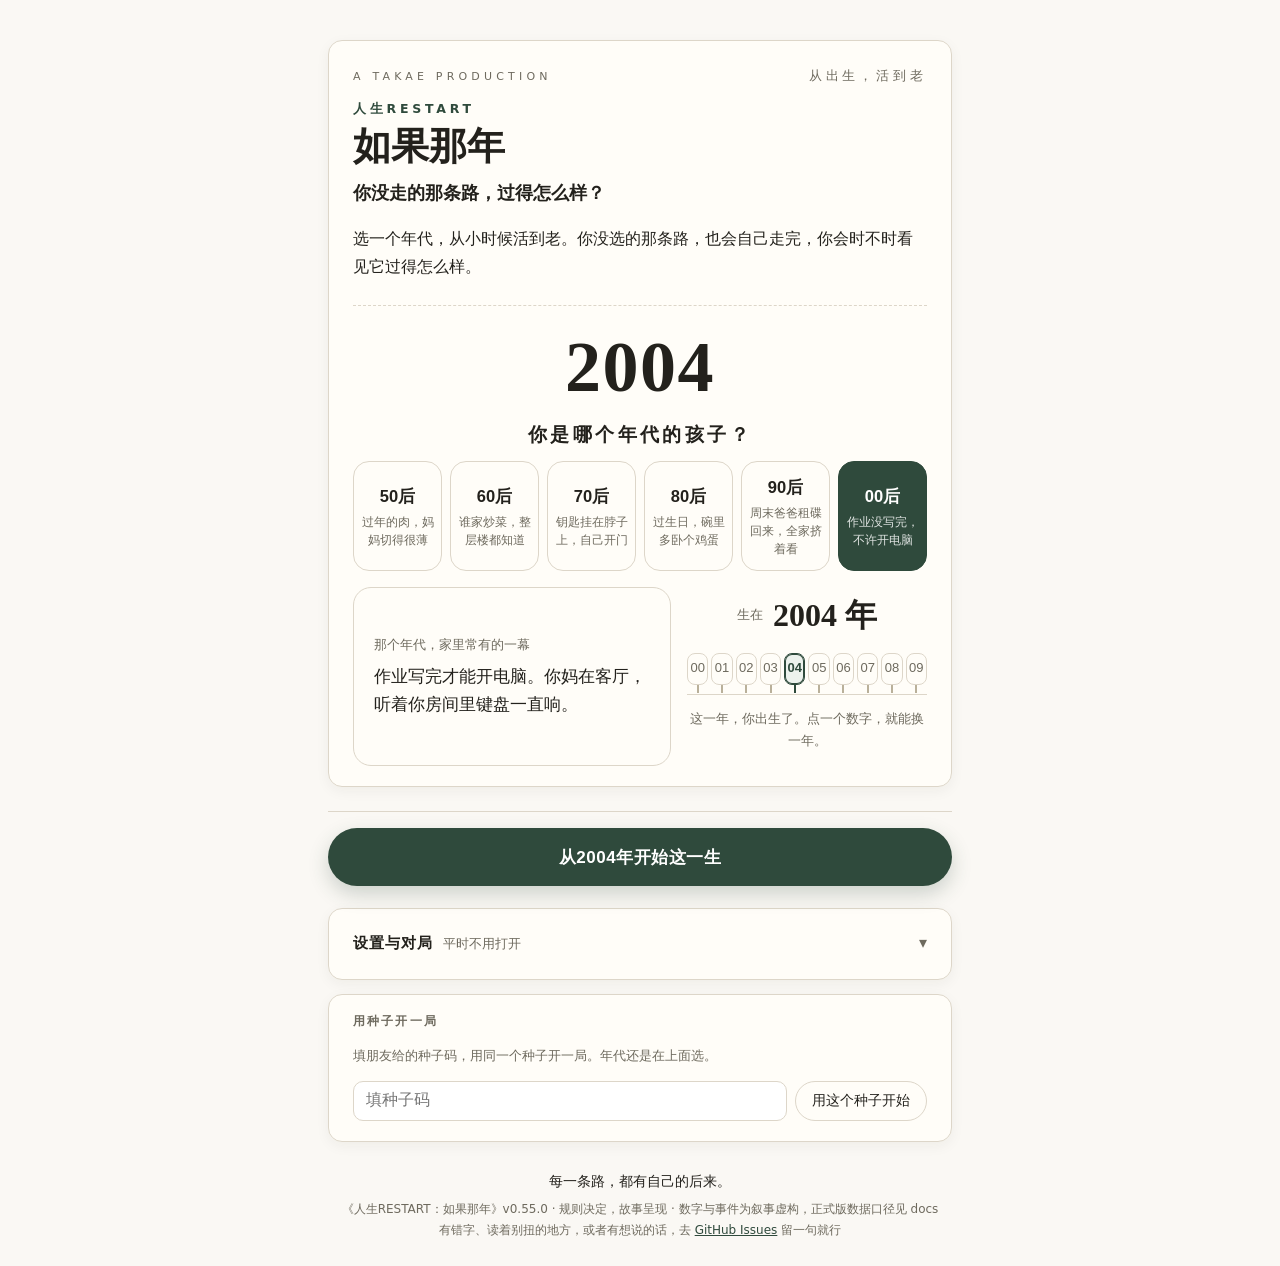
<file: index.html>
<!DOCTYPE html>
<html lang="zh-CN">
<head>
<meta charset="utf-8">
<meta name="viewport" content="width=device-width, initial-scale=1, viewport-fit=cover">
<meta property="og:type" content="website">
<meta property="og:title" content="人生RESTART：如果那年">
<meta property="og:description" content="同样的运气，不同的选择。你敢看你的另一条路吗？">
<meta property="og:url" content="https://if-that-year.pages.dev/">
<meta property="og:image" content="https://if-that-year.pages.dev/og.png">
<meta name="twitter:card" content="summary_large_image">
<meta name="twitter:image" content="https://if-that-year.pages.dev/og.png">
<link rel="icon" href="data:image/svg+xml,%3Csvg xmlns='http://www.w3.org/2000/svg' viewBox='0 0 32 32'%3E%3Cpath d='M6 26 L16 16 M16 16 L26 6 M16 16 L26 20' stroke='%232F4A3C' stroke-width='3' fill='none' stroke-linecap='round'/%3E%3C/svg%3E">
<title>人生RESTART：如果那年</title>
<meta name="description" content="如果那年，你选了另一条路。选一条走到底，也看一眼没选的那条后来去了哪里。">
<link rel="stylesheet" href="src/style.css">
</head>
<body>
<div id="app" class="wrap"><section class="card"><h2>如果那年 · 另一条路</h2><p>正在把这一生铺开……如果这一页停在这里不动，多半是脚本没有加载完——检查一下网络，再刷新一次。</p></section></div>
<footer class="foot"><span class="foottag">每一条路，都有自己的后来。</span><br>《人生RESTART：如果那年》v0.55.0 · 规则决定，故事呈现 · 数字与事件为叙事虚构，正式版数据口径见 docs<br>有错字、读着别扭的地方，或者有想说的话，去 <a href="https://github.com/Toygaolingxiao/if-that-year/issues">GitHub Issues</a> 留一句就行</footer><script src="src/events.js"></script>
<script src="src/content/pool/pack1.js"></script>
<script src="src/content/pool/pack2.js"></script>
<script src="src/content/pool/pack3.js"></script>
<script src="src/content/pool/pack4.js"></script>
<script src="src/content/pool/pack5.js"></script>
<script src="src/content/pool/pack6.js"></script>
<script src="src/content/pool/pack9.js"></script>
<script src="src/content/pool/pack10.js"></script>
<script src="src/content/pool/pack11.js"></script>
<script src="src/content/pool/pack12.js"></script>
<script src="src/content/lines/side-and-steady.js"></script>
<script src="src/content/pool/pack14.js"></script>
<script src="src/content/pool/pack15.js"></script>
<script src="src/content/lines/exam.js"></script>
<script src="src/content/pool/pack17.js"></script>
<script src="src/content/pool/pack18.js"></script>
<script src="src/content/pool/pack19.js"></script>
<script src="src/content/pool/pack20.js"></script>
<script src="src/content/pool/pack21.js"></script>
<script src="src/content/pool/pack22.js"></script>
<script src="src/content/pool/pack23.js"></script>
<script src="src/content/lines/late-life.js"></script>
<script src="src/content/pool/pack25.js"></script>
<script src="src/content/pool/pack26.js"></script>
<script src="src/content/pool/pack27.js"></script>
<script src="src/content/pool/pack28.js"></script>
<script src="src/content/pool/pack29.js"></script>
<script src="src/content/pool/pack30.js"></script>
<script src="src/content/pool/pack33.js"></script>
<script src="src/content/pool/pack31.js"></script>
<script src="src/content/pool/pack32.js"></script>
<script src="src/content/pool/pack34.js"></script>
<script src="src/content/pool/pack35.js"></script>
<script src="src/content/lines/covenant.js"></script>
<script src="src/content/lines/process-beats.js"></script>
<script src="src/content/lines/abroad.js"></script>
<script src="src/content/era/era1955.js"></script>
<script src="src/content/era/era1965.js"></script>
<script src="src/content/era/era1978.js"></script>
<script src="src/content/era/era1985.js"></script>
<script src="src/content/era/era1995.js"></script>
<script src="src/content/prologue/cards.js"></script>
<script src="src/content/rare/synergy.js"></script>
<script src="src/content/registry-v023.js"></script>
<script src="src/content/registry-wp2.js"></script>
<script src="src/content/registry-wp3.js"></script>
<script src="src/content/registry-wp4.js"></script>
<script src="src/content/registry-wp5.js"></script>
<script src="src/content/registry-wp6.js"></script>
<script src="src/content/registry-wp7.js"></script>
<script src="src/content/registry-wp8.js"></script>
<script src="src/content/registry-retire.js"></script>
<script src="src/world/state.js"></script>
<script src="src/registry.js"></script>
<script src="src/anchors.js"></script>
<script src="src/rhythm.js"></script>
<script src="src/content/prologue/prologue.js"></script>
<script src="src/content/prologue/prologue-c1978.js"></script>
<script src="src/content/prologue/prologue-c1955.js"></script>
<script src="src/content/prologue/prologue-c1965.js"></script>
<script src="src/content/prologue/prologue-c1985.js"></script>
<script src="src/content/prologue/prologue-c1995.js"></script>
<script src="src/storylet.js"></script>
<!-- 已开启：同源 Pages Function 收集（v0.17.0），口径见 docs/ANALYTICS.md -->
<script>window.IFY_ANALYTICS = { enabled: true, endpoint: "/api/collect" };</script>
<script src="src/analytics.js"></script>
<script src="src/engine.js"></script>
<script src="src/world/apply.js"></script>
<script src="src/record.js"></script>
<script src="src/world/processes/parents.js"></script>
<script src="src/world/processes/spouse.js"></script>
<script src="src/world/processes/work.js"></script>
<script src="src/world/processes/house.js"></script>
<script src="src/world/processes/wage.js"></script>
<script src="src/world/processes/place.js"></script>
<script src="src/world/processes/health.js"></script>
<script src="src/scheduler.js"></script>
<script src="src/world/shadow-life.js"></script>
<script src="src/world/shadow-policy.js"></script>
<script src="src/views/stream.js"></script>
<script src="src/views/year.js"></script>
<script src="src/views/shadow.js"></script>
<script src="src/views/settlement.js"></script>
<script src="src/views/share.js"></script>
<script src="src/keepsake-config.js"></script>
<script src="src/views/keepsake.js"></script>
<script src="src/engine-boot.js"></script>
</body>
</html>
</file>
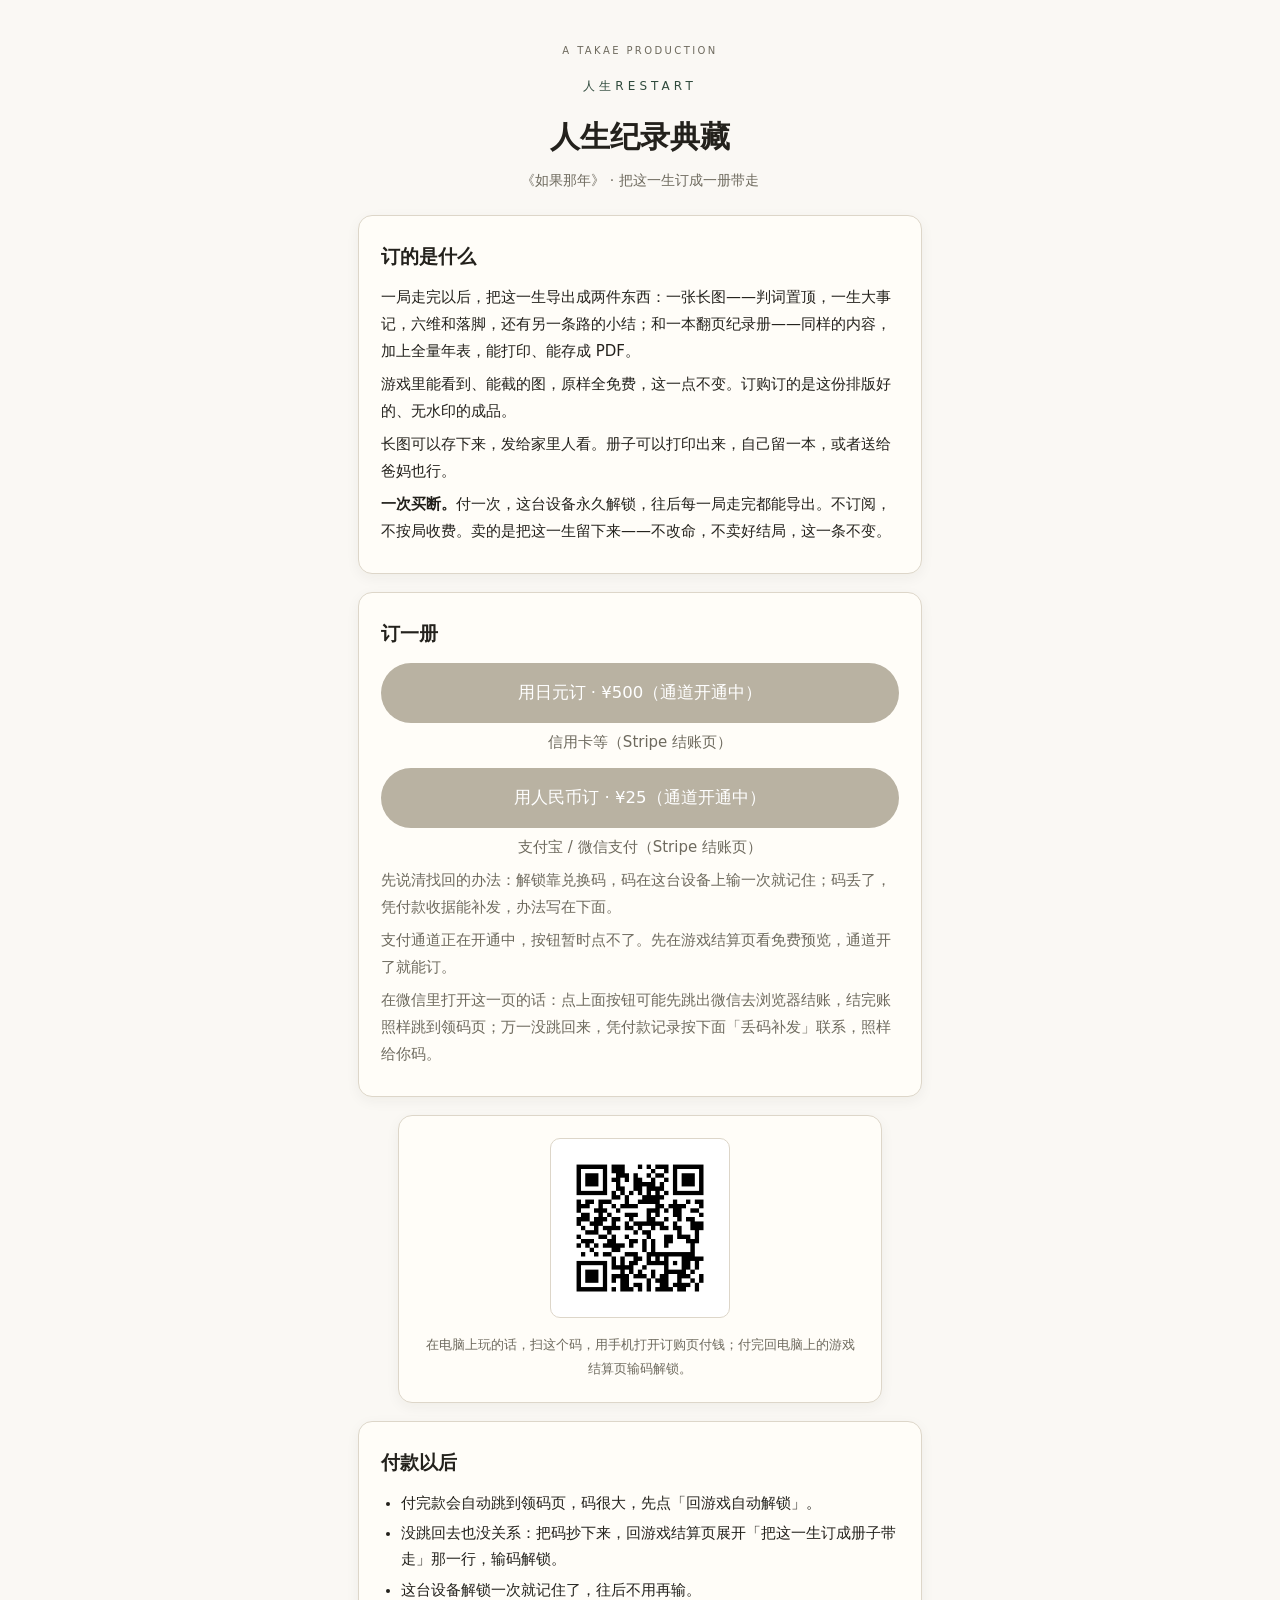
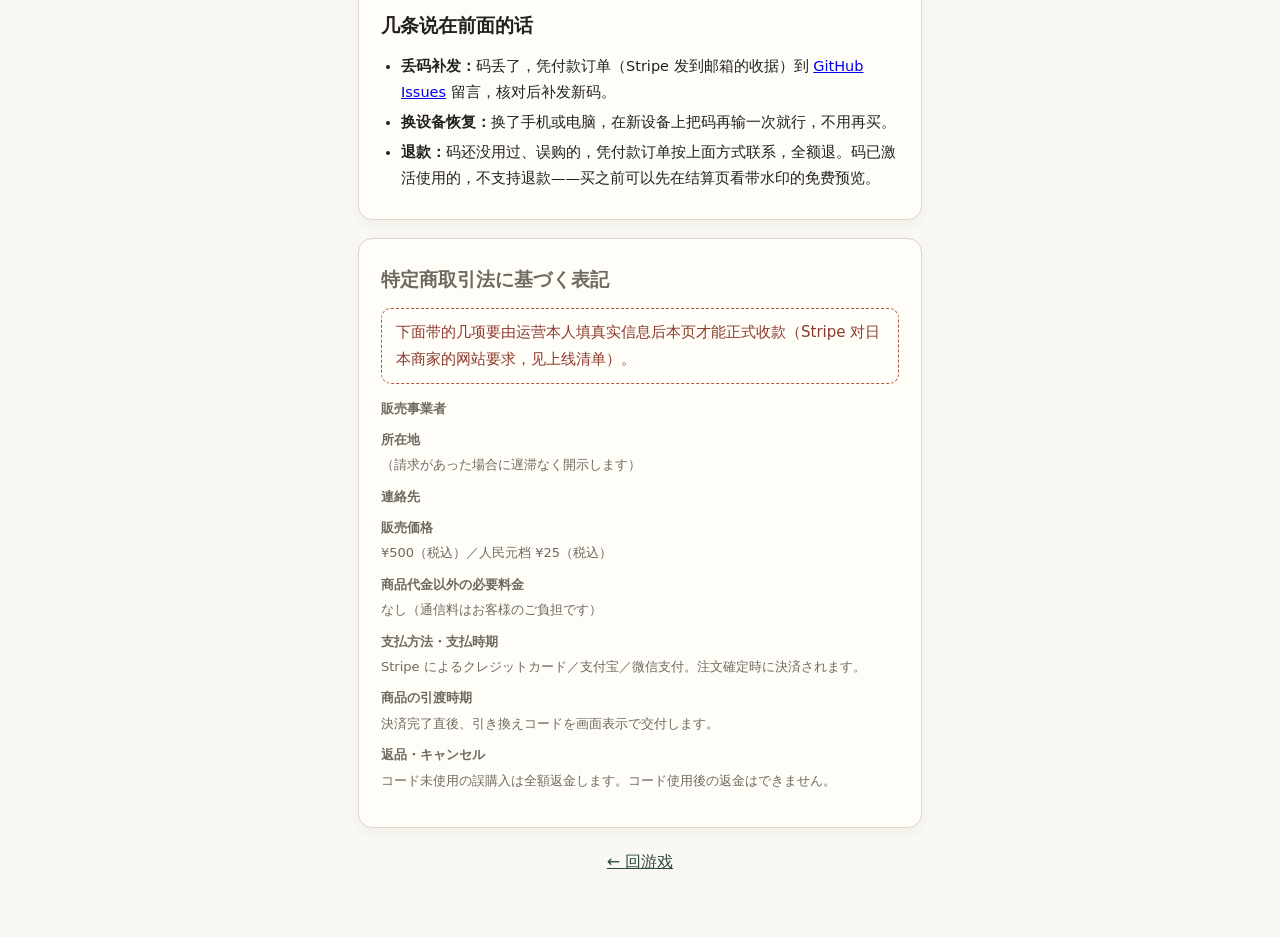
<file: buy.html>
<!DOCTYPE html>
<html lang="zh-CN">
<head>
<meta charset="utf-8">
<meta name="viewport" content="width=device-width, initial-scale=1">
<title>人生纪录典藏 · 订购 · 人生RESTART：如果那年</title>
<meta name="description" content="把这一生订成一册：无水印全尺寸长图 + 可打印的翻页纪录册。一次买断，本机永久，每局可导。">
<style>
:root{--paper:#FAF8F4;--card:#FFFDF8;--ink:#23211C;--pine:#2F4A3C;--line:#DDD6C9;--mut:#6E6A5E}
*{box-sizing:border-box}
body{margin:0;background:var(--paper);color:var(--ink);font-family:"Hiragino Sans","Noto Sans SC",system-ui,sans-serif;line-height:1.8}
.wrap{max-width:600px;margin:0 auto;padding:28px 18px 60px}
.prodcredit{font-size:10px;letter-spacing:.24em;color:var(--mut);text-align:center;margin-top:14px}
.eyebrow{font-size:12px;letter-spacing:.34em;color:var(--pine);text-align:center;margin-top:16px}
h1{font-family:Georgia,"Songti SC","Noto Serif SC",serif;text-align:center;font-size:30px;margin:8px 0 4px}
.sub{text-align:center;color:var(--mut);font-size:14px;margin:0 0 22px}
.card{background:var(--card);border:1px solid var(--line);border-radius:14px;padding:22px 22px;box-shadow:0 4px 14px rgba(35,33,28,.05);margin-bottom:18px}
.card h2{font-family:Georgia,"Songti SC","Noto Serif SC",serif;font-size:19px;margin:2px 0 10px}
.card p{margin:6px 0;font-size:15px}
.buybtn{display:block;text-align:center;background:var(--pine);color:#fff;text-decoration:none;border-radius:999px;padding:15px 20px;font-size:16.5px;margin:12px 0 6px;border:none;width:100%;cursor:pointer;font-family:inherit}
.buybtn.disabled{background:#B9B2A2;cursor:not-allowed}
.pricenote{text-align:center;color:var(--mut);font-size:13px;margin:0 0 4px}
.qr{text-align:center}
.qr img{width:180px;height:180px;border:1px solid var(--line);border-radius:10px;background:#fff;padding:8px}
.qr figcaption{font-size:13px;color:var(--mut);margin-top:6px}
ul{margin:6px 0;padding-left:20px}
li{font-size:14.5px;margin:4px 0}
.hint{font-size:13px;color:var(--mut)}
.backlink{display:block;text-align:center;margin-top:20px;color:var(--pine)}
.legal{font-size:13px;color:var(--mut)}
.legal dt{font-weight:700;margin-top:8px}
.legal dd{margin:2px 0 0}
.todo{border:1.5px dashed #B3573F;color:#8C3A2B;border-radius:10px;padding:10px 14px;font-size:13.5px}
</style>
</head>
<body>
<div class="wrap">
<p class="prodcredit">A TAKAE PRODUCTION</p>
<p class="eyebrow">人生RESTART</p>
<h1>人生纪录典藏</h1>
<p class="sub">《如果那年》 · 把这一生订成一册带走</p>

<section class="card">
<h2>订的是什么</h2>
<p>一局走完以后，把这一生导出成两件东西：一张长图——判词置顶，一生大事记，六维和落脚，还有另一条路的小结；和一本翻页纪录册——同样的内容，加上全量年表，能打印、能存成 PDF。</p>
<p>游戏里能看到、能截的图，原样全免费，这一点不变。订购订的是这份排版好的、无水印的成品。</p>
<p>长图可以存下来，发给家里人看。册子可以打印出来，自己留一本，或者送给爸妈也行。</p>
<p><strong>一次买断。</strong>付一次，这台设备永久解锁，往后每一局走完都能导出。不订阅，不按局收费。卖的是把这一生留下来——不改命，不卖好结局，这一条不变。</p>
</section>

<section class="card">
<h2>订一册</h2>
<a class="buybtn" id="buy-jpy" href="#" rel="noopener">用日元订 · ¥500</a>
<p class="pricenote">信用卡等（Stripe 结账页）</p>
<a class="buybtn" id="buy-cny" href="#" rel="noopener">用人民币订 · ¥25</a>
<p class="pricenote">支付宝 / 微信支付（Stripe 结账页）</p>
<p class="hint">先说清找回的办法：解锁靠兑换码，码在这台设备上输一次就记住；码丢了，凭付款收据能补发，办法写在下面。</p>
<p class="hint" id="pay-note"></p>
<p class="hint">在微信里打开这一页的话：点上面按钮可能先跳出微信去浏览器结账，结完账照样跳到领码页；万一没跳回来，凭付款记录按下面「丢码补发」联系，照样给你码。</p>
</section>

<figure class="card qr">
<img src="buy-qr.png" alt="购买页二维码" width="180" height="180">
<figcaption>在电脑上玩的话，扫这个码，用手机打开订购页付钱；付完回电脑上的游戏结算页输码解锁。</figcaption>
</figure>

<section class="card">
<h2>付款以后</h2>
<ul>
<li>付完款会自动跳到领码页，码很大，先点「回游戏自动解锁」。</li>
<li>没跳回去也没关系：把码抄下来，回游戏结算页展开「把这一生订成册子带走」那一行，输码解锁。</li>
<li>这台设备解锁一次就记住了，往后不用再输。</li>
</ul>
<h2>几条说在前面的话</h2>
<ul>
<li><strong>丢码补发：</strong>码丢了，凭付款订单（Stripe 发到邮箱的收据）到 <a href="https://github.com/Toygaolingxiao/if-that-year/issues">GitHub Issues</a> 留言，核对后补发新码。</li>
<li><strong>换设备恢复：</strong>换了手机或电脑，在新设备上把码再输一次就行，不用再买。</li>
<li><strong>退款：</strong>码还没用过、误购的，凭付款订单按上面方式联系，全额退。码已激活使用的，不支持退款——买之前可以先在结算页看带水印的免费预览。</li>
</ul>
</section>

<section class="card legal">
<h2>特定商取引法に基づく表記</h2>
<p class="todo">下面带的几项要由运营本人填真实信息后本页才能正式收款（Stripe 对日本商家的网站要求，见上线清单）。</p>
<dl>
<dt>販売事業者</dt><dd></dd>
<dt>所在地</dt><dd>（請求があった場合に遅滞なく開示します）</dd>
<dt>連絡先</dt><dd></dd>
<dt>販売価格</dt><dd>¥500（税込）／人民元档 ¥25（税込）</dd>
<dt>商品代金以外の必要料金</dt><dd>なし（通信料はお客様のご負担です）</dd>
<dt>支払方法・支払時期</dt><dd>Stripe によるクレジットカード／支付宝／微信支付。注文確定時に決済されます。</dd>
<dt>商品の引渡時期</dt><dd>決済完了直後、引き換えコードを画面表示で交付します。</dd>
<dt>返品・キャンセル</dt><dd>コード未使用の誤購入は全額返金します。コード使用後の返金はできません。</dd>
</dl>
</section>

<a class="backlink" href="./">← 回游戏</a>
</div>
<script src="src/keepsake-config.js"></script>
<script>
(function () {
var cfg = window.IFY_KEEPSAKE || {};
var jpy = document.getElementById("buy-jpy");
var cny = document.getElementById("buy-cny");
var note = document.getElementById("pay-note");
function arm(el, link) {
if (link) {
el.href = link;
} else {
el.removeAttribute("href");
el.classList.add("disabled");
el.setAttribute("aria-disabled", "true");
el.textContent += "（通道开通中）";
el.addEventListener("click", function (e) { e.preventDefault();});
}
}
arm(jpy, cfg.payLinkJPY);
arm(cny, cfg.payLinkCNY);
if (!cfg.payLinkJPY &&!cfg.payLinkCNY) {
note.textContent = "支付通道正在开通中，按钮暂时点不了。先在游戏结算页看免费预览，通道开了就能订。";
}
})();
</script>
</body>
</html>
</file>
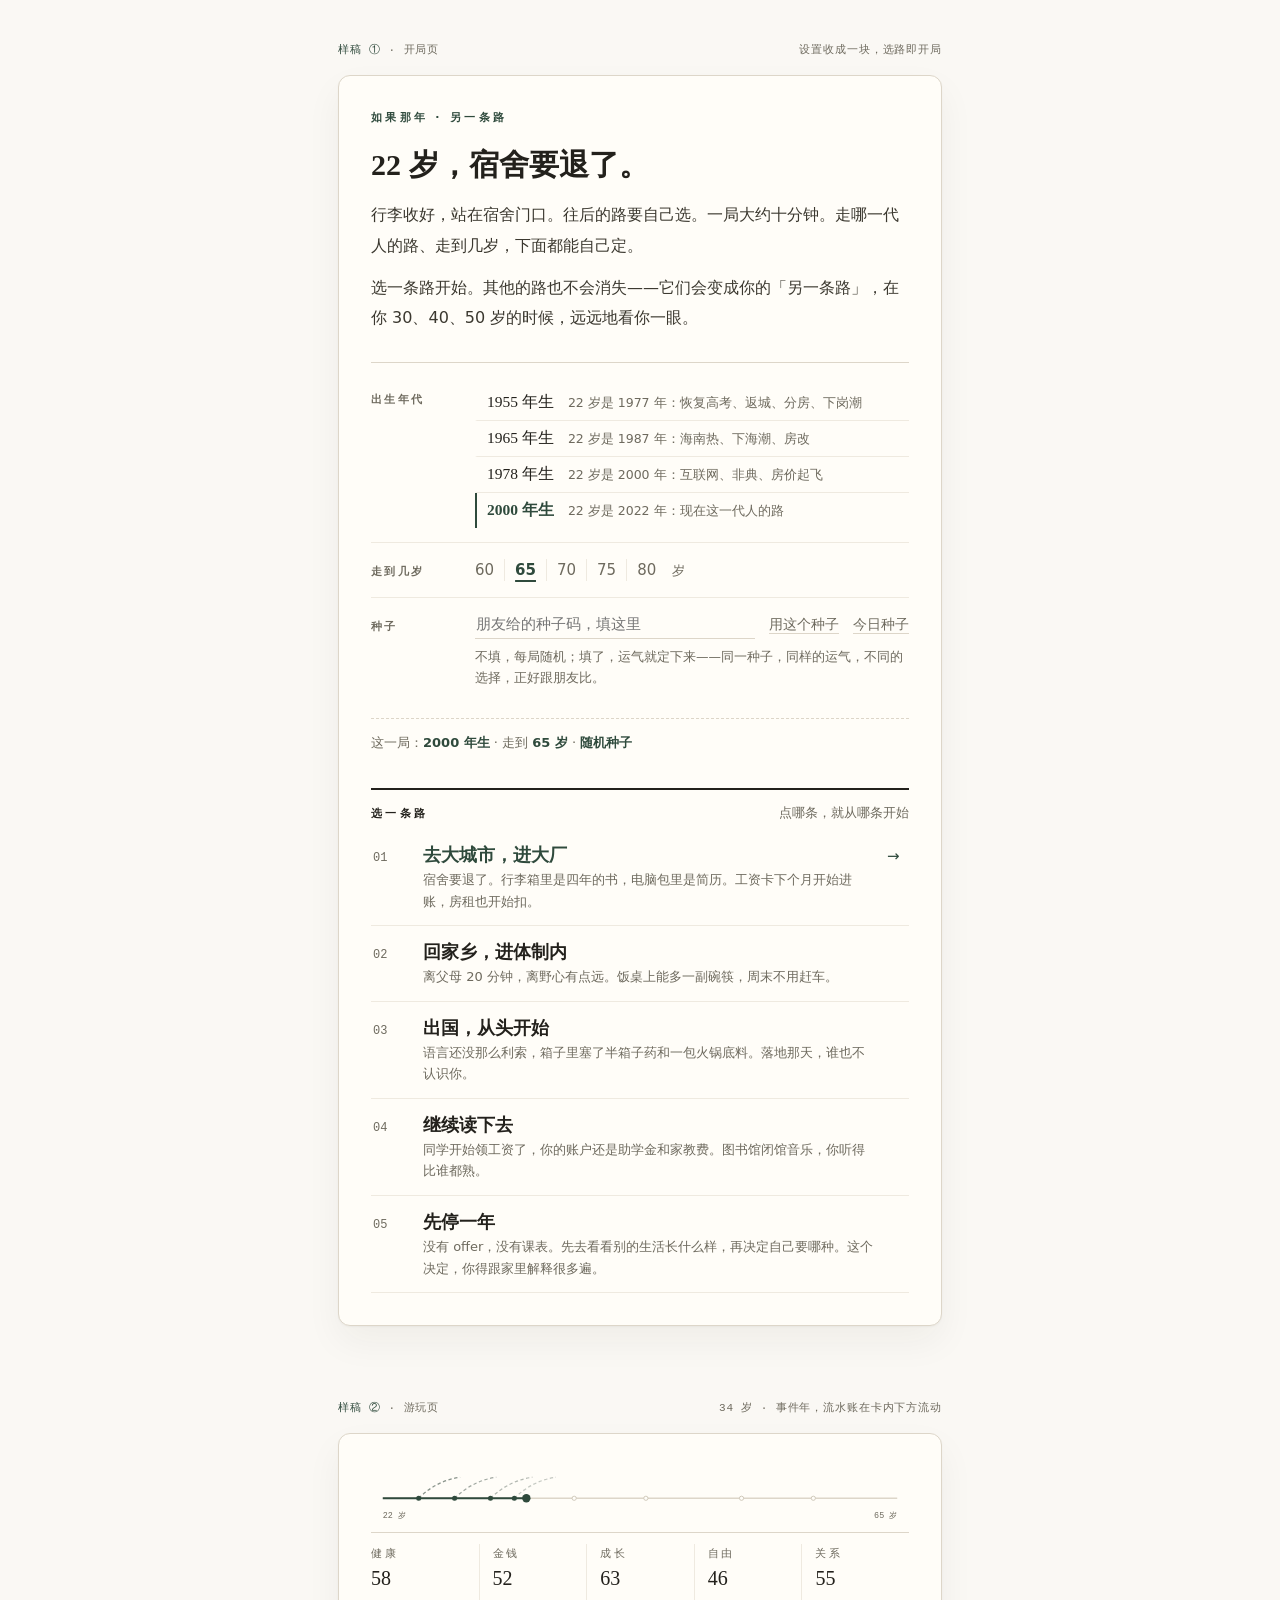
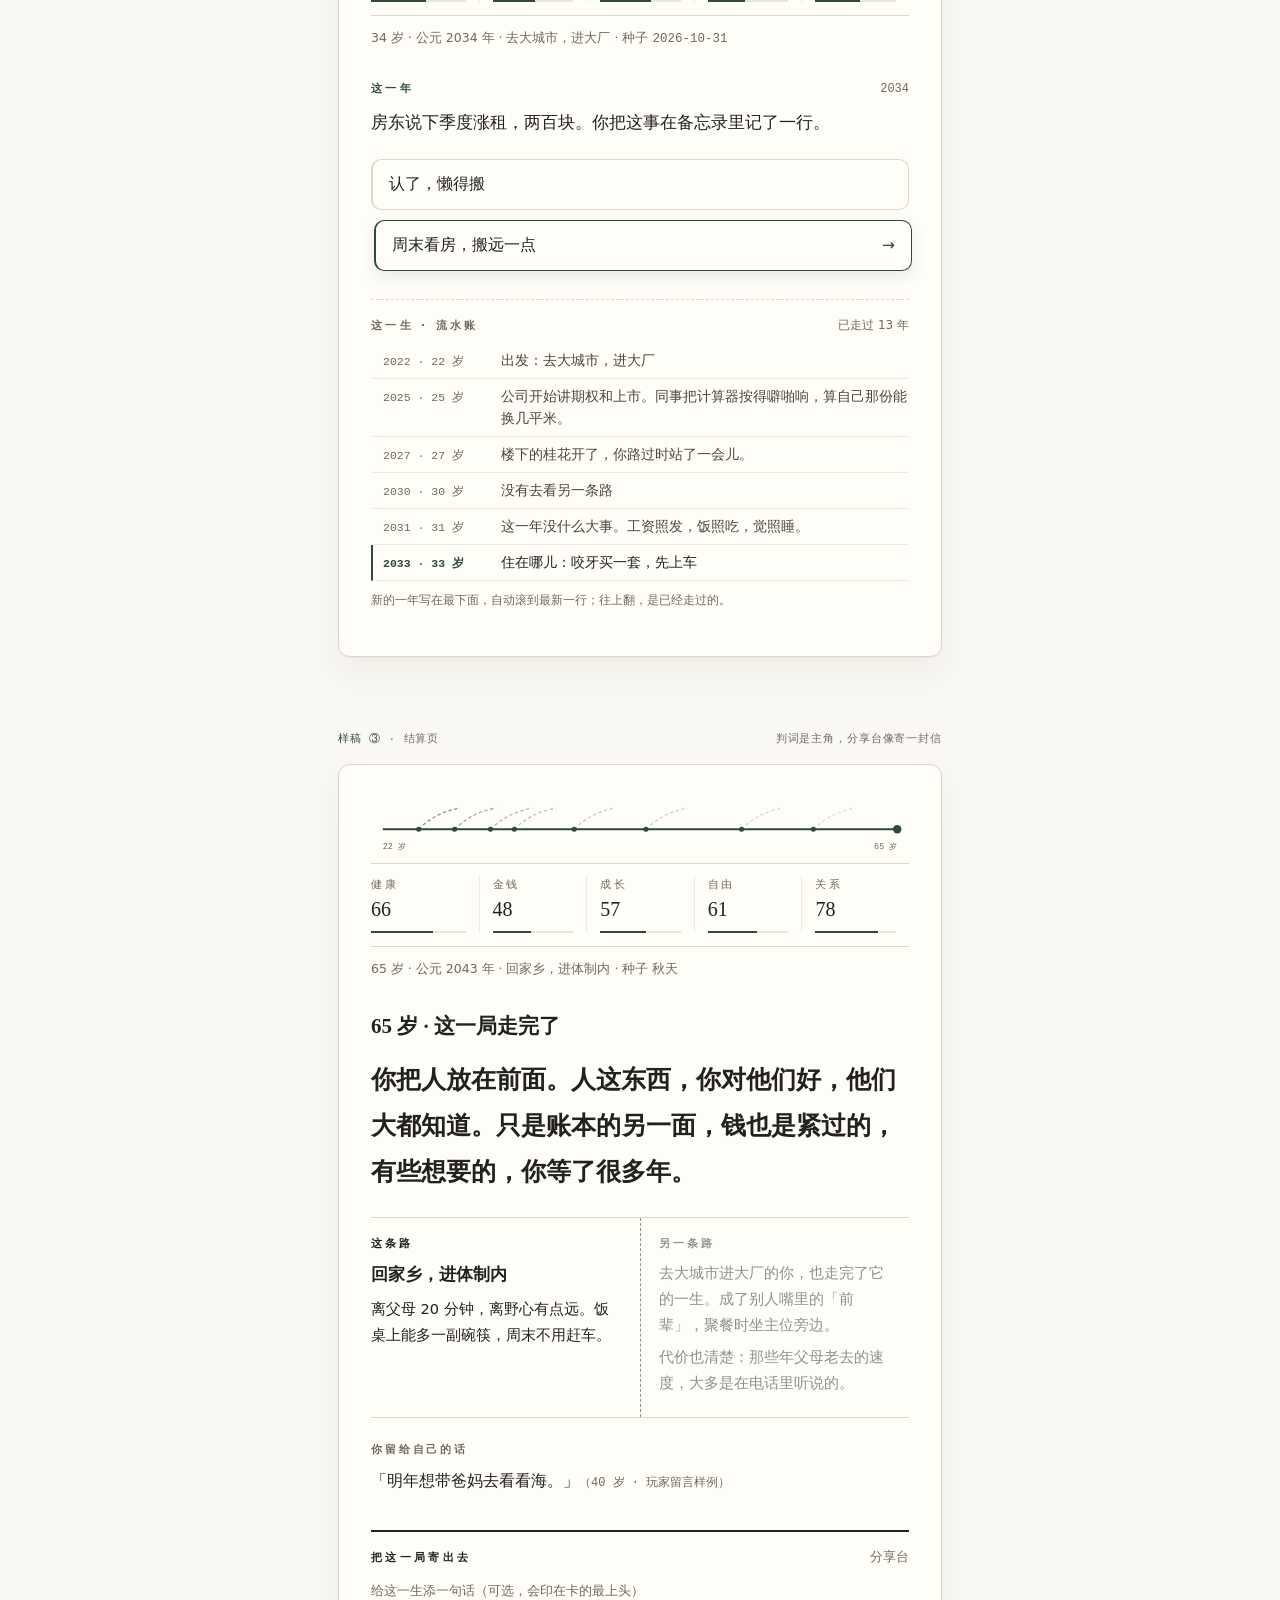
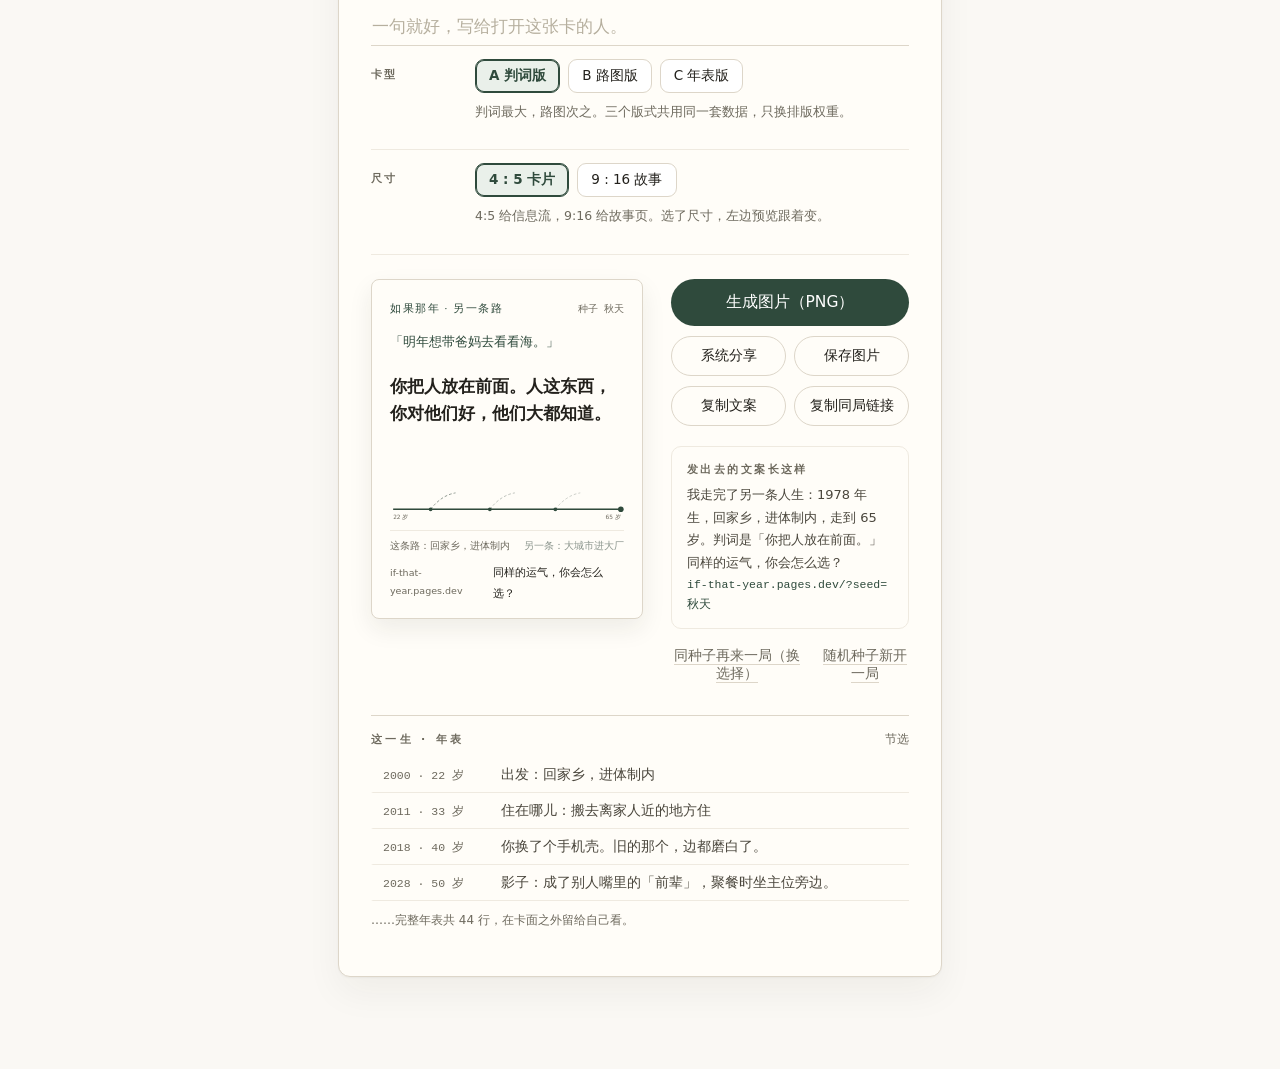
<file: docs/ui-proposals/ui1-refined.html>
<!DOCTYPE html>
<html lang="zh-CN">
<head>
<meta charset="utf-8">
<meta name="viewport" content="width=device-width, initial-scale=1">
<title>《如果那年》UI 样稿 · 方向一：克制精致化</title>
<style>
/* ===== 方向一：克制精致化 —— 在既定纸感体系内，靠排版、间距、细线取胜 ===== */
:root{
  --paper:#FAF8F4; --ink:#23211C; --accent:#2F4A3C; --line:#DDD6C9;
  --card:#FFFDF8; --mut:#6E6A5E; --shadow:#8A948C;
  --hair:#EFEAE0;        /* 比线色再浅一级的内部分隔线 */
  --accent-soft:#EAF0EA; /* 现版选中底色，沿用 */
  --serif:Georgia,"Songti SC","Noto Serif SC",serif;
  --sans:"Hiragino Sans","Noto Sans SC",system-ui,sans-serif;
  --mono:Menlo,Consolas,"SF Mono",monospace;
}
*{box-sizing:border-box}
body{margin:0;background:var(--paper);color:var(--ink);font-family:var(--sans);
  font-size:16px;line-height:1.9;-webkit-font-smoothing:antialiased}
.page{max-width:640px;margin:0 auto;padding:40px 18px 96px}

/* 样稿标注（不属于设计本身） */
.spec{display:flex;justify-content:space-between;align-items:baseline;gap:16px;
  margin:72px 0 14px;font-family:var(--mono);font-size:11px;color:var(--mut);letter-spacing:.08em}
.spec:first-child{margin-top:0}
.spec b{color:var(--accent);font-weight:400}

/* ===== 通用件 ===== */
.card{background:var(--card);border:1px solid var(--line);border-radius:12px;
  padding:32px;box-shadow:0 1px 2px rgba(35,33,28,.04),0 16px 36px rgba(35,33,28,.05)}
.eyebrow{font-size:11px;letter-spacing:.3em;color:var(--accent);font-weight:700;margin:0 0 14px}
.display{font-family:var(--serif);font-weight:600;font-size:30px;line-height:1.45;margin:0 0 14px}
.lead{margin:0 0 12px;color:#3B382F}
.lead:last-of-type{margin-bottom:0}
.caption{font-size:12.5px;color:var(--mut);line-height:1.7}
.mono{font-family:var(--mono)}

/* 设置区：一块、三行组、发丝线分隔 */
.setblock{border-top:1px solid var(--line);margin-top:28px;padding-top:8px}
.setrow{display:grid;grid-template-columns:88px 1fr;gap:16px;padding:14px 0;border-bottom:1px solid var(--hair)}
.setrow:last-of-type{border-bottom:none}
.setlab{font-size:11px;letter-spacing:.22em;color:var(--mut);font-weight:700;padding-top:5px}
.erarow{display:flex;align-items:baseline;gap:14px;width:100%;text-align:left;background:none;
  border:none;border-bottom:1px solid var(--hair);padding:7px 2px 7px 10px;cursor:pointer;
  font-family:var(--sans);color:var(--ink);border-left:2px solid transparent}
.erarow:last-child{border-bottom:none}
.erarow .nm{font-family:var(--serif);font-size:15.5px;white-space:nowrap}
.erarow .ds{font-size:12.5px;color:var(--mut);line-height:1.55}
.erarow.sel{border-left-color:var(--accent)}
.erarow.sel .nm{color:var(--accent);font-weight:700}
.segline{display:flex;align-items:baseline;flex-wrap:wrap;gap:0;padding-top:2px}
.segline button{background:none;border:none;padding:2px 10px;font-family:var(--sans);
  font-size:15px;color:var(--mut);cursor:pointer;border-left:1px solid var(--hair)}
.segline button:first-child{border-left:none;padding-left:0}
.segline button.sel{color:var(--accent);font-weight:700;text-decoration:underline;
  text-underline-offset:5px;text-decoration-thickness:1.5px}
.seedline{display:flex;align-items:center;gap:14px;flex-wrap:wrap}
.seedline input{flex:1;min-width:150px;border:none;border-bottom:1px solid var(--line);
  background:transparent;font-family:var(--mono);font-size:14.5px;padding:5px 1px;color:var(--ink);outline:none}
.seedline input:focus{border-bottom-color:var(--accent)}
.txtbtn{background:none;border:none;padding:2px 0;font-family:var(--sans);font-size:13.5px;
  color:var(--mut);cursor:pointer;text-decoration:underline;text-underline-offset:4px;text-decoration-color:var(--line)}
.txtbtn:hover{color:var(--accent);text-decoration-color:var(--accent)}
.recap{margin-top:16px;padding-top:12px;border-top:1px dashed var(--line);
  font-size:13px;color:var(--mut)}
.recap b{color:var(--accent);font-weight:600}

/* 路线表：目录页式，编号 + 发丝线，是全页唯一的「重」动作区 */
.routes{margin-top:32px}
.routes-head{display:flex;justify-content:space-between;align-items:baseline;
  border-top:2px solid var(--ink);padding-top:12px;margin-bottom:4px}
.routes-head .t{font-size:11px;letter-spacing:.3em;font-weight:700;color:var(--ink)}
.route{display:grid;grid-template-columns:38px 1fr 20px;gap:12px;align-items:baseline;
  width:100%;text-align:left;background:none;border:none;border-bottom:1px solid var(--hair);
  padding:13px 2px;cursor:pointer;font-family:var(--sans);color:var(--ink)}
.route .no{font-family:var(--mono);font-size:12px;color:var(--mut)}
.route .nm{font-family:var(--serif);font-size:17.5px;font-weight:600;display:block;line-height:1.5}
.route .ds{font-size:13px;color:var(--mut);line-height:1.65;display:block;margin-top:1px}
.route .arr{color:var(--accent);opacity:0;font-size:15px}
.route.hover .arr{opacity:1}
.route.hover .nm{color:var(--accent)}

/* 游玩页头部：路图 + 五维数据条 + 元信息 */
.road{display:block;width:100%;margin:2px 0 4px}
.stats5{display:grid;grid-template-columns:repeat(5,1fr);border-top:1px solid var(--line);
  border-bottom:1px solid var(--line);padding:11px 0 13px;margin-top:10px}
.s5{padding:0 13px;border-left:1px solid var(--hair)}
.s5:first-child{padding-left:0;border-left:none}
.s5-lab{display:block;font-size:11px;letter-spacing:.24em;color:var(--mut)}
.s5-val{font-family:var(--serif);font-size:20px;line-height:1.35}
.s5-bar{display:block;height:2px;background:#EAE5D8;margin-top:5px}
.s5-bar i{display:block;height:100%;background:var(--accent)}
.meta{font-size:12.5px;color:var(--mut);margin:10px 0 0}
.event-kicker{display:flex;justify-content:space-between;align-items:baseline;margin:26px 0 6px}
.event-kicker .k{font-size:11px;letter-spacing:.3em;color:var(--accent);font-weight:700}
.event-kicker .yr{font-family:var(--mono);font-size:12px;color:var(--mut)}
.body{font-size:16.5px;line-height:1.95;margin:0}
.choices{margin-top:20px;display:grid;gap:10px}
.choice{display:flex;justify-content:space-between;align-items:center;gap:12px;width:100%;
  text-align:left;background:var(--card);border:1px solid var(--line);border-left:2px solid var(--line);
  border-radius:10px;padding:14px 16px;font-family:var(--sans);font-size:15.5px;color:var(--ink);cursor:pointer}
.choice .arr{color:var(--accent);opacity:0}
.choice.hover{border-color:var(--accent);border-left-color:var(--accent);transform:translateX(3px);
  box-shadow:0 6px 16px rgba(47,74,60,.10)}
.choice.hover .arr{opacity:1}

/* 流水账：账本式两列，年份等宽，最新一行用松绿标出 */
.streamwrap{border-top:1px dashed var(--line);margin-top:28px;padding-top:14px}
.stream-head{display:flex;justify-content:space-between;align-items:baseline;margin-bottom:6px}
.stream-head .t{font-size:11px;letter-spacing:.3em;color:var(--mut);font-weight:700}
.stream-head .n{font-size:12px;color:var(--mut)}
.srow{display:grid;grid-template-columns:104px 1fr;gap:14px;padding:6px 2px 6px 10px;
  border-bottom:1px solid var(--hair);border-left:2px solid transparent;
  font-size:13.5px;line-height:1.7;color:#4A463C}
.srow:last-child{border-bottom:none}
.srow .yr{font-family:var(--mono);font-size:11.5px;color:var(--mut);padding-top:3px;white-space:nowrap}
.srow.last{border-left-color:var(--accent);color:var(--ink)}
.srow.last .yr{color:var(--accent);font-weight:700}
.stream-note{font-size:12px;color:var(--mut);margin-top:8px}

/* 结算页 */
.end-title{font-family:var(--serif);font-size:21px;font-weight:600;margin:24px 0 4px}
.verdict{font-family:var(--serif);font-size:25px;line-height:1.85;font-weight:600;margin:10px 0 6px}
.contrast{display:grid;grid-template-columns:1fr 1fr;gap:0;margin-top:22px;
  border-top:1px solid var(--line);border-bottom:1px solid var(--line)}
.contrast .col{padding:16px 18px 14px 0}
.contrast .col.shadow-col{padding-left:18px;border-left:1px dashed var(--shadow);color:var(--shadow)}
.contrast .lab{font-size:11px;letter-spacing:.26em;font-weight:700;margin:0 0 6px}
.contrast .col.shadow-col .lab{color:var(--shadow)}
.contrast p{margin:0 0 6px;font-size:14.5px;line-height:1.8}
.contrast .rt{font-family:var(--serif);font-size:16.5px;font-weight:600;color:var(--ink)}
.refl-block{margin-top:22px}
.refl-block .lab{font-size:11px;letter-spacing:.26em;color:var(--mut);font-weight:700;margin:0 0 6px}
.refl{font-family:var(--serif);font-size:15.5px;margin:0}
.refl .age{font-family:var(--mono);font-size:12px;color:var(--mut)}

/* 分享台：寄出一封信的台面，一主多静 */
.share{margin-top:34px;border-top:2px solid var(--ink);padding-top:14px}
.share-head{display:flex;justify-content:space-between;align-items:baseline;margin-bottom:6px}
.share-head .t{font-size:11px;letter-spacing:.3em;font-weight:700}
.letter-input{width:100%;border:none;border-bottom:1px solid var(--line);background:transparent;
  font-family:var(--serif);font-size:16.5px;padding:8px 1px;color:var(--ink);outline:none;margin-top:4px}
.letter-input:focus{border-bottom-color:var(--accent)}
.letter-input::placeholder{color:#B6AF9E}
.optrow{display:grid;grid-template-columns:88px 1fr;gap:16px;padding:13px 0;border-bottom:1px solid var(--hair);align-items:start}
.optlab{font-size:11px;letter-spacing:.22em;color:var(--mut);font-weight:700;padding-top:6px}
.seg{display:flex;gap:8px;flex-wrap:wrap}
.seg button{background:#fff;border:1px solid var(--line);border-radius:9px;padding:7px 13px;
  font-family:var(--sans);font-size:13.5px;color:var(--ink);cursor:pointer}
.seg button.sel{border-color:var(--accent);background:var(--accent-soft);
  box-shadow:inset 0 0 0 1px var(--accent);color:var(--accent);font-weight:600}
.opt-note{font-size:12.5px;color:var(--mut);margin-top:7px}
.share-grid{display:grid;grid-template-columns:272px 1fr;gap:28px;margin-top:24px;align-items:start}
/* 卡预览：按出图五区原样缩小，与真实卡同构 */
.pcard{background:#FFFDF8;border:1px solid var(--line);border-radius:8px;aspect-ratio:4/5;
  padding:18px 18px 14px;box-shadow:0 10px 24px rgba(35,33,28,.08);display:flex;flex-direction:column}
.pcard .top{display:flex;justify-content:space-between;align-items:baseline;
  font-family:var(--serif);font-size:11px;color:var(--accent);letter-spacing:.14em}
.pcard .top .sd{font-family:var(--mono);font-size:9.5px;color:var(--mut);letter-spacing:0}
.pcard .msg{font-family:var(--serif);font-size:12.5px;color:var(--accent);margin-top:12px}
.pcard .vd{font-family:var(--serif);font-size:16.5px;font-weight:600;line-height:1.65;margin-top:6px}
.pcard .proad{margin-top:auto}
.pcard .vs{display:flex;justify-content:space-between;gap:10px;font-size:9.5px;color:var(--mut);
  border-top:1px solid var(--hair);padding-top:8px;margin-top:10px;line-height:1.55}
.pcard .vs .sh{color:var(--shadow)}
.pcard .foot2{display:flex;justify-content:space-between;align-items:baseline;margin-top:8px;
  font-size:9.5px;color:var(--mut)}
.pcard .foot2 .hook{font-family:var(--serif);font-size:11px;color:var(--ink)}
.actions .primary{display:block;width:100%;background:var(--accent);color:#fff;border:none;
  border-radius:999px;padding:13px 24px;font-family:var(--sans);font-size:15.5px;cursor:pointer}
.actions .quiet{display:flex;gap:8px;margin-top:10px}
.actions .ghost{flex:1;background:none;border:1px solid var(--line);border-radius:999px;
  padding:10px 12px;font-family:var(--sans);font-size:13.5px;color:var(--ink);cursor:pointer}
.actions .again{display:flex;gap:18px;margin-top:16px}
.post-preview{margin-top:20px;border:1px solid var(--hair);border-radius:10px;padding:13px 15px}
.post-preview .lab{font-size:11px;letter-spacing:.22em;color:var(--mut);font-weight:700;margin:0 0 5px}
.post-preview p{margin:0;font-size:13px;color:#4A463C;line-height:1.75}
.post-preview .lk{font-family:var(--mono);font-size:11.5px;color:var(--accent)}

/* 结算年表（节选） */
.timeline{margin-top:30px;border-top:1px solid var(--line);padding-top:12px}
.timeline .srow{grid-template-columns:104px 1fr}
.more-line{font-size:12px;color:var(--mut);margin-top:8px}

@media (max-width:560px){
  .card{padding:24px 19px}
  .display{font-size:26px}
  .setrow,.optrow{grid-template-columns:1fr;gap:6px}
  .setlab,.optlab{padding-top:0}
  .contrast{grid-template-columns:1fr}
  .contrast .col.shadow-col{padding-left:0;border-left:none;border-top:1px dashed var(--shadow);padding-top:14px}
  .share-grid{grid-template-columns:1fr}
  .pcard{max-width:300px}
  .s5{padding:0 8px}
  .verdict{font-size:22px}
}
</style>
</head>
<body>
<div class="page">

<!-- ================= 样稿 ① 开局页 ================= -->
<p class="spec"><span><b>样稿 ①</b> · 开局页</span><span>设置收成一块，选路即开局</span></p>
<section class="card">
  <p class="eyebrow">如果那年 · 另一条路</p>
  <h1 class="display">22 岁，宿舍要退了。</h1>
  <p class="lead">行李收好，站在宿舍门口。往后的路要自己选。一局大约十分钟。走哪一代人的路、走到几岁，下面都能自己定。</p>
  <p class="lead">选一条路开始。其他的路也不会消失——它们会变成你的「另一条路」，在你 30、40、50 岁的时候，远远地看你一眼。</p>

  <div class="setblock">
    <div class="setrow">
      <span class="setlab">出生年代</span>
      <div>
        <button class="erarow" type="button"><span class="nm">1955 年生</span><span class="ds">22 岁是 1977 年：恢复高考、返城、分房、下岗潮</span></button>
        <button class="erarow" type="button"><span class="nm">1965 年生</span><span class="ds">22 岁是 1987 年：海南热、下海潮、房改</span></button>
        <button class="erarow" type="button"><span class="nm">1978 年生</span><span class="ds">22 岁是 2000 年：互联网、非典、房价起飞</span></button>
        <button class="erarow sel" type="button"><span class="nm">2000 年生</span><span class="ds">22 岁是 2022 年：现在这一代人的路</span></button>
      </div>
    </div>
    <div class="setrow">
      <span class="setlab">走到几岁</span>
      <div class="segline">
        <button type="button">60</button><button type="button" class="sel">65</button><button type="button">70</button><button type="button">75</button><button type="button">80</button><span class="caption" style="margin-left:6px">岁</span>
      </div>
    </div>
    <div class="setrow">
      <span class="setlab">种子</span>
      <div>
        <div class="seedline">
          <input type="text" placeholder="朋友给的种子码，填这里">
          <button class="txtbtn" type="button">用这个种子</button>
          <button class="txtbtn" type="button">今日种子</button>
        </div>
        <p class="caption" style="margin:7px 0 0">不填，每局随机；填了，运气就定下来——同一种子，同样的运气，不同的选择，正好跟朋友比。</p>
      </div>
    </div>
    <p class="recap">这一局：<b>2000 年生</b> · 走到 <b>65 岁</b> · <b>随机种子</b></p>
  </div>

  <div class="routes">
    <div class="routes-head"><span class="t">选一条路</span><span class="caption">点哪条，就从哪条开始</span></div>
    <button class="route hover" type="button"><span class="no">01</span><span><span class="nm">去大城市，进大厂</span><span class="ds">宿舍要退了。行李箱里是四年的书，电脑包里是简历。工资卡下个月开始进账，房租也开始扣。</span></span><span class="arr">→</span></button>
    <button class="route" type="button"><span class="no">02</span><span><span class="nm">回家乡，进体制内</span><span class="ds">离父母 20 分钟，离野心有点远。饭桌上能多一副碗筷，周末不用赶车。</span></span><span class="arr">→</span></button>
    <button class="route" type="button"><span class="no">03</span><span><span class="nm">出国，从头开始</span><span class="ds">语言还没那么利索，箱子里塞了半箱子药和一包火锅底料。落地那天，谁也不认识你。</span></span><span class="arr">→</span></button>
    <button class="route" type="button"><span class="no">04</span><span><span class="nm">继续读下去</span><span class="ds">同学开始领工资了，你的账户还是助学金和家教费。图书馆闭馆音乐，你听得比谁都熟。</span></span><span class="arr">→</span></button>
    <button class="route" type="button"><span class="no">05</span><span><span class="nm">先停一年</span><span class="ds">没有 offer，没有课表。先去看看别的生活长什么样，再决定自己要哪种。这个决定，你得跟家里解释很多遍。</span></span><span class="arr">→</span></button>
  </div>
</section>

<!-- ================= 样稿 ② 游玩页 ================= -->
<p class="spec"><span><b>样稿 ②</b> · 游玩页</span><span>34 岁 · 事件年，流水账在卡内下方流动</span></p>
<section class="card">
  <svg class="road" viewBox="0 0 640 64" aria-hidden="true">
    <line x1="14" y1="36" x2="626" y2="36" stroke="#DDD6C9" stroke-width="2"/>
    <!-- 已走过的分岔：虚线支路是没走的那条，影子灰绿 -->
    <path d="M56.7,36 Q78,15 106,11" fill="none" stroke="#8A948C" stroke-width="1.5" stroke-dasharray="4 3"/>
    <path d="M99.4,36 Q121,15 149,11" fill="none" stroke="#8A948C" stroke-width="1.5" stroke-dasharray="4 3" opacity=".8"/>
    <path d="M142.1,36 Q164,15 192,11" fill="none" stroke="#8A948C" stroke-width="1.5" stroke-dasharray="4 3" opacity=".65"/>
    <path d="M170.5,36 Q192,15 220,11" fill="none" stroke="#8A948C" stroke-width="1.5" stroke-dasharray="4 3" opacity=".5"/>
    <!-- 还没到的分岔 -->
    <circle cx="241.7" cy="36" r="2.5" fill="#FFFDF8" stroke="#C9C2B2"/>
    <circle cx="327" cy="36" r="2.5" fill="#FFFDF8" stroke="#C9C2B2"/>
    <circle cx="440.8" cy="36" r="2.5" fill="#FFFDF8" stroke="#C9C2B2"/>
    <circle cx="526.2" cy="36" r="2.5" fill="#FFFDF8" stroke="#C9C2B2"/>
    <line x1="14" y1="36" x2="184.8" y2="36" stroke="#2F4A3C" stroke-width="2.5"/>
    <circle cx="56.7" cy="36" r="3" fill="#2F4A3C"/><circle cx="99.4" cy="36" r="3" fill="#2F4A3C"/>
    <circle cx="142.1" cy="36" r="3" fill="#2F4A3C"/><circle cx="170.5" cy="36" r="3" fill="#2F4A3C"/>
    <circle cx="184.8" cy="36" r="5" fill="#2F4A3C"/>
    <text x="14" y="59" font-size="10" fill="#6E6A5E" font-family="Menlo,Consolas,monospace">22 岁</text>
    <text x="626" y="59" font-size="10" fill="#6E6A5E" text-anchor="end" font-family="Menlo,Consolas,monospace">65 岁</text>
  </svg>

  <div class="stats5">
    <div class="s5"><span class="s5-lab">健康</span><span class="s5-val">58</span><span class="s5-bar"><i style="width:58%"></i></span></div>
    <div class="s5"><span class="s5-lab">金钱</span><span class="s5-val">52</span><span class="s5-bar"><i style="width:52%"></i></span></div>
    <div class="s5"><span class="s5-lab">成长</span><span class="s5-val">63</span><span class="s5-bar"><i style="width:63%"></i></span></div>
    <div class="s5"><span class="s5-lab">自由</span><span class="s5-val">46</span><span class="s5-bar"><i style="width:46%"></i></span></div>
    <div class="s5"><span class="s5-lab">关系</span><span class="s5-val">55</span><span class="s5-bar"><i style="width:55%"></i></span></div>
  </div>
  <p class="meta">34 岁 · 公元 2034 年 · 去大城市，进大厂 · 种子 <span class="mono">2026-10-31</span></p>

  <div class="event-kicker"><span class="k">这一年</span><span class="yr">2034</span></div>
  <p class="body">房东说下季度涨租，两百块。你把这事在备忘录里记了一行。</p>
  <div class="choices">
    <button class="choice" type="button"><span>认了，懒得搬</span><span class="arr">→</span></button>
    <button class="choice hover" type="button"><span>周末看房，搬远一点</span><span class="arr">→</span></button>
  </div>

  <div class="streamwrap">
    <div class="stream-head"><span class="t">这一生 · 流水账</span><span class="n">已走过 13 年</span></div>
    <div class="srow"><span class="yr">2022 · 22 岁</span><span>出发：去大城市，进大厂</span></div>
    <div class="srow"><span class="yr">2025 · 25 岁</span><span>公司开始讲期权和上市。同事把计算器按得噼啪响，算自己那份能换几平米。</span></div>
    <div class="srow"><span class="yr">2027 · 27 岁</span><span>楼下的桂花开了，你路过时站了一会儿。</span></div>
    <div class="srow"><span class="yr">2030 · 30 岁</span><span>没有去看另一条路</span></div>
    <div class="srow"><span class="yr">2031 · 31 岁</span><span>这一年没什么大事。工资照发，饭照吃，觉照睡。</span></div>
    <div class="srow last"><span class="yr">2033 · 33 岁</span><span>住在哪儿：咬牙买一套，先上车</span></div>
    <p class="stream-note">新的一年写在最下面，自动滚到最新一行；往上翻，是已经走过的。</p>
  </div>
</section>

<!-- ================= 样稿 ③ 结算页 ================= -->
<p class="spec"><span><b>样稿 ③</b> · 结算页</span><span>判词是主角，分享台像寄一封信</span></p>
<section class="card">
  <svg class="road" viewBox="0 0 640 64" aria-hidden="true">
    <line x1="14" y1="36" x2="626" y2="36" stroke="#DDD6C9" stroke-width="2"/>
    <path d="M56.7,36 Q78,15 106,11" fill="none" stroke="#8A948C" stroke-width="1.5" stroke-dasharray="4 3"/>
    <path d="M99.4,36 Q121,15 149,11" fill="none" stroke="#8A948C" stroke-width="1.5" stroke-dasharray="4 3" opacity=".85"/>
    <path d="M142.1,36 Q164,15 192,11" fill="none" stroke="#8A948C" stroke-width="1.5" stroke-dasharray="4 3" opacity=".7"/>
    <path d="M170.5,36 Q192,15 220,11" fill="none" stroke="#8A948C" stroke-width="1.5" stroke-dasharray="4 3" opacity=".6"/>
    <path d="M241.7,36 Q263,15 291,11" fill="none" stroke="#8A948C" stroke-width="1.5" stroke-dasharray="4 3" opacity=".5"/>
    <path d="M327,36 Q349,15 377,11" fill="none" stroke="#8A948C" stroke-width="1.5" stroke-dasharray="4 3" opacity=".42"/>
    <path d="M440.8,36 Q462,15 490,11" fill="none" stroke="#8A948C" stroke-width="1.5" stroke-dasharray="4 3" opacity=".35"/>
    <path d="M526.2,36 Q548,15 576,11" fill="none" stroke="#8A948C" stroke-width="1.5" stroke-dasharray="4 3" opacity=".3"/>
    <line x1="14" y1="36" x2="626" y2="36" stroke="#2F4A3C" stroke-width="2.5"/>
    <circle cx="56.7" cy="36" r="3" fill="#2F4A3C"/><circle cx="99.4" cy="36" r="3" fill="#2F4A3C"/>
    <circle cx="142.1" cy="36" r="3" fill="#2F4A3C"/><circle cx="170.5" cy="36" r="3" fill="#2F4A3C"/>
    <circle cx="241.7" cy="36" r="3" fill="#2F4A3C"/><circle cx="327" cy="36" r="3" fill="#2F4A3C"/>
    <circle cx="440.8" cy="36" r="3" fill="#2F4A3C"/><circle cx="526.2" cy="36" r="3" fill="#2F4A3C"/>
    <circle cx="626" cy="36" r="5" fill="#2F4A3C"/>
    <text x="14" y="59" font-size="10" fill="#6E6A5E" font-family="Menlo,Consolas,monospace">22 岁</text>
    <text x="626" y="59" font-size="10" fill="#6E6A5E" text-anchor="end" font-family="Menlo,Consolas,monospace">65 岁</text>
  </svg>

  <div class="stats5">
    <div class="s5"><span class="s5-lab">健康</span><span class="s5-val">66</span><span class="s5-bar"><i style="width:66%"></i></span></div>
    <div class="s5"><span class="s5-lab">金钱</span><span class="s5-val">48</span><span class="s5-bar"><i style="width:48%"></i></span></div>
    <div class="s5"><span class="s5-lab">成长</span><span class="s5-val">57</span><span class="s5-bar"><i style="width:57%"></i></span></div>
    <div class="s5"><span class="s5-lab">自由</span><span class="s5-val">61</span><span class="s5-bar"><i style="width:61%"></i></span></div>
    <div class="s5"><span class="s5-lab">关系</span><span class="s5-val">78</span><span class="s5-bar"><i style="width:78%"></i></span></div>
  </div>
  <p class="meta">65 岁 · 公元 2043 年 · 回家乡，进体制内 · 种子 <span class="mono">秋天</span></p>

  <h2 class="end-title">65 岁 · 这一局走完了</h2>
  <p class="verdict">你把人放在前面。人这东西，你对他们好，他们大都知道。只是账本的另一面，钱也是紧过的，有些想要的，你等了很多年。</p>

  <div class="contrast">
    <div class="col">
      <p class="lab">这条路</p>
      <p class="rt">回家乡，进体制内</p>
      <p>离父母 20 分钟，离野心有点远。饭桌上能多一副碗筷，周末不用赶车。</p>
    </div>
    <div class="col shadow-col">
      <p class="lab">另一条路</p>
      <p>去大城市进大厂的你，也走完了它的一生。成了别人嘴里的「前辈」，聚餐时坐主位旁边。</p>
      <p>代价也清楚：那些年父母老去的速度，大多是在电话里听说的。</p>
    </div>
  </div>

  <div class="refl-block">
    <p class="lab">你留给自己的话</p>
    <p class="refl">「明年想带爸妈去看看海。」<span class="age">（40 岁 · 玩家留言样例）</span></p>
  </div>

  <div class="share">
    <div class="share-head"><span class="t">把这一局寄出去</span><span class="caption">分享台</span></div>
    <label class="caption" for="msg1">给这一生添一句话（可选，会印在卡的最上头）</label>
    <input class="letter-input" id="msg1" type="text" placeholder="一句就好，写给打开这张卡的人。">
    <div class="optrow">
      <span class="optlab">卡型</span>
      <div>
        <div class="seg">
          <button type="button" class="sel">A 判词版</button><button type="button">B 路图版</button><button type="button">C 年表版</button>
        </div>
        <p class="opt-note">判词最大，路图次之。三个版式共用同一套数据，只换排版权重。</p>
      </div>
    </div>
    <div class="optrow">
      <span class="optlab">尺寸</span>
      <div>
        <div class="seg">
          <button type="button" class="sel">4 : 5 卡片</button><button type="button">9 : 16 故事</button>
        </div>
        <p class="opt-note">4:5 给信息流，9:16 给故事页。选了尺寸，左边预览跟着变。</p>
      </div>
    </div>

    <div class="share-grid">
      <div class="pcard" aria-label="分享卡预览（占位）">
        <div class="top"><span>如果那年 · 另一条路</span><span class="sd">种子 秋天</span></div>
        <p class="msg">「明年想带爸妈去看看海。」</p>
        <p class="vd">你把人放在前面。人这东西，你对他们好，他们大都知道。</p>
        <svg class="proad" viewBox="0 0 300 40" width="100%" aria-hidden="true">
          <line x1="4" y1="26" x2="296" y2="26" stroke="#DDD6C9" stroke-width="1.6"/>
          <path d="M52,26 Q66,8 84,5" fill="none" stroke="#8A948C" stroke-width="1.2" stroke-dasharray="3.5 2.6"/>
          <path d="M128,26 Q142,8 160,5" fill="none" stroke="#8A948C" stroke-width="1.2" stroke-dasharray="3.5 2.6" opacity=".6"/>
          <path d="M212,26 Q226,8 244,5" fill="none" stroke="#8A948C" stroke-width="1.2" stroke-dasharray="3.5 2.6" opacity=".45"/>
          <line x1="4" y1="26" x2="296" y2="26" stroke="#2F4A3C" stroke-width="2"/>
          <circle cx="52" cy="26" r="2.4" fill="#2F4A3C"/><circle cx="128" cy="26" r="2.4" fill="#2F4A3C"/>
          <circle cx="212" cy="26" r="2.4" fill="#2F4A3C"/><circle cx="296" cy="26" r="3.6" fill="#2F4A3C"/>
          <text x="4" y="39" font-size="7.5" fill="#6E6A5E">22 岁</text>
          <text x="296" y="39" font-size="7.5" fill="#6E6A5E" text-anchor="end">65 岁</text>
        </svg>
        <div class="vs"><span>这条路：回家乡，进体制内</span><span class="sh">另一条：大城市进大厂</span></div>
        <div class="foot2"><span>if-that-year.pages.dev</span><span class="hook">同样的运气，你会怎么选？</span></div>
      </div>

      <div class="actions">
        <button class="primary" type="button">生成图片（PNG）</button>
        <div class="quiet">
          <button class="ghost" type="button">系统分享</button>
          <button class="ghost" type="button">保存图片</button>
        </div>
        <div class="quiet">
          <button class="ghost" type="button">复制文案</button>
          <button class="ghost" type="button">复制同局链接</button>
        </div>
        <div class="post-preview">
          <p class="lab">发出去的文案长这样</p>
          <p>我走完了另一条人生：1978 年生，回家乡，进体制内，走到 65 岁。判词是「你把人放在前面。」同样的运气，你会怎么选？</p>
          <p class="lk">if-that-year.pages.dev/?seed=秋天</p>
        </div>
        <div class="again">
          <button class="txtbtn" type="button">同种子再来一局（换选择）</button>
          <button class="txtbtn" type="button">随机种子新开一局</button>
        </div>
      </div>
    </div>
  </div>

  <div class="timeline">
    <div class="stream-head"><span class="t">这一生 · 年表</span><span class="n">节选</span></div>
    <div class="srow"><span class="yr">2000 · 22 岁</span><span>出发：回家乡，进体制内</span></div>
    <div class="srow"><span class="yr">2011 · 33 岁</span><span>住在哪儿：搬去离家人近的地方住</span></div>
    <div class="srow"><span class="yr">2018 · 40 岁</span><span>你换了个手机壳。旧的那个，边都磨白了。</span></div>
    <div class="srow"><span class="yr">2028 · 50 岁</span><span>影子：成了别人嘴里的「前辈」，聚餐时坐主位旁边。</span></div>
    <p class="more-line">……完整年表共 44 行，在卡面之外留给自己看。</p>
  </div>
</section>

</div>
</body>
</html>
</file>
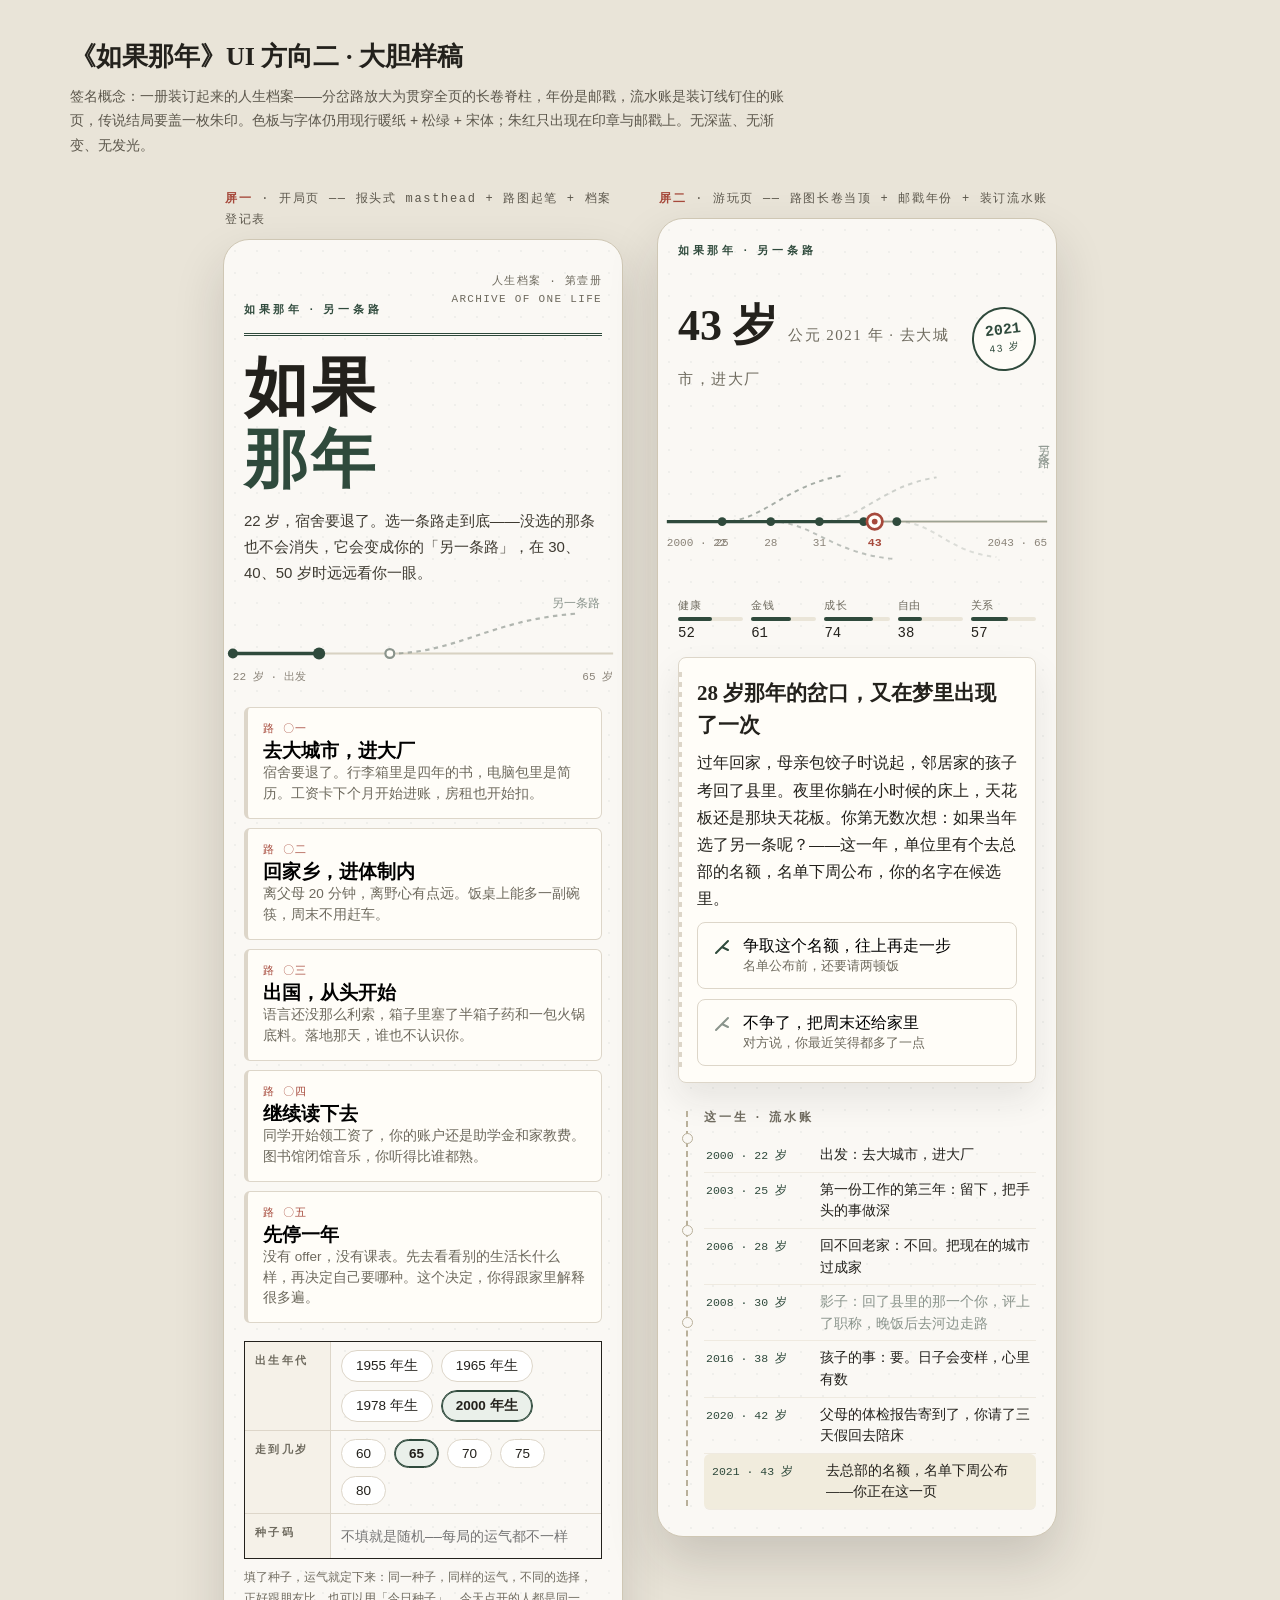
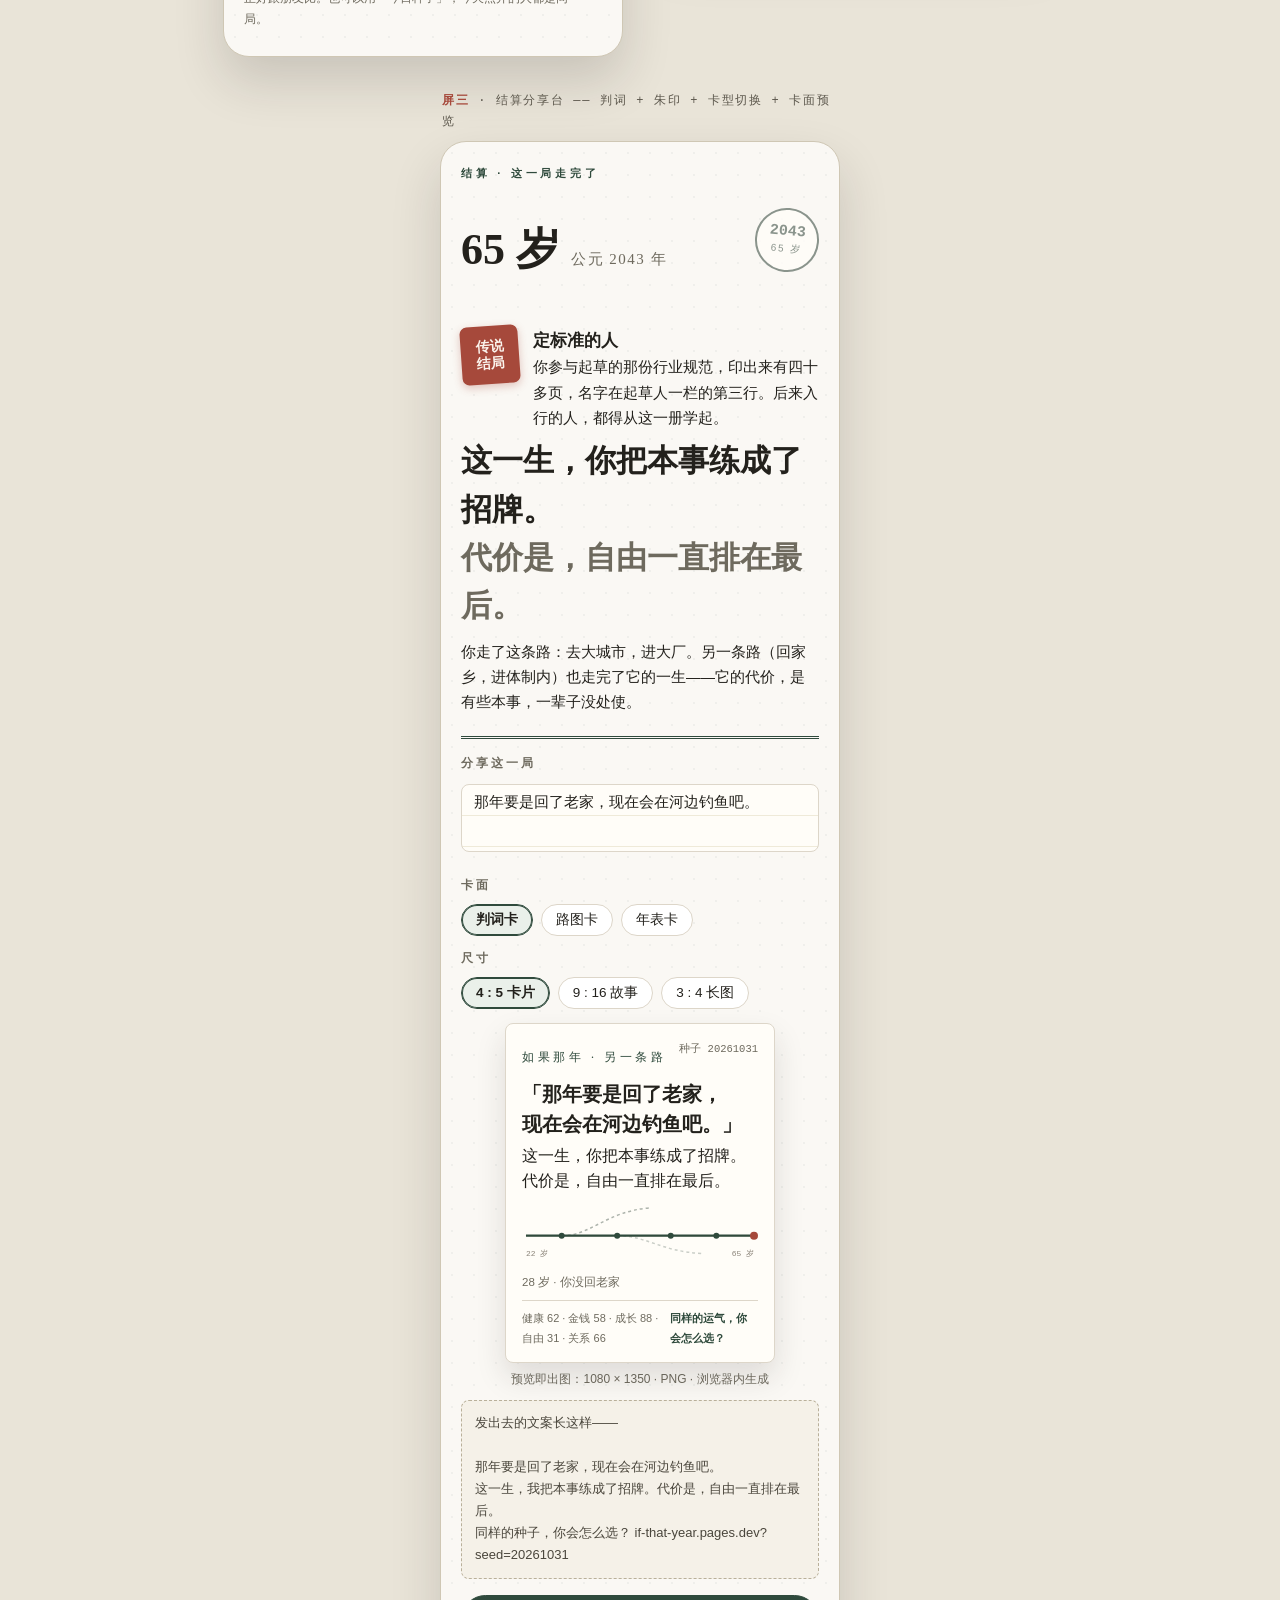
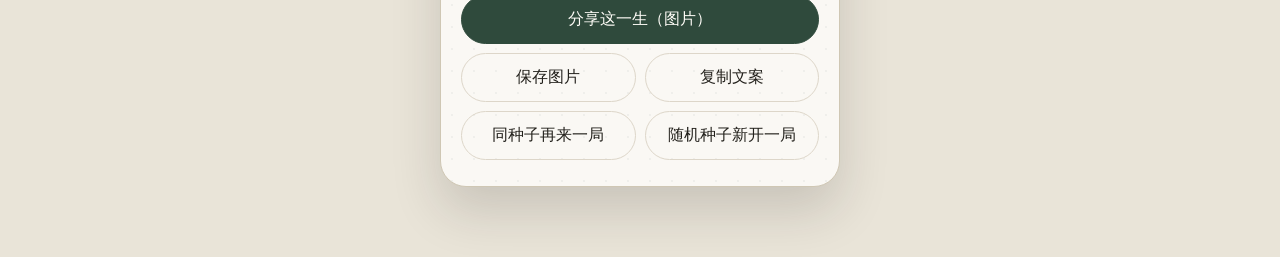
<file: docs/ui-proposals/ui2-bold.html>
<!DOCTYPE html>
<html lang="zh-CN">
<head>
<meta charset="utf-8">
<meta name="viewport" content="width=device-width, initial-scale=1">
<title>UI 方向二（大胆）样稿 · 如果那年</title>
<style>
:root{
  --paper:#FAF8F4; --card:#FFFDF8; --ink:#23211C; --mut:#6E6A5E;
  --line:#DDD6C9; --accent:#2F4A3C; --accent-soft:#EAF0EA;
  --shadow:#8A948C; --gold:#B08D3E; --seal:#A6493B;
  --serif:"Songti SC","STSong","Noto Serif SC",Georgia,serif;
  --sans:-apple-system,"PingFang SC","Hiragino Sans GB","Microsoft YaHei",sans-serif;
  --mono:"SF Mono",Menlo,Consolas,monospace;
}
*{box-sizing:border-box}
body{margin:0;background:#E9E4D8;color:var(--ink);font-family:var(--sans);line-height:1.75}
.pagehead{max-width:1180px;margin:0 auto;padding:34px 20px 6px}
.pagehead h1{font-family:var(--serif);font-size:26px;margin:0 0 4px}
.pagehead p{color:#5C574C;margin:0;font-size:14px;max-width:720px}
.deck{display:flex;flex-wrap:wrap;gap:34px;justify-content:center;max-width:1180px;margin:0 auto;padding:26px 20px 70px}
.screen{width:400px;flex:none}
.screencap{font-family:var(--mono);font-size:12px;letter-spacing:.14em;color:#5C574C;margin:0 2px 8px}
.screencap b{color:var(--seal)}
.frame{background:var(--paper);border:1px solid #CFC7B4;border-radius:26px;overflow:hidden;box-shadow:0 24px 50px rgba(35,33,28,.16);
  background-image:radial-gradient(rgba(47,74,60,.05) 1px,transparent 1.1px);background-size:22px 22px}
.in{padding:22px 20px 26px}
/* ---------- 通用原子 ---------- */
.kicker{font-size:11px;letter-spacing:.34em;color:var(--accent);font-weight:700;margin:0}
.stamp{display:inline-flex;flex-direction:column;align-items:center;justify-content:center;width:64px;height:64px;border:2px solid var(--accent);border-radius:50%;color:var(--accent);transform:rotate(-7deg);background:rgba(255,253,248,.85);flex:none}
.stamp b{font-family:var(--mono);font-size:15px;line-height:1.15}
.stamp span{font-size:10px;letter-spacing:.18em}
.stamp.shadow{border-color:var(--shadow);color:var(--shadow);transform:rotate(5deg)}
.seal{display:inline-flex;align-items:center;justify-content:center;width:58px;height:58px;background:var(--seal);color:#FBF3EC;border-radius:7px;font-family:var(--serif);font-weight:700;font-size:14px;line-height:1.25;text-align:center;transform:rotate(-4deg);box-shadow:0 3px 8px rgba(166,73,59,.3);flex:none;padding:4px}
.btn{display:block;width:100%;text-align:center;border-radius:999px;padding:13px 20px;font-size:15.5px;cursor:pointer;border:1px solid var(--accent);background:var(--accent);color:#FFFDF8;font-family:var(--sans)}
.btn.ghost{background:none;color:var(--ink);border-color:var(--line)}
.btn.ghost:hover{border-color:var(--accent);color:var(--accent)}
.chips{display:flex;gap:8px;flex-wrap:wrap}
.chip{border:1px solid var(--line);background:#fff;border-radius:999px;padding:6px 14px;font-size:13.5px;cursor:pointer;color:var(--ink)}
.chip.sel{border-color:var(--accent);background:var(--accent-soft);box-shadow:inset 0 0 0 1px var(--accent);font-weight:600}
/* ---------- 路图（签名） ---------- */
.roadwrap{position:relative;margin:0 -20px;padding:6px 0 0}
.roadlab{position:absolute;font-family:var(--serif);color:var(--shadow);font-size:12px;letter-spacing:.3em;writing-mode:vertical-rl}
/* ---------- 屏一 开局 ---------- */
.masthead{border-bottom:3px double var(--accent);padding-bottom:14px;margin-bottom:16px;display:flex;justify-content:space-between;align-items:flex-end}
.masthead .vol{font-family:var(--mono);font-size:11px;color:var(--mut);letter-spacing:.12em;text-align:right;line-height:1.6}
.bigname{font-family:var(--serif);font-weight:700;font-size:64px;line-height:1.12;letter-spacing:.04em;margin:2px 0 0}
.bigname em{font-style:normal;color:var(--accent)}
.lede{font-size:15px;color:#3E3A31;margin:12px 0 4px}
.route{display:block;width:100%;text-align:left;background:var(--card);border:1px solid var(--line);border-left:4px solid var(--line);border-radius:6px;padding:13px 15px;margin:0 0 9px;cursor:pointer;font-family:var(--sans)}
.route:hover{border-left-color:var(--accent);border-color:var(--accent)}
.route b{font-family:var(--serif);font-size:18.5px;display:block}
.route span{font-size:13.5px;color:var(--mut);line-height:1.55;display:block}
.route .no{font-family:var(--mono);font-size:11px;color:var(--seal);letter-spacing:.1em}
.formgrid{border:1.5px solid var(--ink);margin-top:18px}
.formgrid .frow{display:flex;border-bottom:1px solid var(--line)}
.formgrid .frow:last-child{border-bottom:none}
.formgrid .flab{flex:none;width:86px;border-right:1px solid var(--line);padding:9px 10px;font-size:11px;letter-spacing:.22em;color:var(--mut);font-weight:700;background:#F5F1E8}
.formgrid .fbody{padding:8px 10px;flex:1}
.formgrid input{width:100%;border:none;background:transparent;font-family:var(--mono);font-size:14px;color:var(--ink);outline:none;padding:3px 0}
.fhint{font-size:12px;color:var(--mut);margin:8px 0 0}
/* ---------- 屏二 游玩 ---------- */
.playtop{display:flex;justify-content:space-between;align-items:center}
.agebig{font-family:var(--serif);font-size:44px;font-weight:700;line-height:1}
.agebig small{font-size:15px;color:var(--mut);font-weight:400;letter-spacing:.1em}
.stats{display:grid;grid-template-columns:repeat(5,1fr);gap:8px;margin:14px 0 4px}
.stat .lab{font-size:11px;color:var(--mut);letter-spacing:.06em}
.stat .val{font-family:var(--mono);font-size:14px}
.stat .bar{height:4px;background:#EAE5D8;border-radius:2px;margin-top:2px}
.stat .fill{height:100%;background:var(--accent);border-radius:2px}
.evtcard{background:var(--card);border:1px solid var(--line);border-radius:8px;padding:20px 18px 16px;box-shadow:0 16px 34px rgba(35,33,28,.09);position:relative;margin-top:12px}
.evtcard:before{content:"";position:absolute;left:0;top:14px;bottom:14px;width:3px;background:repeating-linear-gradient(var(--line) 0 5px,transparent 5px 10px)}
.evtcard h2{font-family:var(--serif);font-size:21px;margin:0 0 8px;line-height:1.5}
.evtcard p{margin:0;font-size:15.5px}
.choice{display:flex;gap:12px;align-items:flex-start;width:100%;text-align:left;background:var(--card);border:1px solid var(--line);border-radius:8px;padding:13px 15px;margin:10px 0 0;cursor:pointer;font-family:var(--sans);font-size:15.5px}
.choice:hover{border-color:var(--accent)}
.choice .fork-ic{flex:none;margin-top:2px}
.choice small{display:block;color:var(--mut);font-size:13px}
.passyear{margin-top:14px}
/* 流水账：装订册 */
.ledger{margin-top:24px;position:relative;padding-left:26px}
.ledger:before{content:"";position:absolute;left:8px;top:4px;bottom:4px;border-left:2px dashed #B9B09A}
.ledger .hole{position:absolute;left:3.5px;width:11px;height:11px;border-radius:50%;background:var(--paper);border:1.5px solid #B9B09A}
.ledger h3{font-size:12px;letter-spacing:.26em;color:var(--mut);margin:0 0 10px;font-weight:700}
.lrow{display:grid;grid-template-columns:104px 1fr;gap:10px;padding:6px 2px;border-bottom:1px solid #EFEAE0;font-size:13.5px;line-height:1.6}
.lrow .yr{font-family:var(--mono);font-size:11.5px;color:var(--accent);padding-top:3px;white-space:nowrap}
.lrow.shadowy{color:var(--shadow)}
.lrow.last{background:#F1ECDD;border-radius:6px;padding-left:8px}
/* ---------- 屏三 结算分享台 ---------- */
.verdict{font-family:var(--serif);font-size:31px;line-height:1.55;font-weight:700;margin:6px 0 10px}
.verdict .price{color:var(--mut)}
.endrow{display:flex;gap:14px;align-items:flex-start;margin:10px 0 4px}
.endrow p{margin:0;font-size:14.5px}
.panel{border-top:3px double var(--accent);margin-top:20px;padding-top:14px}
.panel h3{font-size:12px;letter-spacing:.26em;color:var(--mut);margin:0 0 10px;font-weight:700}
textarea.note{width:100%;border:1px solid var(--line);border-radius:8px;background:
  repeating-linear-gradient(#FFFDF8 0 30px,#EFEAD9 30px 31px);font-family:var(--serif);font-size:15px;line-height:31px;padding:2px 12px;min-height:64px;resize:none;color:var(--ink)}
.postprev{background:#F5F1E8;border:1px dashed #B9B09A;border-radius:8px;padding:11px 13px;font-size:13px;line-height:1.7;color:#4A463C;margin-top:10px;white-space:pre-line}
.cardprev{margin:14px auto 4px;width:270px;background:#FFFDF8;border:1px solid var(--line);border-radius:8px;box-shadow:0 14px 30px rgba(35,33,28,.13);padding:18px 16px 14px;position:relative}
.cardprev .brand{font-family:var(--serif);font-size:12px;letter-spacing:.3em;color:var(--accent)}
.cardprev .seed{position:absolute;top:16px;right:16px;font-family:var(--mono);font-size:10.5px;color:var(--mut)}
.cardprev .v{font-family:var(--serif);font-size:19.5px;font-weight:700;line-height:1.55;margin:10px 0 4px}
.cardprev .foot{display:flex;justify-content:space-between;font-size:11px;color:var(--mut);border-top:1px solid var(--line);padding-top:8px;margin-top:8px}
.cardprev .foot b{color:var(--accent);font-weight:600}
.acts{display:grid;gap:9px;margin-top:16px}
.acts .row2{display:grid;grid-template-columns:1fr 1fr;gap:9px}
.acts .btn{margin:0}
.sizehint{font-size:12px;color:var(--mut);text-align:center;margin:6px 0 0}
@media (max-width:460px){.screen{width:100%}}
</style>
</head>
<body>

<div class="pagehead">
  <h1>《如果那年》UI 方向二 · 大胆样稿</h1>
  <p>签名概念：一册装订起来的人生档案——分岔路放大为贯穿全页的长卷脊柱，年份是邮戳，流水账是装订线钉住的账页，传说结局要盖一枚朱印。色板与字体仍用现行暖纸 + 松绿 + 宋体；朱红只出现在印章与邮戳上。无深蓝、无渐变、无发光。</p>
</div>

<div class="deck">

<!-- ================= 屏一 · 开局 ================= -->
<div class="screen">
  <p class="screencap"><b>屏一</b> · 开局页 —— 报头式 masthead + 路图起笔 + 档案登记表</p>
  <div class="frame"><div class="in">
    <div class="masthead">
      <p class="kicker">如果那年 · 另一条路</p>
      <p class="vol">人生档案 · 第壹册<br>ARCHIVE OF ONE LIFE</p>
    </div>
    <h1 class="bigname">如果<br><em>那年</em></h1>
    <p class="lede">22 岁，宿舍要退了。选一条路走到底——没选的那条也不会消失，它会变成你的「另一条路」，在 30、40、50 岁时远远看你一眼。</p>

    <!-- 路图：只起了个头，第一道岔口若隐若现 -->
    <div class="roadwrap">
      <svg viewBox="0 0 360 92" width="100%" aria-hidden="true">
        <line x1="8" y1="52" x2="352" y2="52" stroke="#D8D2C2" stroke-width="2"/>
        <line x1="8" y1="52" x2="86" y2="52" stroke="#2F4A3C" stroke-width="3"/>
        <path d="M150 52 C 210 52, 240 22, 318 16" stroke="#8A948C" stroke-width="2" stroke-dasharray="4 4" fill="none" opacity=".65"/>
        <circle cx="8" cy="52" r="4.5" fill="#2F4A3C"/>
        <circle cx="86" cy="52" r="5.5" fill="#2F4A3C"/>
        <circle cx="150" cy="52" r="4" fill="#FFFDF8" stroke="#8A948C" stroke-width="2"/>
        <text x="8" y="76" font-size="10" fill="#8A8378" font-family="monospace">22 岁 · 出发</text>
        <text x="318" y="10" font-size="10.5" fill="#8A948C" font-family="Songti SC, serif" text-anchor="middle">另一条路</text>
        <text x="352" y="76" font-size="10" fill="#8A8378" font-family="monospace" text-anchor="end">65 岁</text>
      </svg>
    </div>

    <div>
      <button class="route"><span class="no">路 〇一</span><b>去大城市，进大厂</b><span>宿舍要退了。行李箱里是四年的书，电脑包里是简历。工资卡下个月开始进账，房租也开始扣。</span></button>
      <button class="route"><span class="no">路 〇二</span><b>回家乡，进体制内</b><span>离父母 20 分钟，离野心有点远。饭桌上能多一副碗筷，周末不用赶车。</span></button>
      <button class="route"><span class="no">路 〇三</span><b>出国，从头开始</b><span>语言还没那么利索，箱子里塞了半箱子药和一包火锅底料。落地那天，谁也不认识你。</span></button>
      <button class="route"><span class="no">路 〇四</span><b>继续读下去</b><span>同学开始领工资了，你的账户还是助学金和家教费。图书馆闭馆音乐，你听得比谁都熟。</span></button>
      <button class="route"><span class="no">路 〇五</span><b>先停一年</b><span>没有 offer，没有课表。先去看看别的生活长什么样，再决定自己要哪种。这个决定，你得跟家里解释很多遍。</span></button>
    </div>

    <!-- 出生年代 / 跨度 / 种子，做成档案登记表 -->
    <div class="formgrid">
      <div class="frow"><div class="flab">出生年代</div><div class="fbody"><div class="chips">
        <button class="chip">1955 年生</button><button class="chip">1965 年生</button><button class="chip">1978 年生</button><button class="chip sel">2000 年生</button>
      </div></div></div>
      <div class="frow"><div class="flab">走到几岁</div><div class="fbody"><div class="chips">
        <button class="chip">60</button><button class="chip sel">65</button><button class="chip">70</button><button class="chip">75</button><button class="chip">80</button>
      </div></div></div>
      <div class="frow"><div class="flab">种子码</div><div class="fbody">
        <input type="text" placeholder="不填就是随机——每局的运气都不一样">
      </div></div>
    </div>
    <p class="fhint">填了种子，运气就定下来：同一种子，同样的运气，不同的选择，正好跟朋友比。也可以用「今日种子」，今天点开的人都是同一局。</p>
  </div></div>
</div>

<!-- ================= 屏二 · 游玩 ================= -->
<div class="screen">
  <p class="screencap"><b>屏二</b> · 游玩页 —— 路图长卷当顶 + 邮戳年份 + 装订流水账</p>
  <div class="frame"><div class="in">
    <div class="playtop">
      <div>
        <p class="kicker">如果那年 · 另一条路</p>
        <p class="agebig">43 岁 <small>公元 2021 年 · 去大城市，进大厂</small></p>
      </div>
      <div class="stamp"><b>2021</b><span>43 岁</span></div>
    </div>

    <!-- 路图长卷：已走过的路点亮，每道岔口挂一枚小邮戳；影子虚线淡出 -->
    <div class="roadwrap">
      <span class="roadlab" style="right:2px;top:0">另一条路</span>
      <svg viewBox="0 0 360 118" width="100%" aria-hidden="true">
        <line x1="8" y1="72" x2="352" y2="72" stroke="#D8D2C2" stroke-width="2"/>
        <!-- 影子支路（自各岔口分出，渐淡断开） -->
        <path d="M58 72 C 96 72, 112 40, 168 30" stroke="#8A948C" stroke-width="1.8" stroke-dasharray="4 4" fill="none" opacity=".75"/>
        <path d="M102 72 C 140 72, 158 102, 216 106" stroke="#8A948C" stroke-width="1.8" stroke-dasharray="4 4" fill="none" opacity=".55"/>
        <path d="M146 72 C 184 72, 200 40, 252 32" stroke="#8A948C" stroke-width="1.8" stroke-dasharray="4 4" fill="none" opacity=".4"/>
        <path d="M216 72 C 250 72, 262 100, 306 104" stroke="#8A948C" stroke-width="1.8" stroke-dasharray="4 4" fill="none" opacity=".28"/>
        <!-- 已走过的主路 -->
        <line x1="8" y1="72" x2="196" y2="72" stroke="#2F4A3C" stroke-width="3"/>
        <!-- 未走完 -->
        <line x1="196" y1="72" x2="352" y2="72" stroke="#2F4A3C" stroke-width="1.4" opacity=".35"/>
        <!-- 岔口点 -->
        <g fill="#2F4A3C"><circle cx="58" cy="72" r="4"/><circle cx="102" cy="72" r="4"/><circle cx="146" cy="72" r="4"/><circle cx="186" cy="72" r="4"/><circle cx="216" cy="72" r="4"/></g>
        <!-- 当前点 -->
        <circle cx="196" cy="72" r="7" fill="#FFFDF8" stroke="#A6493B" stroke-width="2.5"/>
        <circle cx="196" cy="72" r="2.6" fill="#A6493B"/>
        <text x="8" y="94" font-size="10" fill="#8A8378" font-family="monospace">2000 · 22</text>
        <text x="58" y="94" font-size="10" fill="#8A8378" font-family="monospace" text-anchor="middle">25</text>
        <text x="102" y="94" font-size="10" fill="#8A8378" font-family="monospace" text-anchor="middle">28</text>
        <text x="146" y="94" font-size="10" fill="#8A8378" font-family="monospace" text-anchor="middle">31</text>
        <text x="196" y="94" font-size="10.5" fill="#A6493B" font-family="monospace" text-anchor="middle" font-weight="bold">43</text>
        <text x="352" y="94" font-size="10" fill="#8A8378" font-family="monospace" text-anchor="end">2043 · 65</text>
      </svg>
    </div>

    <div class="stats">
      <div class="stat"><div class="lab">健康</div><div class="bar"><div class="fill" style="width:52%"></div></div><div class="val">52</div></div>
      <div class="stat"><div class="lab">金钱</div><div class="bar"><div class="fill" style="width:61%"></div></div><div class="val">61</div></div>
      <div class="stat"><div class="lab">成长</div><div class="bar"><div class="fill" style="width:74%"></div></div><div class="val">74</div></div>
      <div class="stat"><div class="lab">自由</div><div class="bar"><div class="fill" style="width:38%"></div></div><div class="val">38</div></div>
      <div class="stat"><div class="lab">关系</div><div class="bar"><div class="fill" style="width:57%"></div></div><div class="val">57</div></div>
    </div>

    <div class="evtcard">
      <h2>28 岁那年的岔口，又在梦里出现了一次</h2>
      <p>过年回家，母亲包饺子时说起，邻居家的孩子考回了县里。夜里你躺在小时候的床上，天花板还是那块天花板。你第无数次想：如果当年选了另一条呢？——这一年，单位里有个去总部的名额，名单下周公布，你的名字在候选里。</p>
      <button class="choice"><svg class="fork-ic" width="18" height="18" viewBox="0 0 18 18"><path d="M3 15 L9 9 M9 9 L15 3 M9 9 L15 12" stroke="#2F4A3C" stroke-width="2" fill="none" stroke-linecap="round"/></svg><span>争取这个名额，往上再走一步<small>名单公布前，还要请两顿饭</small></span></button>
      <button class="choice"><svg class="fork-ic" width="18" height="18" viewBox="0 0 18 18"><path d="M3 15 L9 9 M9 9 L15 3 M9 9 L15 12" stroke="#8A948C" stroke-width="2" fill="none" stroke-linecap="round"/></svg><span>不争了，把周末还给家里<small>对方说，你最近笑得都多了一点</small></span></button>
    </div>

    <!-- 流水账：装订线 + 打孔 -->
    <div class="ledger">
      <span class="hole" style="top:26px"></span><span class="hole" style="top:118px"></span><span class="hole" style="top:210px"></span>
      <h3>这一生 · 流水账</h3>
      <div class="lrow"><span class="yr">2000 · 22 岁</span><span>出发：去大城市，进大厂</span></div>
      <div class="lrow"><span class="yr">2003 · 25 岁</span><span>第一份工作的第三年：留下，把手头的事做深</span></div>
      <div class="lrow"><span class="yr">2006 · 28 岁</span><span>回不回老家：不回。把现在的城市过成家</span></div>
      <div class="lrow shadowy"><span class="yr">2008 · 30 岁</span><span>影子：回了县里的那一个你，评上了职称，晚饭后去河边走路</span></div>
      <div class="lrow"><span class="yr">2016 · 38 岁</span><span>孩子的事：要。日子会变样，心里有数</span></div>
      <div class="lrow"><span class="yr">2020 · 42 岁</span><span>父母的体检报告寄到了，你请了三天假回去陪床</span></div>
      <div class="lrow last"><span class="yr">2021 · 43 岁</span><span>去总部的名额，名单下周公布——你正在这一页</span></div>
    </div>
  </div></div>
</div>

<!-- ================= 屏三 · 结算分享台 ================= -->
<div class="screen">
  <p class="screencap"><b>屏三</b> · 结算分享台 —— 判词 + 朱印 + 卡型切换 + 卡面预览</p>
  <div class="frame"><div class="in">
    <div class="playtop">
      <div>
        <p class="kicker">结算 · 这一局走完了</p>
        <p class="agebig">65 岁 <small>公元 2043 年</small></p>
      </div>
      <div class="stamp shadow"><b>2043</b><span>65 岁</span></div>
    </div>

    <div class="endrow">
      <div class="seal">传说<br>结局</div>
      <p><b style="font-family:var(--serif);font-size:17px">定标准的人</b><br>你参与起草的那份行业规范，印出来有四十多页，名字在起草人一栏的第三行。后来入行的人，都得从这一册学起。</p>
    </div>

    <p class="verdict">这一生，你把本事练成了招牌。<br><span class="price">代价是，自由一直排在最后。</span></p>
    <p style="font-size:14.5px;margin:0">你走了这条路：去大城市，进大厂。另一条路（回家乡，进体制内）也走完了它的一生——它的代价，是有些本事，一辈子没处使。</p>

    <div class="panel">
      <h3>分享这一局</h3>
      <textarea class="note" placeholder="给这一生留一句话（任意）——会印在卡的最上面">那年要是回了老家，现在会在河边钓鱼吧。</textarea>

      <p class="setlab" style="font-size:12px;letter-spacing:.22em;color:var(--mut);margin:14px 0 8px;font-weight:700">卡面</p>
      <div class="chips">
        <button class="chip sel">判词卡</button><button class="chip">路图卡</button><button class="chip">年表卡</button>
      </div>
      <p class="setlab" style="font-size:12px;letter-spacing:.22em;color:var(--mut);margin:12px 0 8px;font-weight:700">尺寸</p>
      <div class="chips">
        <button class="chip sel">4 : 5 卡片</button><button class="chip">9 : 16 故事</button><button class="chip">3 : 4 长图</button>
      </div>

      <!-- 卡面预览 -->
      <div class="cardprev">
        <span class="brand">如果那年 · 另一条路</span><span class="seed">种子 20261031</span>
        <p class="v">「那年要是回了老家，<br>现在会在河边钓鱼吧。」</p>
        <p style="font-family:var(--serif);font-size:15.5px;line-height:1.6;margin:0 0 4px">这一生，你把本事练成了招牌。代价是，自由一直排在最后。</p>
        <svg viewBox="0 0 238 64" width="100%" aria-hidden="true">
          <line x1="4" y1="38" x2="234" y2="38" stroke="#D8D2C2" stroke-width="1.6"/>
          <path d="M40 38 C 70 38, 84 14, 128 10" stroke="#8A948C" stroke-width="1.5" stroke-dasharray="3 3" fill="none" opacity=".7"/>
          <path d="M96 38 C 126 38, 140 54, 182 56" stroke="#8A948C" stroke-width="1.5" stroke-dasharray="3 3" fill="none" opacity=".45"/>
          <line x1="4" y1="38" x2="234" y2="38" stroke="#2F4A3C" stroke-width="2.2"/>
          <g fill="#2F4A3C"><circle cx="40" cy="38" r="3"/><circle cx="96" cy="38" r="3"/><circle cx="150" cy="38" r="3"/><circle cx="196" cy="38" r="3"/></g>
          <circle cx="234" cy="38" r="4" fill="#A6493B"/>
          <text x="4" y="58" font-size="8" fill="#8A8378" font-family="monospace">22 岁</text>
          <text x="234" y="58" font-size="8" fill="#8A8378" font-family="monospace" text-anchor="end">65 岁</text>
        </svg>
        <p style="font-size:11.5px;color:var(--mut);margin:2px 0 0">28 岁 · 你没回老家</p>
        <div class="foot"><span>健康 62 · 金钱 58 · 成长 88 · 自由 31 · 关系 66</span><b>同样的运气，你会怎么选？</b></div>
      </div>
      <p class="sizehint">预览即出图：1080 × 1350 · PNG · 浏览器内生成</p>

      <div class="postprev">发出去的文案长这样——

那年要是回了老家，现在会在河边钓鱼吧。
这一生，我把本事练成了招牌。代价是，自由一直排在最后。
同样的种子，你会怎么选？ if-that-year.pages.dev?seed=20261031</div>

      <div class="acts">
        <button class="btn">分享这一生（图片）</button>
        <div class="row2">
          <button class="btn ghost">保存图片</button>
          <button class="btn ghost">复制文案</button>
        </div>
        <div class="row2">
          <button class="btn ghost">同种子再来一局</button>
          <button class="btn ghost">随机种子新开一局</button>
        </div>
      </div>
    </div>
  </div></div>
</div>

</div>
</body>
</html>
</file>
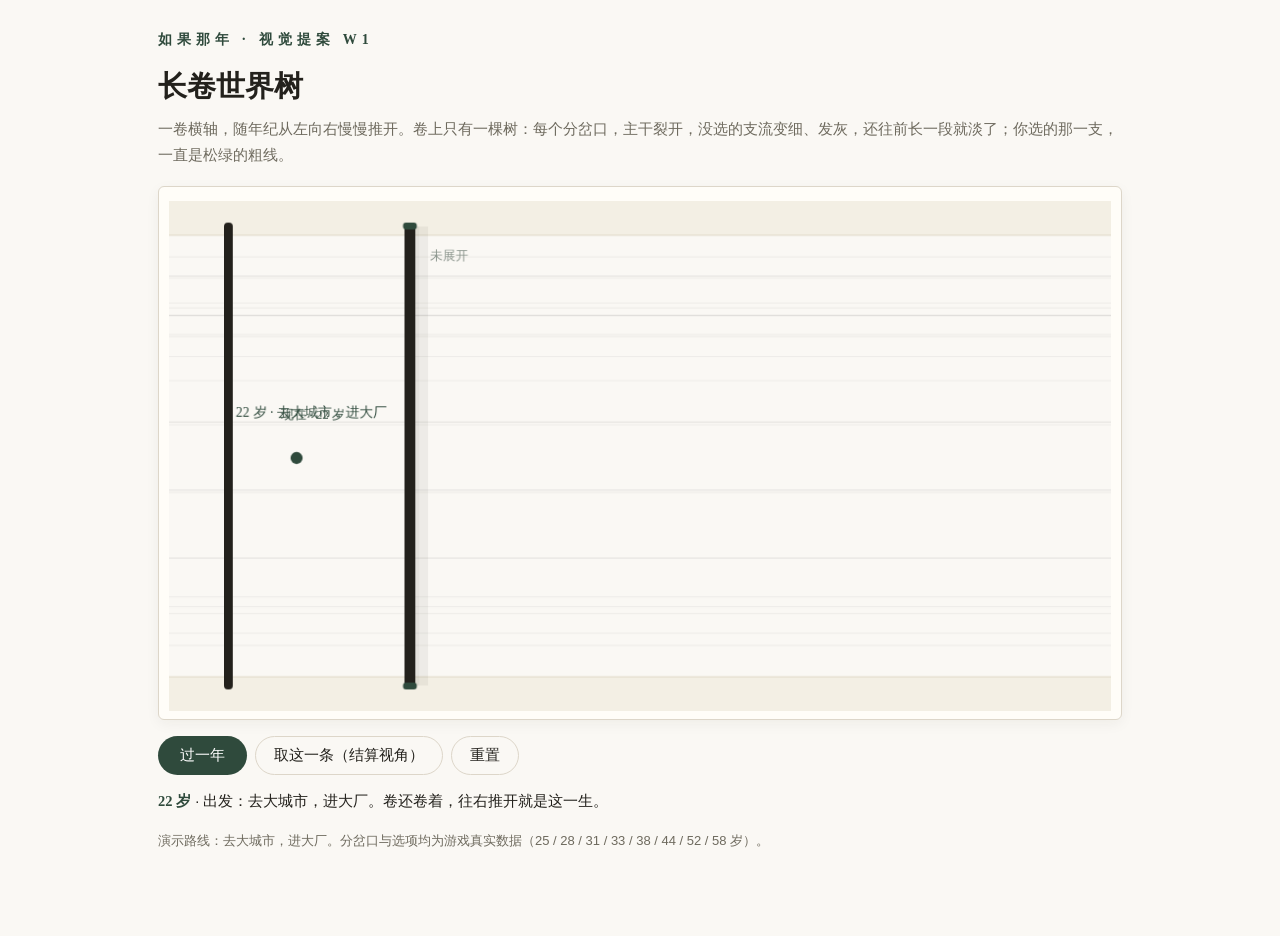
<file: docs/ui-proposals/w1-scroll-tree.html>
<!DOCTYPE html>
<html lang="zh-CN">
<head>
<meta charset="utf-8">
<meta name="viewport" content="width=device-width, initial-scale=1">
<title>W1 · 长卷世界树 —— 《如果那年》视觉提案</title>
<style>
  :root{--paper:#FAF8F4;--card:#FFFDF8;--ink:#23211C;--mut:#6E6A5E;--line:#DDD6C9;--accent:#2F4A3C;--shadow:#8A948C;
    --serif:"Songti SC","STSong","Noto Serif SC","Hiragino Mincho ProN",Georgia,serif;
    --sans:-apple-system,"PingFang SC","Hiragino Sans GB","Microsoft YaHei",sans-serif}
  *{box-sizing:border-box}
  body{margin:0;background:var(--paper);color:var(--ink);font-family:var(--sans);line-height:1.75}
  .wrap{max-width:1000px;margin:0 auto;padding:28px 18px 70px}
  .brand{font-family:var(--serif);letter-spacing:.35em;color:var(--accent);font-size:14px;font-weight:700;margin:0 0 8px}
  h1{font-family:var(--serif);font-size:29px;margin:0 0 6px;font-weight:700}
  .sub{color:var(--mut);font-size:14.5px;margin:0 0 18px}
  .scrollframe{background:var(--card);border:1px solid var(--line);border-radius:6px;padding:14px 10px 8px;box-shadow:0 4px 14px rgba(35,33,28,.05)}
  canvas{display:block;width:100%;height:auto}
  .controls{display:flex;gap:8px;flex-wrap:wrap;align-items:center;margin-top:16px}
  button{font-family:var(--sans);cursor:pointer;font-size:14.5px}
  .primary{background:var(--accent);color:#fff;border:none;border-radius:999px;padding:10px 22px}
  .primary:disabled{opacity:.35;cursor:default}
  .ghost{background:none;border:1px solid var(--line);color:var(--ink);border-radius:999px;padding:9px 18px}
  .ghost:disabled{opacity:.35;cursor:default}
  .ghost:hover:not(:disabled){border-color:var(--accent);color:var(--accent)}
  .forkbox{margin-top:14px;border:1.5px dashed var(--shadow);border-radius:10px;padding:14px 16px;background:#FBFAF6;display:none}
  .forkbox.on{display:block}
  .forkbox .ft{font-family:var(--serif);font-size:17px;font-weight:700;margin:0 0 8px}
  .forkbox .row{display:flex;gap:8px;flex-wrap:wrap}
  .choice{background:#fff;border:1px solid var(--line);border-left:3px solid var(--line);border-radius:9px;padding:9px 14px;font-size:14.5px;text-align:left}
  .choice:hover{border-color:var(--accent);border-left-color:var(--accent)}
  .status{font-size:14.5px;color:var(--ink);margin-top:14px;min-height:26px}
  .status .yr{font-family:var(--serif);color:var(--accent);font-weight:700}
  .note{color:var(--mut);font-size:13px;margin-top:6px}
</style>
</head>
<body>
<div class="wrap">
  <p class="brand">如果那年 · 视觉提案 W1</p>
  <h1>长卷世界树</h1>
  <p class="sub">一卷横轴，随年纪从左向右慢慢推开。卷上只有一棵树：每个分岔口，主干裂开，没选的支流变细、发灰，还往前长一段就淡了；你选的那一支，一直是松绿的粗线。</p>

  <div class="scrollframe"><canvas id="cv" width="960" height="520"></canvas></div>

  <div class="controls">
    <button class="primary" id="btnYear">过一年</button>
    <button class="ghost" id="btnSettle">取这一条（结算视角）</button>
    <button class="ghost" id="btnReset">重置</button>
  </div>

  <div class="forkbox" id="forkbox">
    <p class="ft" id="forktitle"></p>
    <div class="row" id="forkchoices"></div>
  </div>

  <p class="status" id="status"></p>
  <p class="note">演示路线：去大城市，进大厂。分岔口与选项均为游戏真实数据（25 / 28 / 31 / 33 / 38 / 44 / 52 / 58 岁）。</p>
</div>

<script>
"use strict";
/* ---------- 真实数据（摘自 src/events.js） ---------- */
const ROUTE_NAME = "去大城市，进大厂";
const FORKS = [
  { age: 25, title: "25 岁 · 第一份工作的第三年", choices: ["跳槽，换个活法", "留下，把手头的事做深", "工作照旧，下班折腾点自己的事"] },
  { age: 28, title: "28 岁 · 回不回老家",       choices: ["认真考虑回去，先打听好岗位", "不回。把现在的城市过成家", "不回，但把探亲假用满，一年回四趟"] },
  { age: 31, title: "31 岁 · 感情的路口",       choices: ["认真谈一场，往结婚的方向走", "一个人也很好，先把自己过明白", "不排斥，也不将就，慢慢来"] },
  { age: 33, title: "33 岁 · 住在哪儿",         choices: ["咬牙买一套，先上车", "继续租，把钱留在手里", "搬去离家人近的地方住"] },
  { age: 38, title: "38 岁 · 要不要孩子",       choices: ["要。日子会变样，心里有数", "不要。两个人的日子也完整", "再等等，看看身体和钱包"] },
  { age: 44, title: "44 岁 · 中年的岔路",       choices: ["搞个副业，给自己留条后路", "稳住主业，把身体找回来", "主动降速，钱少点就少点"] },
  { age: 52, title: "52 岁 · 父母需要人了",     choices: ["调整工作，自己多回去陪", "请靠谱的护工，自己出钱出力协调", "和兄弟姐妹排班，一人一段"] },
  { age: 58, title: "58 岁 · 退还是不退",       choices: ["退。把欠自己的时间还给自己", "返聘几年，慢慢交棒", "半退，去做点不挣钱但喜欢的事"] },
];
const AGE_MIN = 22, AGE_MAX = 65;

/* ---------- 几何 ---------- */
const VW = 960, VH = 520, CY = 262;              // 视图（逻辑像素）与主干中线
const X0 = 130, PXPY = 47;                        // 22 岁起点 x、每年像素
const xAge = (a) => X0 + (a - AGE_MIN) * PXPY;
const WORLD_W = xAge(AGE_MAX) + 190;              // 卷面总宽
const cv = document.getElementById("cv"), ctx = cv.getContext("2d");
const DPR = Math.min(2, window.devicePixelRatio || 1);
cv.width = VW * DPR; cv.height = VH * DPR;

/* 确定性伪随机（同一局同一棵树） */
function hash(n) { let h = 2166136261; const s = String(n); for (let i = 0; i < s.length; i++) { h ^= s.charCodeAt(i); h = Math.imul(h, 16777619); } return ((h >>> 0) % 1000) / 1000; }

/* ---------- 状态 ---------- */
let S;
function reset() {
  S = {
    age: AGE_MIN, drawAge: AGE_MIN,      // 逻辑年龄 / 已画出的年龄（浮点，动画用）
    lane: 0,                              // 主干当前纵向车道（分岔选择累积偏移）
    mainPts: [{ age: AGE_MIN, y: CY }],   // 主干已生成的点
    shadows: [],                          // 未选支流
    forksDone: [],                        // {age, title, chosenLabel, chosenDir}
    pendingFork: null,
    front: xAge(AGE_MIN) + 110,           // 展开前沿（世界坐标）
    camX: 0, scale: 1,
    settle: 0,                            // 0 游玩 / 1 结算视角（动画插值）
    mode: "play",                         // play | settling | settled
    busy: false,
  };
  setStatus(`<span class="yr">22 岁</span> · 出发：${ROUTE_NAME}。卷还卷着，往右推开就是这一生。`);
  document.getElementById("forkbox").classList.remove("on");
  document.getElementById("btnYear").disabled = false;
  document.getElementById("btnSettle").disabled = false;
}

/* 主干下一年长到的 y：车道 + 细微起伏（像手绘的线，不像尺子） */
function mainY(age) {
  const wig = Math.sin((age - AGE_MIN) * 0.9) * 5 + Math.sin((age - AGE_MIN) * 2.3) * 2.2;
  return CY + S.lane + wig;
}
function growMainTo(age) {
  let last = S.mainPts[S.mainPts.length - 1].age;
  while (last < age - 1e-9) {
    const na = Math.min(age, last + 0.5);
    S.mainPts.push({ age: na, y: mainY(na) });
    last = na;
  }
}
/* 支流：从分岔点出发，往 dir 方向漂移，长度 len 年，之后渐渐淡出，不再分叉 */
function spawnShadow(forkAge, fromY, dir, seedKey) {
  const len = 9 + Math.floor(hash(seedKey) * 6);              // 9–14 年
  const endAge = Math.min(AGE_MAX, forkAge + len);
  const pts = [];
  for (let a = forkAge; a <= endAge + 1e-9; a += 0.5) {
    const t = a - forkAge;
    const drift = dir * Math.min(150, t * 13) * (0.82 + hash(seedKey + a) * 0.3);
    const wig = Math.sin(t * 1.15 + hash(seedKey) * 6.28) * 4;
    pts.push({ age: a, y: fromY + drift + wig });
  }
  S.shadows.push({ pts, birth: forkAge, end: endAge, len });
}

/* ---------- 缓动：纸的摩擦感 = 三段微顿的 easeOut ---------- */
function easePaper(t) {
  const e = 1 - Math.pow(1 - t, 3);
  return e + Math.sin(t * Math.PI * 5) * 0.008 * (1 - t);   // 细微顿挫，不匀速
}
function easeInOut(t) { return t < 0.5 ? 4 * t * t * t : 1 - Math.pow(-2 * t + 2, 3) / 2; }

const tweens = [];
function tween(dur, onU, onC) { tweens.push({ t0: performance.now(), dur, onU, onC }); }
function stepTweens(now) {
  for (let i = tweens.length - 1; i >= 0; i--) {
    const tw = tweens[i], t = Math.min(1, (now - tw.t0) / tw.dur);
    tw.onU(t);
    if (t >= 1) { tweens.splice(i, 1); tw.onC && tw.onC(); }
  }
}

/* ---------- 推进 ---------- */
const btnYear = document.getElementById("btnYear");
function advanceYear() {
  if (S.busy || S.mode !== "play") return;
  const fork = FORKS.find((f) => f.age === S.age + 1);
  const target = S.age + 1;
  S.busy = true; btnYear.disabled = true;
  const fromDraw = S.drawAge, fromFront = S.front;
  const frontTarget = Math.min(xAge(target) + 130, WORLD_W - 60);
  growMainTo(target);
  tween(950, (t) => {
    const e = easePaper(t);
    S.drawAge = fromDraw + (target - fromDraw) * e;
    S.front = fromFront + (frontTarget - fromFront) * e;
  }, () => {
    S.age = target; S.drawAge = target;
    setTimeout(() => {           // 段与段之间留一口气，像纸面顿住
      S.busy = false;
      if (fork) openFork(fork);
      else if (S.age >= AGE_MAX) { setStatus(`<span class="yr">65 岁</span> · 走完了。点「取这一条」，把整卷收回来看。`); btnYear.disabled = true; }
      else { btnYear.disabled = false; setStatus(`<span class="yr">${S.age} 岁</span> · 卷往右推开了一年。`); }
    }, 90);
  });
}
function openFork(fork) {
  S.pendingFork = fork;
  document.getElementById("forktitle").textContent = fork.title;
  const box = document.getElementById("forkchoices");
  box.innerHTML = "";
  const dirs = [-1, 0, 1];
  fork.choices.forEach((label, i) => {
    const b = document.createElement("button");
    b.className = "choice"; b.textContent = label;
    b.addEventListener("click", () => chooseFork(fork, i, dirs[i], label));
    box.appendChild(b);
  });
  document.getElementById("forkbox").classList.add("on");
  setStatus(`<span class="yr">${fork.age} 岁</span> · 分岔口。主干在这里裂开——选一支，其余两支会变成影子，继续往前长一段。`);
}
function chooseFork(fork, idx, dir, label) {
  document.getElementById("forkbox").classList.remove("on");
  const node = S.mainPts[S.mainPts.length - 1];
  const dirs = [-1, 0, 1];
  dirs.forEach((d, i) => { if (i !== idx) spawnShadow(fork.age, node.y, d === 0 ? (i === 0 ? -1 : 1) : d, fork.age * 10 + i); });
  S.lane = Math.max(-92, Math.min(92, S.lane + dir * 36));
  S.forksDone.push({ age: fork.age, title: fork.title, label, dir });
  S.pendingFork = null;
  setStatus(`<span class="yr">${fork.age} 岁</span> · ${fork.title.split("· ")[1]}：${label}`);
  /* 选完后自动再往前长一年，让裂开的样子立刻看得见 */
  setTimeout(() => { if (S.age < AGE_MAX) { btnYear.disabled = false; advanceYear(); } }, 160);
}
function settle() {
  if (S.busy || S.mode !== "play") return;
  S.mode = "settling"; btnYear.disabled = true; document.getElementById("btnSettle").disabled = true;
  document.getElementById("forkbox").classList.remove("on");
  growMainTo(Math.max(S.age, S.drawAge));
  const from = { cam: S.camX, sc: S.scale, st: S.settle, front: S.front };
  const scT = VW / WORLD_W;                       // 整卷一眼看完的缩放
  tween(1700, (t) => {
    const e = easeInOut(t);
    S.camX = from.cam + (0 - from.cam) * e;
    S.scale = from.sc + (scT - from.sc) * e;
    S.settle = from.st + (1 - from.st) * e;
    S.front = from.front + (WORLD_W - from.front) * e;
  }, () => { S.mode = "settled"; setStatus(`<span class="yr">结算视角</span> · 整卷收回来了。粗的那条是你走的；细的、灰的，是在每个分岔口分出去、又慢慢淡掉的那些人生。`); });
}

/* ---------- 绘制 ---------- */
function drawBranch(pts, uptoAge, opt) {
  const vis = pts.filter((p) => p.age <= uptoAge + 1e-9);
  if (vis.length < 2) return;
  ctx.save();
  if (opt.dash) ctx.setLineDash(opt.dash);
  for (let i = 1; i < vis.length; i++) {
    const p0 = vis[i - 1], p1 = vis[i];
    const f = i / (vis.length - 1);
    ctx.strokeStyle = opt.color;
    ctx.globalAlpha = opt.alpha * (opt.fadeTail ? (1 - f * opt.fadeTail) : 1);
    ctx.lineWidth = opt.w0 + (opt.w1 - opt.w0) * f;
    ctx.lineCap = "round";
    ctx.beginPath(); ctx.moveTo(xAge(p0.age), p0.y); ctx.lineTo(xAge(p1.age), p1.y); ctx.stroke();
  }
  ctx.restore();
}
function render(now) {
  stepTweens(now);
  /* 相机跟随展开前沿 */
  if (S.mode === "play") {
    const target = Math.max(0, Math.min(S.front - VW * 0.72, WORLD_W - VW));
    S.camX += (target - S.camX) * 0.07;
  }
  ctx.setTransform(DPR, 0, 0, DPR, 0, 0);
  ctx.fillStyle = "#FAF8F4"; ctx.fillRect(0, 0, VW, VH);
  ctx.setTransform(DPR * S.scale, 0, 0, DPR * S.scale, -S.camX * S.scale * DPR, 0);

  /* 卷面：上下装裱边 + 纸面 */
  ctx.fillStyle = "#F3EFE4"; ctx.fillRect(0, 0, WORLD_W, 34); ctx.fillRect(0, VH - 34, WORLD_W, 34);
  ctx.fillStyle = "#E7E1D2"; ctx.fillRect(0, 34, WORLD_W, 1.5); ctx.fillRect(0, VH - 35.5, WORLD_W, 1.5);
  ctx.fillStyle = "rgba(35,33,28,0.05)";
  for (let i = 0; i < 26; i++) { const y = 52 + hash(i * 7) * (VH - 104); ctx.fillRect(0, y, WORLD_W, 1); }  // 纸纹细线

  /* 只画已展开的部分（卷外不透） */
  ctx.save();
  ctx.beginPath(); ctx.rect(0, 0, S.front, VH); ctx.clip();

  /* 影子支流：灰绿虚线，越往后越细越淡；结算后整体再褪一层 */
  for (const sh of S.shadows) {
    const upto = Math.min(S.drawAge, sh.end);
    drawBranch(sh.pts, Math.max(upto, sh.birth), {
      color: "#8A948C", dash: [8, 7], w0: 3.1, w1: 0.7,
      alpha: (0.88 - S.settle * 0.5), fadeTail: 0.55,
    });
  }
  /* 没走到分岔前，先把「将要裂开」的主干画到 drawAge */
  drawBranch(S.mainPts, S.drawAge, { color: "#2F4A3C", w0: 4.6, w1: 3.4, alpha: 1 });
  /* 已生成但未走完的主干后段不画——mainPts 只长到当前年龄，天然如此 */

  /* 分岔节点与年份戳 */
  ctx.fillStyle = "#2F4A3C"; ctx.strokeStyle = "#2F4A3C";
  for (const fd of S.forksDone) {
    const p = S.mainPts.find((q) => Math.abs(q.age - fd.age) < 0.01) || { y: CY };
    ctx.beginPath(); ctx.arc(xAge(fd.age), p.y, 4.5, 0, 7); ctx.fill();
    ctx.font = "12.5px 'Songti SC','Noto Serif SC',Georgia,serif";
    ctx.fillStyle = "#6E6A5E"; ctx.textAlign = "center";
    ctx.fillText(fd.age + " 岁", xAge(fd.age), VH - 48);
    if (S.settle > 0.4) {   // 结算时把每个分岔的选择标回卷面
      ctx.globalAlpha = (S.settle - 0.4) / 0.6;
      ctx.fillStyle = "#2F4A3C"; ctx.font = "13px 'Songti SC','Noto Serif SC',Georgia,serif";
      const ly = p.y + (fd.dir >= 0 ? 30 : -22);
      ctx.fillText(fd.label.length > 14 ? fd.label.slice(0, 14) + "…" : fd.label, xAge(fd.age) + 6, ly);
      ctx.globalAlpha = 1;
    }
    ctx.fillStyle = "#2F4A3C";
  }
  /* 起点与当前点头 */
  ctx.font = "14px 'Songti SC','Noto Serif SC',Georgia,serif"; ctx.textAlign = "left";
  ctx.fillText("22 岁 · " + ROUTE_NAME, X0 - 62, CY - 42);
  ctx.beginPath(); ctx.arc(xAge(AGE_MIN), CY, 5, 0, 7); ctx.fill();
  if (S.mode === "play" && !S.pendingFork) {
    const hp = S.mainPts[S.mainPts.length - 1];
    const pulse = 5.5 + Math.sin(now / 480) * 1.1;
    ctx.beginPath(); ctx.arc(xAge(hp.age), hp.y, pulse, 0, 7); ctx.fill();
    ctx.font = "13px 'Songti SC','Noto Serif SC',Georgia,serif";
    ctx.fillText("现在 · " + Math.floor(S.drawAge) + " 岁", xAge(hp.age) - 16, hp.y - 40);
  }
  if (S.settle > 0.4) {
    ctx.globalAlpha = (S.settle - 0.4) / 0.6;
    ctx.font = "15px 'Songti SC','Noto Serif SC',Georgia,serif"; ctx.fillStyle = "#23211C";
    ctx.fillText("65 岁 · 走完的这一条", xAge(AGE_MAX) - 30, CY - 118);
    ctx.globalAlpha = 1;
  }
  ctx.restore();

  /* 卷轴：展开前沿的轴杆（未展开部分只见轴与一截空白纸） */
  if (S.front < WORLD_W - 4) {
    const fx = S.front;
    ctx.fillStyle = "rgba(35,33,28,0.10)"; ctx.fillRect(fx + 10, 26, 5, VH - 52);
    ctx.fillStyle = "rgba(35,33,28,0.06)"; ctx.fillRect(fx + 15, 26, 9, VH - 52);
    ctx.fillStyle = "#23211C";
    roundRect(fx, 22, 11, VH - 44, 5); ctx.fill();
    ctx.fillStyle = "#2F4A3C";
    roundRect(fx - 1.5, 22, 14, 7, 3); ctx.fill(); roundRect(fx - 1.5, VH - 29, 14, 7, 3); ctx.fill();
    ctx.fillStyle = "#8A948C"; ctx.font = "12.5px 'Songti SC','Noto Serif SC',Georgia,serif"; ctx.textAlign = "left";
    ctx.fillText("未展开", fx + 26, 60);
  }
  /* 左端轴头 */
  ctx.fillStyle = "#23211C"; roundRect(56, 22, 9, VH - 44, 4); ctx.fill();

  requestAnimationFrame(render);
}
function roundRect(x, y, w, h, r) { ctx.beginPath(); ctx.moveTo(x + r, y); ctx.arcTo(x + w, y, x + w, y + h, r); ctx.arcTo(x + w, y + h, x, y + h, r); ctx.arcTo(x, y + h, x, y, r); ctx.arcTo(x, y, x + w, y, r); ctx.closePath(); }
function setStatus(html) { document.getElementById("status").innerHTML = html; }

btnYear.addEventListener("click", advanceYear);
document.getElementById("btnSettle").addEventListener("click", settle);
document.getElementById("btnReset").addEventListener("click", reset);
reset();
requestAnimationFrame(render);
</script>
</body>
</html>
</file>
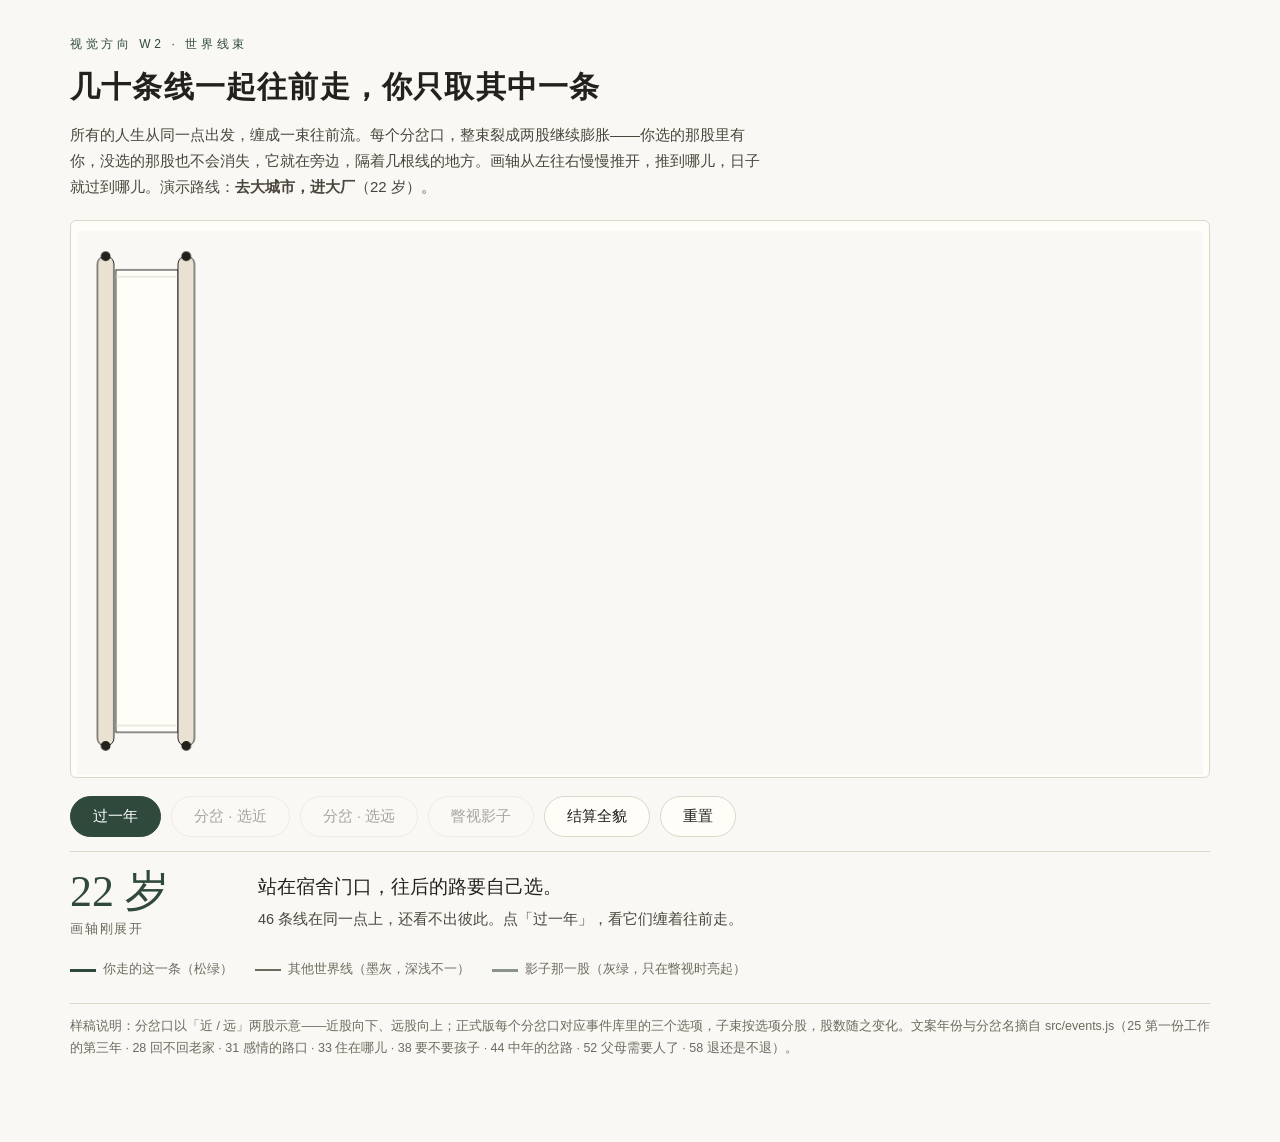
<file: docs/ui-proposals/w2-threads.html>
<!DOCTYPE html>
<html lang="zh-CN">
<head>
<meta charset="utf-8">
<meta name="viewport" content="width=device-width, initial-scale=1">
<title>W2 · 世界线束 —— 画轴推开，取其一线</title>
<style>
  :root{
    --paper:#FAF8F4; --card:#FFFDF8; --ink:#23211C; --ink2:#4A463C; --mut:#6E6A5E;
    --line:#DDD6C9; --pine:#2F4A3C; --shadow:#8A948C; --roll:#E9E2D2;
    --serif:"Songti SC","STSong","Noto Serif SC",Georgia,serif;
    --sans:-apple-system,"PingFang SC","Hiragino Sans GB","Microsoft YaHei",sans-serif;
  }
  *{box-sizing:border-box}
  body{margin:0;background:var(--paper);color:var(--ink);font-family:var(--sans);line-height:1.75}
  .wrap{max-width:1180px;margin:0 auto;padding:34px 20px 70px}
  .kicker{font-size:12px;letter-spacing:.3em;color:var(--pine);margin:0 0 6px}
  h1{font-family:var(--serif);font-size:30px;font-weight:600;margin:0 0 8px;letter-spacing:.04em}
  .lede{color:var(--ink2);max-width:46em;margin:0 0 20px;font-size:15px}
  .scrollbox{background:var(--card);border:1px solid var(--line);border-radius:6px;padding:10px 6px 2px}
  canvas{display:block;width:100%;height:auto}
  .bar{display:flex;gap:10px;flex-wrap:wrap;align-items:center;margin:18px 0 6px}
  button{font-family:var(--sans);font-size:15px;cursor:pointer;border-radius:999px;padding:10px 22px;border:1px solid var(--line);background:var(--card);color:var(--ink)}
  button.primary{background:var(--pine);border-color:var(--pine);color:#fff}
  button:disabled{opacity:.38;cursor:default}
  button:not(:disabled):hover{border-color:var(--pine)}
  button.primary:not(:disabled):hover{opacity:.92}
  .readout{display:grid;grid-template-columns:170px 1fr;gap:18px;margin-top:14px;border-top:1px solid var(--line);padding-top:16px}
  .age{font-family:var(--serif);font-size:44px;line-height:1.1;color:var(--pine)}
  .age small{display:block;font-size:13px;color:var(--mut);letter-spacing:.14em;margin-top:6px;font-family:var(--sans)}
  .fork{font-family:var(--serif);font-size:19px;margin:2px 0 4px}
  .status{color:var(--ink2);font-size:14.5px;margin:0}
  .log{margin:10px 0 0;padding:0;list-style:none;font-size:13.5px;color:var(--mut)}
  .log li{border-top:1px dashed var(--line);padding:3px 0}
  .log li b{color:var(--ink);font-weight:600}
  .legend{display:flex;gap:22px;flex-wrap:wrap;font-size:13px;color:var(--mut);margin-top:16px}
  .legend i{display:inline-block;width:26px;height:0;border-top:3px solid var(--pine);vertical-align:middle;margin-right:7px}
  .legend .g i{border-top:2px solid #6E6A5E}
  .legend .s i{border-top:3px solid var(--shadow)}
  .note{font-size:12.5px;color:var(--mut);margin-top:22px;border-top:1px solid var(--line);padding-top:12px}
  @media (max-width:640px){ .readout{grid-template-columns:1fr} h1{font-size:24px} }
</style>
</head>
<body>
<div class="wrap">
  <p class="kicker">视觉方向 W2 · 世界线束</p>
  <h1>几十条线一起往前走，你只取其中一条</h1>
  <p class="lede">所有的人生从同一点出发，缠成一束往前流。每个分岔口，整束裂成两股继续膨胀——你选的那股里有你，没选的那股也不会消失，它就在旁边，隔着几根线的地方。画轴从左往右慢慢推开，推到哪儿，日子就过到哪儿。演示路线：<b>去大城市，进大厂</b>（22 岁）。</p>

  <div class="scrollbox"><canvas id="cv" width="1160" height="560"></canvas></div>

  <div class="bar">
    <button class="primary" id="bYear">过一年</button>
    <button id="bNear" disabled>分岔 · 选近</button>
    <button id="bFar" disabled>分岔 · 选远</button>
    <button id="bGlimpse" disabled>瞥视影子</button>
    <button id="bSettle">结算全貌</button>
    <button id="bReset">重置</button>
  </div>

  <div class="readout">
    <div class="age"><span id="ageNow">22</span> 岁<small id="phase">画轴刚展开</small></div>
    <div>
      <p class="fork" id="forkTitle">站在宿舍门口，往后的路要自己选。</p>
      <p class="status" id="status">46 条线在同一点上，还看不出彼此。点「过一年」，看它们缠着往前走。</p>
      <ul class="log" id="log"></ul>
    </div>
  </div>

  <div class="legend">
    <span><i></i>你走的这一条（松绿）</span>
    <span class="g"><i></i>其他世界线（墨灰，深浅不一）</span>
    <span class="s"><i></i>影子那一股（灰绿，只在瞥视时亮起）</span>
  </div>

  <p class="note">样稿说明：分岔口以「近 / 远」两股示意——近股向下、远股向上；正式版每个分岔口对应事件库里的三个选项，子束按选项分股，股数随之变化。文案年份与分岔名摘自 src/events.js（25 第一份工作的第三年 · 28 回不回老家 · 31 感情的路口 · 33 住在哪儿 · 38 要不要孩子 · 44 中年的岔路 · 52 父母需要人了 · 58 退还是不退）。</p>
</div>

<script>
(function(){
"use strict";
var PAPER="#FAF8F4", CARD="#FFFDF8", INK="#23211C", MUT="#6E6A5E", LINEC="#DDD6C9",
    PINE="#2F4A3C", SHADOW="#8A948C", ROLL="#E9E2D2";
var FORKS=[
  {age:25, short:"第一份工作", title:"25 岁 · 第一份工作的第三年"},
  {age:28, short:"回不回老家", title:"28 岁 · 回不回老家"},
  {age:31, short:"感情的路口", title:"31 岁 · 感情的路口"},
  {age:33, short:"住在哪儿",   title:"33 岁 · 住在哪儿"},
  {age:38, short:"要不要孩子", title:"38 岁 · 要不要孩子"},
  {age:44, short:"中年的岔路", title:"44 岁 · 中年的岔路"},
  {age:52, short:"父母需要人了", title:"52 岁 · 父母需要人了"},
  {age:58, short:"退还是不退", title:"58 岁 · 退还是不退"}
];
var START=22, END=65, PLOT_MAX=67;
var STEPS=[58,46,36,27,20,15,11,8];           // 每个分岔口的最大分流距离，越往后越小（束不散架）
var cv=document.getElementById("cv"), ctx=cv.getContext("2d");
var W=1160,H=560, CY=282, PL=74, PW=1010, PT=40, PB=516;
function X(age){ return PL + (age-START)/(PLOT_MAX-START)*PW; }
function ramp(t){ t=Math.max(0,Math.min(1,t)); return t*t*(3-2*t); }
function seededRand(seed){ var a=seed>>>0; return function(){ a|=0; a=(a+0x6D2B79F5)|0; var t=Math.imul(a^(a>>>15),1|a); t=(t+Math.imul(t^(t>>>7),61|t))^t; return ((t^(t>>>14))>>>0)/4294967296; }; }

/* ---- 线的定义：每条影子线相对玩家而定义 ----
   d = 在第几个分岔口与玩家分道（0..7），99 = 全程同行；分道前与玩家完全重合，分道口取反向，之后随机。 */
var SHADES=["#4A463C","#6E6A5E","#8A8378","#3A372F","#5A564B"];
var threads=[];
(function buildThreads(){
  var rnd=seededRand(20261031);
  function mk(d){
    var post=[]; for(var k=0;k<8;k++) post.push(rnd()<0.5?-1:1);
    return { d:d, post:post, ph1:rnd()*6.28, ph2:rnd()*6.28,
             shade:SHADES[Math.floor(rnd()*SHADES.length)],
             alpha:0.34+rnd()*0.26, w:0.7+rnd()*0.35 };
  }
  for(var k=0;k<8;k++) for(var j=0;j<5;j++) threads.push(mk(k));  // 每个分岔口留一股 5 条的邻束
  for(var j2=0;j2<6;j2++) threads.push(mk(99));                    // 全程同行的 6 条
})();

/* ---- 状态 ---- */
var reduced = window.matchMedia && window.matchMedia("(prefers-reduced-motion: reduce)").matches;
var S;
function reset(){
  S={ age:START, disp:START-1.6, target:START, bits:[0,0,0,0,0,0,0,0], decided:0,
      settled:false, fade:1, glimpseFork:-1, glimpseUntil:0, log:[] };
  syncUI("站在宿舍门口，往后的路要自己选。","46 条线在同一点上，还看不出彼此。点「过一年」，看它们缠着往前走。","画轴刚展开");
}
function pendingFork(){ for(var k=0;k<8;k++) if(FORKS[k].age===S.age && S.bits[k]===0) return k; return -1; }
function lastFork(){ var lf=-1; for(var k=0;k<8;k++) if(FORKS[k].age<=S.age && S.bits[k]!==0) lf=k; return lf; }

/* 某条线在 age 处的纵坐标：bits 为玩家选择（0=未定，按 0 处理） */
function threadY(th, age, time){
  var off=0;
  for(var k=0;k<8;k++){
    var fa=FORKS[k].age; if(age<=fa) break;
    var bit;
    if(k<th.d) bit=S.bits[k];
    else if(k===th.d) bit=(S.bits[k]===0?0:-S.bits[k]);
    else bit=th.post[k];
    off -= bit*STEPS[k]*ramp((age-fa)/5);
  }
  var braid = 6.5*Math.sin(age*0.5 + th.ph1 + time*0.12) + 2.0*Math.sin(age*1.3 + th.ph2 + time*0.05);
  return CY + off + braid;
}
function playerY(age, time){
  var off=0;
  for(var k=0;k<8;k++){
    var fa=FORKS[k].age; if(age<=fa) break;
    off -= S.bits[k]*STEPS[k]*ramp((age-fa)/5);
  }
  return CY + off + 3.5*Math.sin(age*0.6 + time*0.12);
}

/* ---- 绘制 ---- */
function drawThread(th, time, alphaMul, widthMul, colorOverride){
  ctx.beginPath();
  var step=0.3, first=true;
  for(var a=START;a<=S.disp+0.001;a+=step){
    var x=X(a), y=threadY(th,a,time);
    if(first){ ctx.moveTo(x,y); first=false; } else ctx.lineTo(x,y);
  }
  ctx.strokeStyle=colorOverride||th.shade;
  ctx.globalAlpha=(colorOverride?1:th.alpha)*alphaMul;
  ctx.lineWidth=th.w*widthMul;
  ctx.stroke(); ctx.globalAlpha=1;
}
function draw(now){
  var time = reduced?0:now/1000;
  ctx.clearRect(0,0,W,H);
  ctx.fillStyle=PAPER; ctx.fillRect(0,0,W,H);
  var frontX=X(Math.max(S.disp,START))+30;

  /* 画轴：已展开的纸面 + 上下裱边双线 + 左右轴杆 */
  ctx.fillStyle=CARD; ctx.fillRect(40,PT,frontX-40,PB-PT);
  ctx.strokeStyle=INK; ctx.lineWidth=1; ctx.strokeRect(40,PT,frontX-40,PB-PT);
  ctx.strokeStyle=LINEC;
  ctx.beginPath();
  ctx.moveTo(40,PT+7); ctx.lineTo(frontX,PT+7);
  ctx.moveTo(40,PB-7); ctx.lineTo(frontX,PB-7);
  ctx.stroke();
  function roller(x){
    ctx.fillStyle=ROLL; ctx.strokeStyle=INK; ctx.lineWidth=1;
    ctx.beginPath();
    if(ctx.roundRect) ctx.roundRect(x,PT-14,17,PB-PT+28,8); else ctx.rect(x,PT-14,17,PB-PT+28);
    ctx.fill(); ctx.stroke();
    ctx.beginPath(); ctx.arc(x+8.5,PT-14,5,0,7); ctx.arc(x+8.5,PB+14,5,0,7);
    ctx.fillStyle=INK; ctx.fill();
  }
  roller(21); roller(Math.min(frontX,W-24));

  /* 线束本体：裁剪在纸面内 */
  ctx.save();
  ctx.beginPath(); ctx.rect(44,PT+3,Math.max(0,frontX-44),PB-PT-6); ctx.clip();
  var glimpsing = now<S.glimpseUntil;
  for(var i=0;i<threads.length;i++){
    var th=threads[i];
    if(glimpsing && th.d===S.glimpseFork) continue;      // 邻束最后画，压在上面
    drawThread(th,time,S.fade,1,null);
  }
  if(glimpsing){
    for(var j=0;j<threads.length;j++)
      if(threads[j].d===S.glimpseFork) drawThread(threads[j],time,1,2.1,SHADOW);
    /* 邻束标注 */
    var gAge=Math.min(S.disp, FORKS[S.glimpseFork].age+11);
    var gy=threadY(threads.filter(function(t){return t.d===S.glimpseFork;})[0], gAge, time);
    ctx.globalAlpha=1; ctx.fillStyle=SHADOW;
    ctx.font="600 14px 'Songti SC','STSong',Georgia,serif"; ctx.textAlign="center";
    ctx.fillText("另 一 条 路", X(gAge), Math.max(PT+22, gy-16));
  }
  /* 玩家线 */
  ctx.beginPath();
  for(var a=START;a<=S.disp+0.001;a+=0.25){
    var x=X(a), y=playerY(a,time);
    if(a===START) ctx.moveTo(x,y); else ctx.lineTo(x,y);
  }
  ctx.strokeStyle=PINE; ctx.globalAlpha=1; ctx.lineWidth=S.settled?2.7:2.1; ctx.stroke();
  /* 已过分岔口在玩家线上的墨点 */
  for(var k=0;k<8;k++){
    if(S.bits[k]!==0 && S.disp>FORKS[k].age){
      ctx.beginPath(); ctx.arc(X(FORKS[k].age), playerY(FORKS[k].age,time),3.4,0,7);
      ctx.fillStyle=PINE; ctx.fill();
    }
  }
  /* 线头：当前年龄 */
  if(S.disp>=START){
    var hx=X(S.disp), hy=playerY(S.disp,time);
    ctx.beginPath(); ctx.arc(hx,hy,S.settled?5:4.2,0,7); ctx.fillStyle=PINE; ctx.fill();
    ctx.font="600 15px 'Songti SC','STSong',Georgia,serif"; ctx.textAlign="left";
    ctx.fillText(Math.floor(S.disp)+" 岁", hx+11, hy-9);
    if(pendingFork()>=0 && !S.settled){
      ctx.beginPath(); ctx.arc(hx,hy,9+2*Math.sin(now/280),0,7);
      ctx.strokeStyle=PINE; ctx.lineWidth=1.2; ctx.stroke();
    }
  }
  ctx.restore();

  /* 分岔口标签：上方短名（双行错开）+ 下方年龄 */
  ctx.fillStyle=MUT; ctx.textAlign="center";
  for(var m=0;m<8;m++){
    var fa2=FORKS[m].age; if(S.disp<fa2+1.5) continue;
    ctx.font="11px 'Songti SC','STSong',Georgia,serif";
    ctx.fillText(FORKS[m].short, X(fa2), m%2? PT+30 : PT+17);
    ctx.font="11px Georgia,serif";
    ctx.fillText(fa2+"", X(fa2), PB+20);
  }
  ctx.fillStyle=MUT; ctx.font="11px Georgia,serif"; ctx.textAlign="center";
  if(S.disp>START+1){ ctx.fillText(START+"", X(START), PB+20); }
  if(S.settled){ ctx.fillText(END+"", X(END), PB+20); }

  /* 推进动画 */
  var diff=S.target-S.disp;
  if(Math.abs(diff)>0.005){ S.disp += diff*(reduced?1:0.055); }
  else S.disp=S.target;
  if(S.settled && S.fade>0.26) S.fade=Math.max(0.26,S.fade-0.008);
  requestAnimationFrame(draw);
}

/* ---- 交互 ---- */
var el=function(id){ return document.getElementById(id); };
function syncUI(forkText,status,phase){
  if(forkText!==null) el("forkTitle").textContent=forkText;
  if(status!==null) el("status").textContent=status;
  if(phase) el("phase").textContent=phase;
  el("ageNow").textContent=S.age;
  var pf=pendingFork();
  el("bYear").disabled = S.settled || S.age>=END || pf>=0;
  el("bNear").disabled = pf<0 || S.settled;
  el("bFar").disabled  = pf<0 || S.settled;
  el("bGlimpse").disabled = S.settled || lastFork()<0;
  el("bSettle").disabled = S.settled;
  el("log").innerHTML=S.log.map(function(l){ return "<li>"+l+"</li>"; }).join("");
}
function arrive(){
  var pf=pendingFork();
  if(pf>=0){
    syncUI(FORKS[pf].title,"到分岔口了。整束线停在这里，等你选：近股向下，远股向上。选完，其他没选的那股会继续往前流，不会消失。","分岔口 · 等你选");
  } else if(S.age>=END){
    syncUI(END+" 岁 · 这一局走完了","点「结算全貌」：整幅画轴推开，其他线淡下去，你取的那一条留在中间。","走到了 "+END+" 岁");
  } else {
    syncUI(null,"线束往前流了一年。彼此还缠在一起，分岔口在前面。","正在往前流");
  }
}
el("bYear").addEventListener("click",function(){
  if(pendingFork()>=0||S.age>=END) return;
  S.age+=1; S.target=S.age; arrive();
});
function choose(bit){
  var pf=pendingFork(); if(pf<0) return;
  S.bits[pf]=bit; S.decided++;
  S.log.push("<b>"+FORKS[pf].title+"</b> —— 你选了"+(bit<0?"近股":"远股")+"，另一股从这里分出去。");
  if(S.age<END){ S.age+=1; S.target=S.age; }
  syncUI(null,"选好了。松绿这条是你的；刚分出去的那股，就是你的「另一条路」。想看它的时候，点「瞥视影子」。","已选 · 继续往前");
  arrive();
}
el("bNear").addEventListener("click",function(){ choose(-1); });
el("bFar").addEventListener("click",function(){ choose(1); });
el("bGlimpse").addEventListener("click",function(){
  var lf=lastFork(); if(lf<0) return;
  S.glimpseFork=lf; S.glimpseUntil=performance.now()+2400;
  syncUI(null,"灰绿亮起来的那一股，是 "+FORKS[lf].age+" 岁那年没选的路。它一直在旁边流，只淡不灭。看一眼就好，日子还要往前过。","瞥视 · "+FORKS[lf].age+" 岁的那股");
});
el("bSettle").addEventListener("click",function(){
  for(var k=0;k<8;k++) if(S.bits[k]===0 && FORKS[k].age<END) S.bits[k]=(k%2? -1:1); // 未决分岔按默认补齐，保证全貌完整
  S.settled=true; S.age=END; S.target=END; S.disp=Math.max(S.disp,START);
  syncUI(END+" 岁 · 全貌","整幅画轴推开了。几十条线都在，你取的只是其中一条——松绿这条从头到尾没有断过。其他线淡下去不是输了，只是这一局不归你看。","结算 · 取其一");
});
el("bReset").addEventListener("click",function(){ reset(); });

reset();
requestAnimationFrame(draw);
})();
</script>
</body>
</html>
</file>
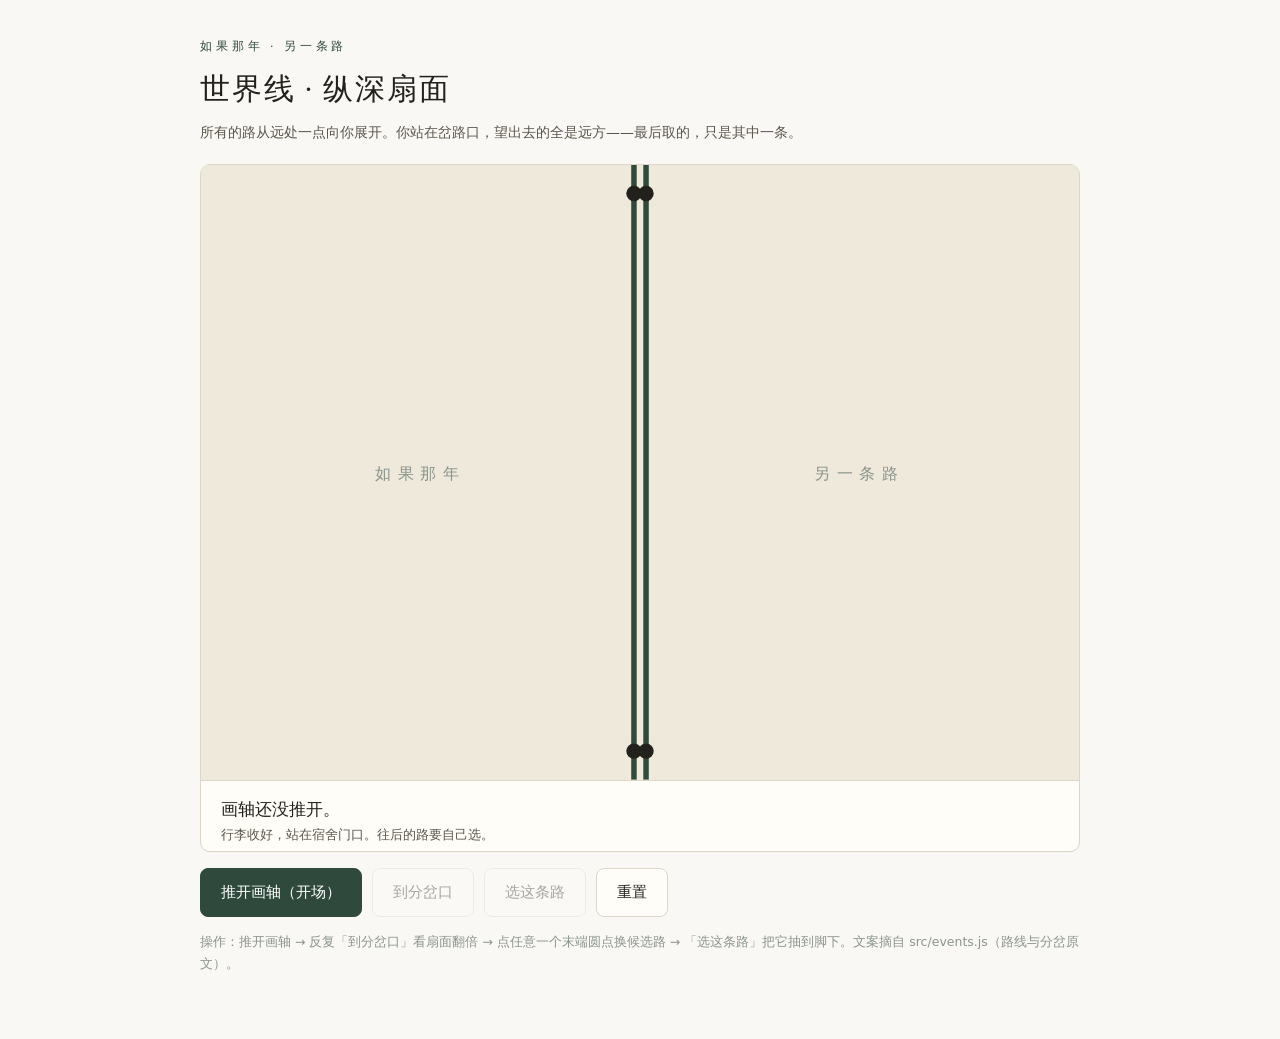
<file: docs/ui-proposals/w3-fan.html>
<!DOCTYPE html>
<html lang="zh-CN">
<head>
<meta charset="utf-8">
<meta name="viewport" content="width=device-width, initial-scale=1">
<title>W3 · 纵深扇面 —— 世界线无限膨胀，取了其中之一</title>
<style>
  :root{
    --paper:#FAF8F4; --card:#FFFDF8; --ink:#23211C; --pine:#2F4A3C;
    --line:#DDD6C9; --shadow:#8A948C; --scroll:#EFE9DC;
  }
  *{box-sizing:border-box; margin:0; padding:0;}
  body{background:var(--paper); color:var(--ink);
    font-family:"Hiragino Sans","Noto Sans SC",system-ui,sans-serif;
    line-height:1.75; padding:36px 18px 64px;}
  .wrap{max-width:880px; margin:0 auto;}
  .eyebrow{font-size:12px; letter-spacing:.32em; color:var(--pine);
    font-family:Georgia,"Songti SC",serif;}
  h1{font-family:Georgia,"Songti SC","Noto Serif SC",serif; font-weight:500;
    font-size:30px; letter-spacing:.06em; margin:6px 0 4px;}
  .sub{font-size:14px; color:#5A564C; margin-bottom:20px;}
  .stage{background:var(--card); border:1px solid var(--line); border-radius:10px;
    overflow:hidden; box-shadow:0 1px 0 rgba(35,33,28,.03);}
  svg{display:block; width:100%; height:auto;}
  /* ---- 画轴 ---- */
  .panel{transition:transform 1.6s cubic-bezier(.22,.8,.24,1);}
  .stage-wrap.open .panel-l{transform:translateX(-408px);}
  .stage-wrap.open .panel-r{transform:translateX(408px);}
  #fanRoot{opacity:0; transition:opacity 1.1s ease .35s;}
  .stage-wrap.open #fanRoot{opacity:1;}
  #world{transition:transform 1.3s cubic-bezier(.25,.8,.25,1);
    transform-origin:0 0;}
  /* ---- 扇面线条 ---- */
  .edge{fill:none; stroke:#6B675C; stroke-linecap:round;
    transition:stroke .5s ease, stroke-width .5s ease, opacity .8s ease;}
  .edge.cand{stroke:var(--shadow); stroke-dasharray:5 4;}
  .edge.chosen{stroke:var(--pine); stroke-dasharray:none;}
  .edge.dim{opacity:.13 !important;}
  .leaf{fill:var(--card); stroke:#6B675C; stroke-width:1.1; cursor:pointer;
    transition:fill .3s, stroke .3s;}
  .leaf:hover{stroke:var(--pine);}
  .leaf.cand{fill:var(--shadow); stroke:var(--shadow);}
  .leaf.me{fill:var(--pine); stroke:var(--pine);}
  .arc{fill:none; stroke:var(--line); stroke-width:1; stroke-dasharray:2 5;}
  .lvl{font-size:11px; fill:var(--shadow); font-family:ui-monospace,Menlo,monospace;}
  .vplab{font-size:13px; fill:var(--pine); font-family:Georgia,"Songti SC",serif;
    letter-spacing:.18em;}
  #underfoot{opacity:0; transition:opacity .9s ease .45s;}
  #underfoot.on{opacity:1;}
  /* ---- 文案与控制 ---- */
  .caption{border-top:1px solid var(--line); padding:14px 20px 4px; min-height:56px;}
  .caption .t{font-family:Georgia,"Songti SC",serif; font-size:17px;}
  .caption .n{font-size:13px; color:#5A564C;}
  .pathlist{padding:2px 20px 14px; font-size:13.5px; color:var(--pine); display:none;}
  .pathlist.on{display:block;}
  .pathlist span{white-space:nowrap;}
  .pathlist i{font-style:normal; color:var(--shadow); margin:0 4px;}
  .controls{display:flex; gap:10px; flex-wrap:wrap; margin-top:16px;}
  button{font:inherit; font-size:14.5px; cursor:pointer; border-radius:8px;
    padding:11px 20px; border:1px solid var(--line); background:var(--card); color:var(--ink);
    transition:border-color .2s, background .2s, color .2s, opacity .2s;}
  button:hover:not(:disabled){border-color:var(--pine);}
  button.primary{background:var(--pine); border-color:var(--pine); color:#fff;}
  button:disabled{opacity:.38; cursor:default;}
  .hint{margin-top:14px; font-size:12.5px; color:var(--shadow);}
  @media (max-width:560px){ h1{font-size:24px;} .caption .t{font-size:15.5px;} }
</style>
</head>
<body>
<div class="wrap">
  <p class="eyebrow">如果那年 · 另一条路</p>
  <h1>世界线 · 纵深扇面</h1>
  <p class="sub">所有的路从远处一点向你展开。你站在岔路口，望出去的全是远方——最后取的，只是其中一条。</p>

  <div class="stage stage-wrap" id="stageWrap">
    <svg id="scene" viewBox="0 0 800 560" role="img" aria-label="纵深扇面：人生分岔的世界线">
      <g id="world">
        <g id="fanRoot">
          <g id="arcs"></g>
          <g id="edges"></g>
          <g id="labels"></g>
          <g id="leaves"></g>
          <circle cx="400" cy="110" r="4" fill="#2F4A3C"/>
          <text class="vplab" x="400" y="86" text-anchor="middle">22 岁 · 出发</text>
        </g>
      </g>
      <g id="underfoot">
        <polygon id="ufPoly" points="" fill="#2F4A3C" opacity="0.10"/>
        <line id="ufLine" x1="0" y1="0" x2="0" y2="0" stroke="#2F4A3C" stroke-width="2.4"/>
      </g>
      <!-- 画轴：左右两幅卷面 + 中央轴杆，推开时向两边滑出 -->
      <g id="scroll">
        <g class="panel panel-l">
          <rect x="0" y="0" width="400" height="560" fill="#EFE9DC"/>
          <rect x="392" y="0" width="5" height="560" fill="#2F4A3C"/>
          <circle cx="394.5" cy="26" r="7" fill="#23211C"/>
          <circle cx="394.5" cy="534" r="7" fill="#23211C"/>
          <text x="200" y="286" text-anchor="middle" font-size="15" fill="#8A948C"
            font-family="Georgia,'Songti SC',serif" letter-spacing="6">如果那年</text>
        </g>
        <g class="panel panel-r">
          <rect x="400" y="0" width="400" height="560" fill="#EFE9DC"/>
          <rect x="403" y="0" width="5" height="560" fill="#2F4A3C"/>
          <circle cx="405.5" cy="26" r="7" fill="#23211C"/>
          <circle cx="405.5" cy="534" r="7" fill="#23211C"/>
          <text x="600" y="286" text-anchor="middle" font-size="15" fill="#8A948C"
            font-family="Georgia,'Songti SC',serif" letter-spacing="6">另一条路</text>
        </g>
      </g>
    </svg>
    <div class="caption">
      <p class="t" id="capTitle">画轴还没推开。</p>
      <p class="n" id="capNote">行李收好，站在宿舍门口。往后的路要自己选。</p>
    </div>
    <div class="pathlist" id="pathList"></div>
  </div>

  <div class="controls">
    <button class="primary" id="btnOpen">推开画轴（开场）</button>
    <button id="btnFork" disabled>到分岔口</button>
    <button id="btnPick" disabled>选这条路</button>
    <button id="btnReset">重置</button>
  </div>
  <p class="hint">操作：推开画轴 → 反复「到分岔口」看扇面翻倍 → 点任意一个末端圆点换候选路 → 「选这条路」把它抽到脚下。文案摘自 src/events.js（路线与分岔原文）。</p>
</div>

<script>
(function(){
  "use strict";
  var FORKS = [
    {age:25, title:"25 岁 · 第一份工作的第三年", opts:["跳槽，换个活法","留下，把手头的事做深"]},
    {age:28, title:"28 岁 · 回不回老家",       opts:["认真考虑回去，先打听好岗位","不回。把现在的城市过成家"]},
    {age:31, title:"31 岁 · 感情的路口",       opts:["认真谈一场，往结婚的方向走","一个人也很好，先把自己过明白"]},
    {age:33, title:"33 岁 · 住在哪儿",         opts:["咬牙买一套，先上车","继续租，把钱留在手里"]},
    {age:38, title:"38 岁 · 要不要孩子",       opts:["要。日子会变样，心里有数","不要。两个人的日子也完整"]},
    {age:44, title:"44 岁 · 中年的岔路",       opts:["搞个副业，给自己留条后路","稳住主业，把身体找回来"]}
  ];
  var MAXL = FORKS.length;               // 演示 6 层 → 64 条末端
  var Y = [110, 185, 255, 320, 380, 435, 488]; // 每层纵深 y（消失点在 110）
  var OP = [0, .78, .66, .55, .45, .36, .28];  // 越远的层越淡
  var WD = [0, 2.3, 1.9, 1.6, 1.3, 1.05, .85]; // 越深线越细
  var NS = "http://www.w3.org/2000/svg";

  // 建满二叉树：叶子层（第 6 层）等距排布，父节点 x = 子节点均值 → 天然扇形加宽
  var nodes = [{x:400, y:Y[0], lvl:0, parent:-1, side:-1}];
  (function build(){
    var levelStart = [0];
    for (var l = 1; l <= MAXL; l++){
      var prev = nodes.slice(levelStart[l-1], levelStart[l-1] + Math.pow(2, l-1));
      var start = nodes.length; levelStart.push(start);
      var band = 760, n = Math.pow(2, l);
      prev.forEach(function(p, i){
        for (var s = 0; s < 2; s++){
          var leafIdx = i*2 + s; // 在本层中的序号（满二叉树下与叶子序号同构）
          var x;
          if (l === MAXL) x = 20 + leafIdx * (band/(n-1));
          else x = 0; // 先占位，深层建完后自底向上回填
          nodes.push({x:x, y:Y[l], lvl:l, parent: nodes.indexOf(p), side:s, leafIdx:leafIdx});
        }
      });
    }
    // 回填内层 x：按叶子序号比例落在该层带宽内
    for (var l = 1; l < MAXL; l++){
      var cnt = Math.pow(2, l), bandW = 120 + l*106;
      nodes.forEach(function(nd){
        if (nd.lvl === l) nd.x = 400 + ((nd.leafIdx + .5)/cnt - .5) * bandW;
      });
    }
  })();

  var svgEdges = document.getElementById("edges");
  var svgLeaves = document.getElementById("leaves");
  var svgArcs = document.getElementById("arcs");
  var svgLabels = document.getElementById("labels");
  var edgeEls = {}, leafEls = {}, arcEls = [], labEls = [];

  nodes.forEach(function(nd, idx){
    if (nd.parent < 0) return;
    var p = nodes[nd.parent];
    var cx = p.x + (nd.x - p.x) * .18, cy = p.y + (nd.y - p.y) * .55;
    var path = document.createElementNS(NS, "path");
    path.setAttribute("d", "M "+p.x+" "+p.y+" Q "+cx+" "+cy+" "+nd.x+" "+nd.y);
    path.setAttribute("class", "edge");
    path.style.strokeWidth = WD[nd.lvl];
    path.style.opacity = 0;
    path.dataset.node = idx;
    svgEdges.appendChild(path);
    edgeEls[idx] = path;
    var c = document.createElementNS(NS, "circle");
    c.setAttribute("cx", nd.x); c.setAttribute("cy", nd.y);
    c.setAttribute("r", nd.lvl === MAXL ? 5 : 3.6);
    c.setAttribute("class", "leaf");
    c.style.opacity = 0;
    c.style.pointerEvents = "none";
    c.dataset.node = idx;
    svgLeaves.appendChild(c);
    leafEls[idx] = c;
  });
  for (var l = 1; l <= MAXL; l++){
    var bandW2 = l === MAXL ? 760 : 120 + l*106;
    var arc = document.createElementNS(NS, "path");
    arc.setAttribute("d", "M "+(400-bandW2/2)+" "+Y[l]+" Q 400 "+(Y[l]+16)+" "+(400+bandW2/2)+" "+Y[l]);
    arc.setAttribute("class", "arc"); arc.style.opacity = 0;
    svgArcs.appendChild(arc); arcEls.push(arc);
    var lab = document.createElementNS(NS, "text");
    lab.setAttribute("x", 16); lab.setAttribute("y", Y[l]+4);
    lab.setAttribute("class", "lvl"); lab.style.opacity = 0;
    lab.textContent = FORKS[l-1].age + " 岁";
    svgLabels.appendChild(lab); labEls.push(lab);
  }

  function drawIn(el, delay, lvlOf){
    var len = el.getTotalLength ? el.getTotalLength() : 300;
    el.style.transition = "none";
    el.style.strokeDasharray = len; el.style.strokeDashoffset = len;
    el.style.opacity = OP[lvlOf];
    requestAnimationFrame(function(){
      requestAnimationFrame(function(){
        el.style.transition = "stroke-dashoffset .7s ease "+delay+"ms, stroke .5s ease, stroke-width .5s ease, opacity .8s ease";
        el.style.strokeDashoffset = 0;
        setTimeout(function(){ el.style.strokeDasharray = "none"; }, 750 + delay);
      });
    });
  }
  function ancestry(idx){
    var chain = [];
    while (idx > 0){ chain.push(idx); idx = nodes[idx].parent; }
    return chain;
  }

  var phase = "closed", lvl = 0, candidate = -1, picked = -1;
  var stageWrap = document.getElementById("stageWrap");
  var capT = document.getElementById("capTitle"), capN = document.getElementById("capNote");
  var pathList = document.getElementById("pathList");
  var btnOpen = document.getElementById("btnOpen"), btnFork = document.getElementById("btnFork"),
      btnPick = document.getElementById("btnPick"), btnReset = document.getElementById("btnReset");
  var world = document.getElementById("world"), underfoot = document.getElementById("underfoot");

  function setCandidate(idx){
    if (phase === "picked") return;
    candidate = idx;
    var chain = ancestry(idx);
    Object.keys(edgeEls).forEach(function(k){
      var e = edgeEls[k];
      e.classList.toggle("cand", chain.indexOf(+k) >= 0);
    });
    Object.keys(leafEls).forEach(function(k){
      leafEls[k].classList.toggle("cand", +k === idx);
    });
  }
  Object.keys(leafEls).forEach(function(k){
    leafEls[k].addEventListener("click", function(){
      if (phase !== "growing") return;
      if (nodes[+k].lvl !== lvl) return;
      setCandidate(+k);
      capN.textContent = "候选的路已换到这一条——点「选这条路」，它就落到你脚下。";
    });
  });

  btnOpen.addEventListener("click", function(){
    if (phase !== "closed") return;
    phase = "open";
    stageWrap.classList.add("open");
    btnOpen.disabled = true; btnFork.disabled = false;
    capT.textContent = "画轴推开了。远处只有一点，路还没分。";
    capN.textContent = "22 岁，宿舍要退了。行李收好，站在宿舍门口——第一个岔口在 25 岁。";
    setTimeout(function(){
      var sc = document.getElementById("scroll");
      if (sc) sc.style.display = "none";
    }, 1750);
  });

  btnFork.addEventListener("click", function(){
    if (phase !== "open" && phase !== "growing") return;
    if (lvl >= MAXL) return;
    phase = "growing";
    lvl++;
    var delay = 0;
    nodes.forEach(function(nd, idx){
      if (nd.lvl !== lvl) return;
      drawIn(edgeEls[idx], delay, lvl); delay += 26;
      leafEls[idx].style.transition = "opacity .5s ease "+(delay)+"ms";
      leafEls[idx].style.opacity = 1;
      leafEls[idx].style.pointerEvents = "auto";
    });
    arcEls[lvl-1].style.transition = "opacity .8s ease";
    arcEls[lvl-1].style.opacity = 1;
    labEls[lvl-1].style.transition = "opacity .8s ease";
    labEls[lvl-1].style.opacity = 1;
    // 默认候选：一直走右侧的那条（把手头的事做深那一脉）
    var leaf = nodes.findIndex(function(nd){ return nd.lvl === lvl && nd.leafIdx === Math.pow(2, lvl) - 1; });
    setCandidate(leaf);
    var ways = Math.pow(2, lvl);
    capT.textContent = FORKS[lvl-1].title;
    capN.textContent = lvl < MAXL
      ? "扇面又翻了一倍——现在有 " + ways + " 条可能的路。再往前走，还会再翻。"
      : ways + " 条还只是演示。再往后，线多到数不清了——那才是「无限」。";
    btnPick.disabled = false;
    if (lvl >= MAXL) btnFork.disabled = true;
  });

  btnPick.addEventListener("click", function(){
    if (phase !== "growing" || candidate < 0) return;
    phase = "picked"; picked = candidate;
    var chain = ancestry(picked);
    Object.keys(edgeEls).forEach(function(k){
      var e = edgeEls[k];
      e.classList.remove("cand");
      if (chain.indexOf(+k) >= 0){
        e.classList.add("chosen");
        e.style.strokeWidth = 3.4; e.style.opacity = 1;
      } else e.classList.add("dim");
    });
    Object.keys(leafEls).forEach(function(k){
      leafEls[k].classList.remove("cand");
      if (+k === picked) leafEls[k].classList.add("me");
      else leafEls[k].style.opacity = .25;
    });
    // 镜头推近：把选中的末端送到近处中央
    var nd = nodes[picked], s = 1.35;
    var tx = 400 - s * nd.x, ty = 428 - s * nd.y;
    world.style.transform = "translate("+tx+"px,"+ty+"px) scale("+s+")";
    // 脚下的路：从落点向观者张开的梯形路面
    var poly = document.getElementById("ufPoly"), line = document.getElementById("ufLine");
    poly.setAttribute("points", "386,428 414,428 566,560 234,560");
    line.setAttribute("x1", 400); line.setAttribute("y1", 428);
    line.setAttribute("x2", 400); line.setAttribute("y2", 560);
    underfoot.classList.add("on");
    // 这条路上的选择（真实选项文案，按岔口顺序）
    var parts = chain.slice().reverse().map(function(nid){
      var n = nodes[nid];
      return "<span>"+FORKS[n.lvl-1].age+" 岁 · "+FORKS[n.lvl-1].opts[n.side]+"</span>";
    });
    pathList.innerHTML = parts.join("<i>→</i>");
    pathList.classList.add("on");
    capT.textContent = "你取了这一条。";
    capN.textContent = "其余的路没有消失，只是退远了——30、40、50 岁，你还能远远看它们一眼。";
    btnFork.disabled = true; btnPick.disabled = true;
  });

  btnReset.addEventListener("click", function(){ location.reload(); });
})();
</script>
</body>
</html>
</file>
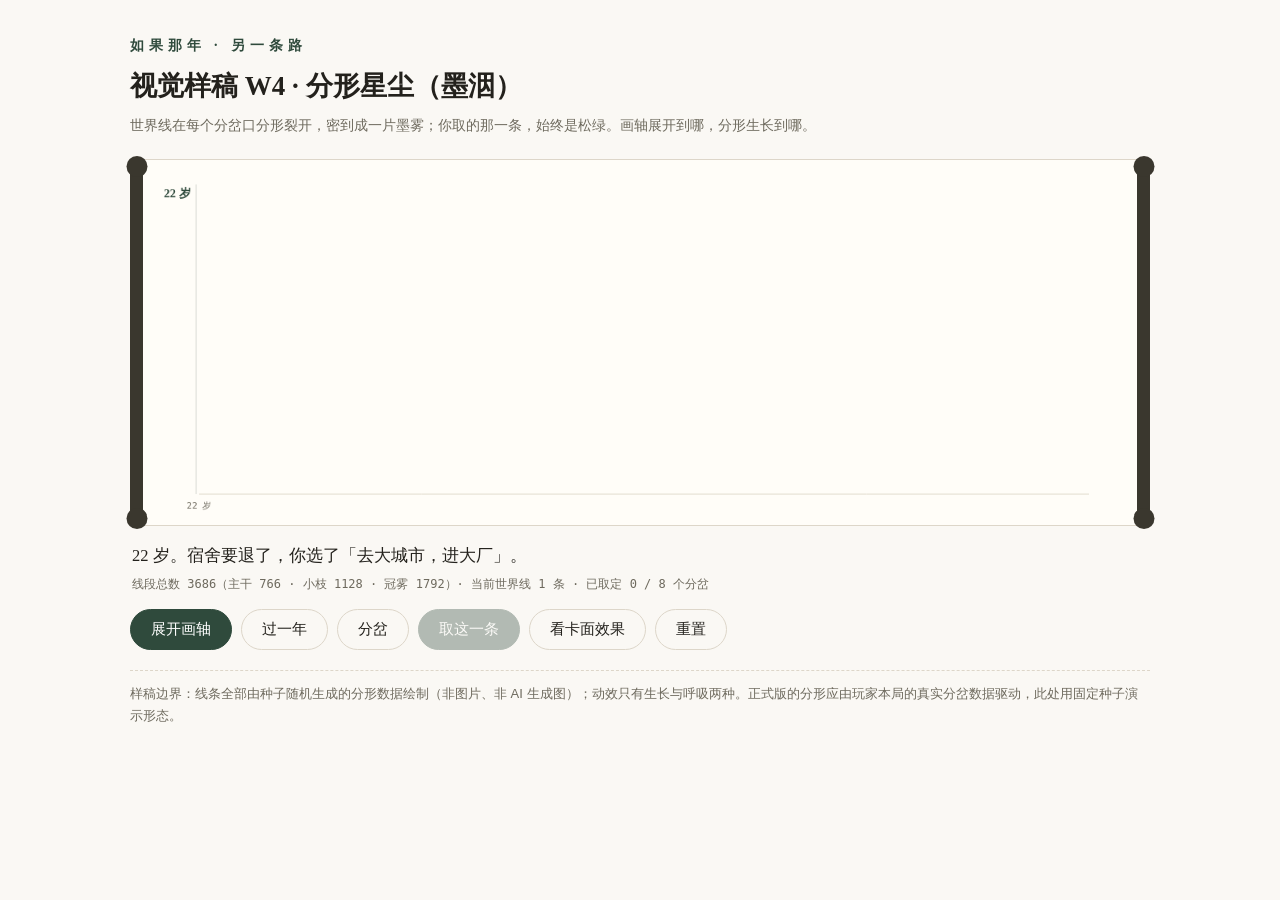
<file: docs/ui-proposals/w4-fractal.html>
<!DOCTYPE html>
<html lang="zh-CN">
<head>
<meta charset="utf-8">
<meta name="viewport" content="width=device-width, initial-scale=1">
<title>如果那年 · W4 分形星尘（墨洇）视觉样稿</title>
<style>
  :root{
    --paper:#FAF8F4; --card:#FFFDF8; --ink:#23211C; --pine:#2F4A3C;
    --line:#DDD6C9; --shadow:#8A948C; --mut:#6E6A5E;
    --serif:"Songti SC","Noto Serif SC",Georgia,serif;
    --sans:-apple-system,"PingFang SC","Hiragino Sans GB","Microsoft YaHei",sans-serif;
    --mono:"SF Mono",Menlo,Consolas,monospace;
  }
  *{box-sizing:border-box}
  body{margin:0;background:var(--paper);color:var(--ink);font-family:var(--sans);line-height:1.7}
  .wrap{max-width:1060px;margin:0 auto;padding:34px 20px 70px}
  .brand{font-family:var(--serif);font-size:14px;letter-spacing:.35em;color:var(--pine);margin:0 0 6px;font-weight:700}
  h1{font-family:var(--serif);font-size:27px;margin:0 0 4px;font-weight:700}
  .sub{color:var(--mut);font-size:14px;margin:0 0 22px}
  .scrollbox{display:flex;align-items:stretch;gap:0}
  .roller{flex:0 0 13px;background:#3A372E;border-radius:7px;position:relative;margin:6px 0}
  .roller::before,.roller::after{content:"";position:absolute;left:50%;transform:translateX(-50%);width:21px;height:21px;border-radius:50%;background:#3A372E}
  .roller::before{top:-9px}.roller::after{bottom:-9px}
  .sheet{flex:1;background:var(--card);border-top:1px solid var(--line);border-bottom:1px solid var(--line);padding:10px 0}
  canvas{display:block;width:100%;height:auto}
  #cardwrap{display:none;background:var(--card);border:1px solid var(--line);border-radius:6px;padding:22px 0}
  #cardwrap canvas{width:min(430px,92%);margin:0 auto}
  .status{font-family:var(--serif);font-size:16.5px;margin:16px 2px 4px;min-height:28px}
  .meta{font-family:var(--mono);font-size:12px;color:var(--mut);margin:0 2px 14px}
  .controls{display:flex;gap:9px;flex-wrap:wrap;margin-top:6px}
  button{font-family:var(--sans);cursor:pointer;font-size:14.5px;border-radius:999px;padding:10px 20px}
  button.primary{background:var(--pine);color:#fff;border:1px solid var(--pine)}
  button.primary:hover{opacity:.9}
  button.ghost{background:none;border:1px solid var(--line);color:var(--ink)}
  button.ghost:hover{border-color:var(--pine);color:var(--pine)}
  button[disabled]{opacity:.35;cursor:default}
  button[disabled]:hover{border-color:var(--line);color:var(--ink)}
  .note{color:var(--mut);font-size:13px;margin-top:20px;border-top:1px dashed var(--line);padding-top:12px}
</style>
</head>
<body>
<div class="wrap">
  <p class="brand">如果那年 · 另一条路</p>
  <h1>视觉样稿 W4 · 分形星尘（墨洇）</h1>
  <p class="sub">世界线在每个分岔口分形裂开，密到成一片墨雾；你取的那一条，始终是松绿。画轴展开到哪，分形生长到哪。</p>

  <div class="scrollbox" id="scrollbox">
    <div class="roller"></div>
    <div class="sheet"><canvas id="cv" width="1240" height="430"></canvas></div>
    <div class="roller"></div>
  </div>
  <div id="cardwrap"><canvas id="cardcv" width="900" height="1125"></canvas></div>

  <p class="status" id="status">22 岁。宿舍要退了，你选了「去大城市，进大厂」。</p>
  <p class="meta" id="meta"></p>

  <div class="controls">
    <button class="primary" id="b-unroll">展开画轴</button>
    <button class="ghost" id="b-year">过一年</button>
    <button class="ghost" id="b-fork">分岔</button>
    <button class="primary" id="b-take">取这一条</button>
    <button class="ghost" id="b-card">看卡面效果</button>
    <button class="ghost" id="b-reset">重置</button>
  </div>

  <p class="note">样稿边界：线条全部由种子随机生成的分形数据绘制（非图片、非 AI 生成图）；动效只有生长与呼吸两种。正式版的分形应由玩家本局的真实分岔数据驱动，此处用固定种子演示形态。</p>
</div>

<script>
"use strict";
// ---------- 数据：分岔口取自 src/events.js ----------
const FORKS = [
  { age: 25, title: "25 岁 · 第一份工作的第三年" },
  { age: 28, title: "28 岁 · 回不回老家" },
  { age: 31, title: "31 岁 · 感情的路口" },
  { age: 33, title: "33 岁 · 住在哪儿" },
  { age: 38, title: "38 岁 · 要不要孩子" },
  { age: 44, title: "44 岁 · 中年的岔路" },
  { age: 52, title: "52 岁 · 父母需要人了" },
  { age: 58, title: "58 岁 · 退还是不退" },
];
const START = 22, END = 65;
const PINE = "#2F4A3C", INK = "#23211C", SHADOW = "#8A948C", PAPER = "#FAF8F4", CARDBG = "#FFFDF8", LINEC = "#DDD6C9";

// ---------- 种子随机（形态稳定，可复现） ----------
function mulberry32(a){return function(){a|=0;a=(a+0x6D2B79F5)|0;let t=Math.imul(a^(a>>>15),1|a);t=(t+Math.imul(t^(t>>>7),61|t))^t;return((t^(t>>>14))>>>0)/4294967296;};}
const rng = mulberry32(20261031);

// ---------- 坐标：x 为画轴逻辑像素（0..1240），y 为虚拟高度（0..350） ----------
const VX = 1240, VY = 350;
const ageX = (age) => 70 + ((age - START) / (END - START)) * 980; // 22→70, 65→1050

// ---------- 生成分形 ----------
// 主干树：每个分岔口，所有线裂成两条（1→2→…→256）
const mainSegs = [];   // {x1,y1,x2,y2,level,onPath,fork}
const pathPts = [{ x: ageX(START), y: VY / 2 }];
const choiceBit = FORKS.map(() => (rng() < 0.5 ? 0 : 1));
let nodes = [{ y: VY / 2, path: true }];
let prevAge = START;
FORKS.forEach((f, i) => {
  const dy = VY * 0.44 * Math.pow(0.72, i) / 3.32 * 2; // 分岔张角逐级收窄，256 个终点收进画幅
  const next = [];
  nodes.forEach((n) => {
    [-1, 1].forEach((s, k) => {
      const cy = Math.max(8, Math.min(VY - 8, n.y + s * dy * (0.82 + rng() * 0.36)));
      const isPath = n.path && k === choiceBit[i];
      mainSegs.push({ x1: ageX(prevAge), y1: n.y, x2: ageX(f.age), y2: cy, level: i, onPath: isPath, fork: i });
      next.push({ y: cy, path: isPath });
      if (isPath) pathPts.push({ x: ageX(f.age), y: cy });
    });
  });
  nodes = next; prevAge = f.age;
});
// 尾段：58 → 65，256 条线各自走完
const endPts = [];
nodes.forEach((n) => {
  const ey = n.y + (rng() - 0.5) * 6;
  endPts.push(ey);
  mainSegs.push({ x1: ageX(58), y1: n.y, x2: ageX(END), y2: ey, level: 8, onPath: n.path, fork: 8 });
});
pathPts.push({ x: ageX(END), y: endPts[nodes.findIndex((n) => n.path)] });

// 雾层一：主干上的小枝（分形深度 2），让线与线之间长出毛细的墨
const twigs = [];
function twig(x, y, ang, len, d, out) {
  if (d === 0 || len < 2.5) return;
  const x2 = x + Math.cos(ang) * len, y2 = y + Math.sin(ang) * len;
  out.push({ x1: x, y1: y, x2, y2, d });
  const n = 2;
  for (let k = 0; k < n; k++) twig(x2, y2, ang + (k === 0 ? -1 : 1) * (0.3 + rng() * 0.35), len * 0.72, d - 1, out);
}
mainSegs.forEach((s) => {
  if (s.level < 2 || rng() > 0.5) return;
  const mx = (s.x1 + s.x2) / 2, my = (s.y1 + s.y2) / 2;
  const base = Math.atan2(s.y2 - s.y1, s.x2 - s.x1);
  twig(mx, my, base + (rng() < 0.5 ? -1 : 1) * (0.55 + rng() * 0.4), 13 + rng() * 9, 2, twigs);
});
// 雾层二：65 岁处 256 个终点各自开一朵分形（深度 3）——膨胀的顶点，密成墨雾
const crowns = [];
endPts.forEach((ey) => { twig(ageX(END), ey, (rng() - 0.5) * 0.5, 15 + rng() * 8, 3, crowns); });
const TOTAL_SEGS = mainSegs.length + twigs.length + crowns.length;

// ---------- 状态 ----------
let age = START;
let revealX = 0, revealTarget = 0;
let committed = new Set();       // 已「取这一条」的分岔序号
let mode = "scroll";
const el = (id) => document.getElementById(id);
const cv = el("cv"), ctx = cv.getContext("2d");
const cardcv = el("cardcv"), cctx = cardcv.getContext("2d");
(function fitDPR(c) { const d = Math.min(2, window.devicePixelRatio || 1); const w = c.width, h = c.height; c.width = w * d; c.height = h * d; c.getContext("2d").scale(d, d); c.style.aspectRatio = w + "/" + h; })(cv);
(function fitDPR(c) { const d = Math.min(2, window.devicePixelRatio || 1); const w = c.width, h = c.height; c.width = w * d; c.height = h * d; c.getContext("2d").scale(d, d); c.style.aspectRatio = w + "/" + h; })(cardcv);

// ---------- 绘制：T 是坐标变换（画轴版 / 卡面版各一套） ----------
function strokeMist(c, segs, T, reveal, breath) {
  // 按深度分组合并成少数几条 path 批量描边（性能账见 notes）
  for (const d of [3, 2, 1]) {
    c.beginPath();
    let any = false;
    for (const s of segs) {
      if (s.d !== d || s.x1 > reveal) continue;
      const a = T(s.x1, s.y1), b = T(s.x2, s.y2);
      c.moveTo(a[0], a[1]); c.lineTo(b[0], b[1]); any = true;
    }
    if (!any) continue;
    c.strokeStyle = INK;
    c.globalAlpha = (d === 3 ? 0.16 : d === 2 ? 0.11 : 0.07) * breath;
    c.lineWidth = d === 3 ? 1 : 0.7;
    c.stroke();
  }
  c.globalAlpha = 1;
}
function drawFractal(c, T, reveal, breath, full) {
  // 雾层（洇进纸里的其余世界线）
  c.save();
  c.beginPath();
  const r = T(reveal, 0);
  c.rect(0, 0, r[0] + 1, 10000);
  c.clip();
  strokeMist(c, twigs, T, reveal, breath);
  strokeMist(c, crowns, T, reveal, breath);
  c.restore();
  // 主干：未取的线是淡墨，取定之后的未选线再退一层
  for (const s of mainSegs) {
    if (s.x1 > reveal) continue;
    const grow = Math.max(0, Math.min(1, (reveal - s.x1) / 46)); // 前沿处渐渐长出来
    let a = 0.30, w = 1.05;
    if (s.onPath) { a = 0; } // 主角线单独画
    else if (committed.has(s.fork)) { a = 0.13; w = 0.8; }
    if (a === 0) continue;
    const A = T(s.x1, s.y1), B = T(s.x2, s.y2);
    const mx = (A[0] + B[0]) / 2, my = (A[1] + B[1]) / 2 + (s.x2 - s.x1) * 0.012 * Math.sin(s.x1 * 1.7 + s.y1);
    c.beginPath(); c.moveTo(A[0], A[1]); c.quadraticCurveTo(mx, my, B[0], B[1]);
    c.strokeStyle = INK; c.globalAlpha = a * grow; c.lineWidth = w; c.stroke();
  }
  c.globalAlpha = 1;
  // 你取的那一条：先垫一层纸色宽笔（不发光，只是把雾压开），再压松绿
  const pts = pathPts.filter((p) => p.x <= reveal + 0.5 || full);
  if (!full) { const head = pathHead(reveal); if (head && (!pts.length || head.x > pts[pts.length - 1].x + 0.5)) pts.push(head); }
  if (pts.length > 1) {
    for (const pass of [[CARDBG, 6.5, 0.85], [PINE, 2.8, 1]]) {
      c.beginPath();
      pts.forEach((p, i) => { const q = T(p.x, p.y); i === 0 ? c.moveTo(q[0], q[1]) : c.lineTo(q[0], q[1]); });
      c.strokeStyle = pass[0]; c.lineWidth = pass[1]; c.globalAlpha = pass[2];
      c.lineJoin = "round"; c.lineCap = "round"; c.stroke();
    }
    c.globalAlpha = 1;
  }
}
function pathHead(reveal) {
  // 当前前沿在主角线上的位置（段内插值）
  for (let i = 0; i < pathPts.length - 1; i++) {
    const a = pathPts[i], b = pathPts[i + 1];
    if (reveal >= a.x && reveal <= b.x) { const t = (reveal - a.x) / (b.x - a.x || 1); return { x: reveal, y: a.y + (b.y - a.y) * t }; }
  }
  return null;
}

// ---------- 画轴版 ----------
const SH = 430, SY = (y) => 40 + y; // 虚拟 y 0..350 → 画布 40..390
function drawScroll(t) {
  ctx.clearRect(0, 0, 1240, SH);
  const breath = 0.88 + 0.12 * Math.sin(t * 0.00045); // 呼吸：雾的浓度缓缓涨落
  drawFractal(ctx, (x, y) => [x, SY(y)], revealX, breath, false);
  // 轴线与刻度
  ctx.strokeStyle = LINEC; ctx.globalAlpha = 1; ctx.lineWidth = 1;
  ctx.beginPath(); ctx.moveTo(ageX(START), 404); ctx.lineTo(ageX(END) + 130, 404); ctx.stroke();
  ctx.fillStyle = "#6E6A5E"; ctx.font = "11px Menlo, monospace"; ctx.textAlign = "center";
  ctx.fillText("22 岁", ageX(START), 422);
  FORKS.forEach((f) => { if (revealX >= ageX(f.age)) ctx.fillText(f.age + "", ageX(f.age), 422); });
  if (revealX >= ageX(END)) ctx.fillText("65 岁", ageX(END), 422);
  // 分岔口标记：小圆点 + 标题（展开到才出现）
  ctx.textAlign = "left";
  FORKS.forEach((f, i) => {
    if (revealX < ageX(f.age)) return;
    const p = pathPts[i + 1];
    ctx.beginPath(); ctx.arc(p.x, SY(p.y), committed.has(i) ? 4 : 3, 0, 7);
    ctx.fillStyle = committed.has(i) ? PINE : SHADOW; ctx.fill();
    ctx.fillStyle = "#6E6A5E"; ctx.font = "12px 'Songti SC', 'Noto Serif SC', Georgia, serif";
    const above = p.y < VY / 2;
    ctx.fillText(f.title, Math.min(p.x + 8, 1010), SY(p.y) + (above ? -12 : 22));
  });
  // 当前点
  const head = pathHead(revealX);
  if (head && age < END) {
    ctx.beginPath(); ctx.arc(head.x, SY(head.y), 5, 0, 7); ctx.fillStyle = PINE; ctx.fill();
    ctx.beginPath(); ctx.arc(head.x, SY(head.y), 5, 0, 7); ctx.strokeStyle = CARDBG; ctx.lineWidth = 2; ctx.stroke();
  }
  // 展开前沿：一条淡线，像轴上正推开的那一折
  if (revealX > 2 && revealX < 1238) {
    ctx.strokeStyle = SHADOW; ctx.globalAlpha = 0.35;
    ctx.beginPath(); ctx.moveTo(revealX, 18); ctx.lineTo(revealX, 404); ctx.stroke(); ctx.globalAlpha = 1;
  }
  ctx.fillStyle = PINE; ctx.font = "700 15px 'Songti SC', 'Noto Serif SC', Georgia, serif"; ctx.textAlign = "left";
  ctx.fillText(age + " 岁", 26, 34);
}

// ---------- 卡面版（4:5，静态结算帧） ----------
function drawCard() {
  const c = cctx, W = 900, H = 1125;
  c.clearRect(0, 0, W, H);
  c.fillStyle = CARDBG; c.fillRect(0, 0, W, H);
  c.strokeStyle = LINEC; c.lineWidth = 2; c.strokeRect(28, 28, W - 56, H - 56);
  c.fillStyle = PINE; c.font = "700 25px 'Songti SC', 'Noto Serif SC', Georgia, serif"; c.textAlign = "left";
  c.fillText("如果那年 · 另一条路", 72, 96);
  c.fillStyle = SHADOW; c.font = "19px Menlo, monospace"; c.textAlign = "right";
  c.fillText("种子 KX-2026", W - 72, 96); c.textAlign = "left";
  // 判词（摘自 events.js verdictTop.relation + verdictCost.relation）
  c.fillStyle = INK; c.font = "37px 'Songti SC', 'Noto Serif SC', Georgia, serif";
  const lines = ["你把人放在前面。人这东西，", "你对他们好，他们大都知道。", "只是把人放在前面的人，", "自己的事，常常排在最后。"];
  lines.forEach((l, i) => c.fillText(l, 72, 168 + i * 54));
  // 分形全貌 + 一条绿线穿行（卡面主视觉）
  const bx = 72, bw = W - 144, by = 430, bh = 300;
  c.strokeStyle = LINEC; c.beginPath(); c.moveTo(bx, by + bh + 26); c.lineTo(bx + bw, by + bh + 26); c.stroke();
  const breath = 1;
  const savedCommitted = committed;
  committed = new Set(FORKS.map((_, i) => i)); // 结算帧：八个分岔都已取定，未选线退到底纹层
  drawFractal(c, (x, y) => [bx + (x / VX) * bw, by + (y / VY) * bh], VX, breath, true);
  committed = savedCommitted;
  c.fillStyle = "#6E6A5E"; c.font = "19px 'Songti SC', 'Noto Serif SC', Georgia, serif";
  c.fillText("28 岁 · 你没回老家", bx, by + bh + 58);
  // 两行对照
  c.fillStyle = INK; c.font = "23px 'Songti SC', 'Noto Serif SC', Georgia, serif";
  c.fillText("这条路：去大城市，进大厂，65 岁退休", 72, 856);
  c.fillStyle = SHADOW;
  c.fillText("另一条：回了家乡，周末钓鱼，孩子在镇上读书", 72, 898);
  // 五维小条
  const stats = [["健康", 62], ["金钱", 55], ["成长", 71], ["自由", 48], ["关系", 83]];
  stats.forEach(([k, v], i) => {
    const y = 946 + i * 30;
    c.fillStyle = INK; c.font = "19px 'Hiragino Sans', sans-serif"; c.fillText(k, 72, y);
    c.fillStyle = LINEC; c.fillRect(140, y - 13, 300, 7);
    c.fillStyle = PINE; c.fillRect(140, y - 13, 300 * v / 100, 7);
    c.fillStyle = "#6E6A5E"; c.font = "17px Menlo, monospace"; c.fillText(v + "", 458, y);
  });
  c.fillStyle = PINE; c.font = "700 26px 'Songti SC', 'Noto Serif SC', Georgia, serif";
  c.fillText("你敢看你的另一条路吗？", 72, H - 62);
  c.fillStyle = SHADOW; c.font = "19px Menlo, monospace"; c.textAlign = "right";
  c.fillText("if-that-year.pages.dev", W - 72, H - 62); c.textAlign = "left";
}

// ---------- 交互 ----------
function setStatus(t) { el("status").textContent = t; }
function syncMeta() {
  el("meta").textContent = "线段总数 " + TOTAL_SEGS + "（主干 " + mainSegs.length + " · 小枝 " + twigs.length + " · 冠雾 " + crowns.length + "）· 当前世界线 " + Math.pow(2, FORKS.filter((f) => f.age <= age).length) + " 条 · 已取定 " + committed.size + " / 8 个分岔";
  el("b-year").disabled = el("b-fork").disabled = age >= END || mode === "card";
  el("b-unroll").disabled = mode === "card";
  el("b-take").disabled = mode === "card" || !FORKS.some((f, i) => f.age <= age && !committed.has(i));
}
function gotoAge(a, msg) {
  age = Math.min(END, a);
  revealTarget = age >= END ? VX - 4 : ageX(age);
  if (msg) setStatus(msg);
  syncMeta();
}
el("b-unroll").addEventListener("click", () => {
  revealX = 0; revealTarget = ageX(age);
  setStatus("画轴从左往右推开。展开到哪儿，分形就生长到哪儿。");
});
el("b-year").addEventListener("click", () => {
  const na = age + 1;
  const f = FORKS.find((x) => x.age === na);
  gotoAge(na, f ? f.title + "——线在这里裂开。" : na + " 岁。日子往前走，线也往前长。");
});
el("b-fork").addEventListener("click", () => {
  const f = FORKS.find((x) => x.age > age);
  if (!f) { gotoAge(END, "65 岁。线不再裂了，剩下的都洇成了纸上的底纹。"); return; }
  const n = Math.pow(2, FORKS.indexOf(f) + 1);
  gotoAge(f.age, f.title + "。世界线裂成 " + n + " 条，你走的只是其中一条。");
});
el("b-take").addEventListener("click", () => {
  const idx = FORKS.map((f, i) => i).filter((i) => FORKS[i].age <= age && !committed.has(i)).pop();
  if (idx === undefined) return;
  committed.add(idx);
  setStatus(FORKS[idx].title + "——取了这一条。其余的线退后一步，洇进纸里，成为底纹。");
  syncMeta();
});
el("b-card").addEventListener("click", () => {
  mode = mode === "card" ? "scroll" : "card";
  el("scrollbox").style.display = mode === "card" ? "none" : "flex";
  el("cardwrap").style.display = mode === "card" ? "block" : "none";
  el("b-card").textContent = mode === "card" ? "回到画轴" : "看卡面效果";
  if (mode === "card") { drawCard(); setStatus("整卷展开。分形是全部的可能，绿线是你走的那一条——这一帧就是结算卡的主视觉。"); }
  else setStatus(age + " 岁。回到画轴。");
  syncMeta();
});
el("b-reset").addEventListener("click", () => {
  age = START; committed = new Set(); revealX = 0; revealTarget = ageX(START);
  if (mode === "card") el("b-card").click();
  setStatus("22 岁。宿舍要退了，你选了「去大城市，进大厂」。"); syncMeta();
});

// ---------- 主循环：前沿缓动 + 雾的呼吸 ----------
function loop(t) {
  revealX += (revealTarget - revealX) * 0.045;
  if (Math.abs(revealTarget - revealX) < 0.4) revealX = revealTarget;
  if (mode === "scroll") drawScroll(t || 0);
  requestAnimationFrame(loop);
}
revealTarget = ageX(START);
syncMeta();
requestAnimationFrame(loop);
</script>
</body>
</html>
</file>
<file: src/style.css>
:root{--paper:#FAF8F4;--ink:#23211C;--accent:#2F4A3C;--line:#DDD6C9;--card:#FFFDF8;--gold:#B08D3E;--mut:#6E6A5E;--serif:Georgia,"Songti SC","Noto Serif SC",serif}
*{box-sizing:border-box}
body{margin:0;color:var(--ink);font-family:"Hiragino Sans","Noto Sans SC",system-ui,sans-serif;line-height:1.75;background-color:var(--paper)}
.wrap{max-width:660px;margin:0 auto;padding:26px 18px 60px}
h1{font-family:var(--serif);font-weight:600;font-size:29px;line-height:1.4;margin:2px 0 10px}
h2{font-family:var(--serif);font-weight:600;font-size:22px;line-height:1.5;margin:4px 0 8px}
h3{font-family:var(--serif);font-size:17px;margin:20px 0 6px}
/* 片头（全称《人生RESTART：如果那年》）：制作小字＋眉题＋主标题三行一组置于开始页最上方；原场景句降为标题下引言行 */
.masthead{margin:0 0 16px}
.prodcredit{font-size:11px;letter-spacing:.38em;color:var(--mut);margin:0 0 12px}
.eyebrow{font-size:12.5px;font-weight:700;letter-spacing:.3em;color:var(--accent);margin:0 0 4px}
.gametitle{font-size:38px;line-height:1.2;margin:0 0 8px}
.leadline{font-family:var(--serif);font-size:18px;font-weight:700;margin:0}
.card{background:var(--card);border:1px solid var(--line);border-radius:14px;padding:24px 24px 20px;margin-top:14px;box-shadow:0 4px 14px rgba(35,33,28,.05);animation:rise .2s ease both}
@keyframes rise{from{opacity:0;transform:translateY(4px)}to{opacity:1;transform:none}}
@keyframes fadein{from{opacity:0}to{opacity:1}}
.road{display:block;margin:0 0 6px}
.stats{margin:8px 0 2px}
.stat{display:flex;align-items:center;gap:8px;font-size:13px;margin:3px 0}
.stat span{width:34px;color:var(--mut)}
.stat .bar{flex:1;height:6px;background:#EAE5D8;border-radius:3px;overflow:hidden}
.stat .bar i{display:block;height:100%;background:var(--accent);border-radius:3px;transition:width .6s ease}
.stat b{width:28px;text-align:right;font-weight:400;font-family:Menlo,Consolas,monospace;font-size:12.5px}
.meta{font-size:12.5px;color:var(--mut);border-bottom:1px solid var(--line);padding-bottom:9px;margin:6px 0 12px}
.body{font-size:16.5px;margin:6px 0 10px}
.choices{display:grid;gap:10px;margin-top:14px}
.choice{text-align:left;background:var(--card);border:1px solid var(--line);border-left:3px solid var(--line);border-radius:11px;padding:14px 16px;font-size:15px;cursor:pointer;color:var(--ink);transition:border-color .15s,transform .15s,box-shadow .15s;line-height:1.6}
@media (hover:hover){.choice:hover{border-color:var(--accent);border-left-color:var(--accent);transform:translateX(3px);box-shadow:0 6px 16px rgba(47,74,60,.10)}}
.choice.dailymark{border-color:var(--accent);border-left-color:var(--accent);box-shadow:inset 0 0 0 1px var(--accent)}
.choice b{display:block;font-weight:600;font-size:16px}
.choice small,.choice span{font-size:13px;opacity:.75}
.primary{background:var(--accent);color:#fff;border:none;border-radius:999px;padding:12px 24px;font-size:15px;cursor:pointer;margin-top:12px;transition:opacity .15s,transform .15s}
@media (hover:hover){.primary:hover{opacity:.92;transform:translateY(-1px)}}
button.big{width:100%;margin-bottom:14px}
.ghost{background:none;border:1px solid var(--line);border-radius:999px;padding:12px 18px;font-size:14px;cursor:pointer;margin-top:12px;color:var(--ink)}
@media (hover:hover){.ghost:hover{border-color:var(--accent);color:var(--accent)}}
.textlink{background:none;border:none;padding:6px 2px;font-size:13px;color:var(--mut);text-decoration:underline;text-underline-offset:3px;cursor:pointer}
@media (hover:hover){.textlink:hover{color:var(--accent)}}
.hint{font-size:13px;color:var(--mut)}
.delta{color:var(--accent);font-size:13px;margin:6px 0 0;font-family:Menlo,Consolas,monospace}
.echo{border-left:3px solid var(--accent);background:#F6F3EC;border-radius:0 8px 8px 0;padding:10px 14px;color:#4A463C;font-size:15px}
.row{display:flex;gap:10px;flex-wrap:wrap;align-items:center}
.seedrow{display:flex;gap:8px;margin-top:8px;flex-wrap:wrap}
.seedrow input{flex:1;min-width:180px;font-size:16px;padding:10px 12px;border:1px solid var(--line);border-radius:10px;background:#fff;font-family:Menlo,Consolas,monospace}
.setblock{border-top:1.5px dashed var(--line);margin-top:24px;padding-top:16px}
.setlab{font-size:12px;letter-spacing:.18em;color:var(--mut);margin:0 0 8px;font-weight:700}
.picklab{font-size:12px;color:var(--mut);margin:16px 0 8px;font-weight:600}
.setlab + .picklab{margin-top:0}
.segpicks{display:flex;gap:8px;flex-wrap:wrap}
.segbtn{background:var(--card);border:1px solid var(--line);border-radius:10px;padding:12px 14px;font-size:14px;cursor:pointer;color:var(--ink);text-align:left;line-height:1.45;min-height:44px}
.segbtn b{display:block;font-size:14.5px}
.segbtn small{display:block;color:var(--mut);font-size:12px}
.segbtn.sel{border-color:var(--accent);background:var(--accent);color:#fff;box-shadow:inset 0 0 0 1px var(--accent)}
.segbtn.sel b{color:#fff}
.segbtn.sel small{color:rgba(255,255,255,.82)}
.segbtn.sel:active{background:var(--accent)}
/* 自动推进＝开关形态：全圆角轨道＋圆角滑块，与分段控件 .segbtn 轮廓明显不同 */
.switchpicks{display:inline-flex;gap:4px;flex-wrap:wrap;background:#EAE5D8;border-radius:999px;padding:4px}
.switchbtn{border:none;background:transparent;color:var(--mut);border-radius:999px;padding:10px 18px;font-size:14px;cursor:pointer;line-height:1.4;min-height:40px}
.switchbtn b{font-weight:600}
.switchbtn.sel{background:var(--accent);color:#fff;box-shadow:0 1px 4px rgba(47,74,60,.25)}
.switchbtn:active{background:#DED8C8}
.switchbtn.sel:active{background:var(--accent)}
/* 对局区：每日独占一行；明日预告是纯文本（灰字、无边框无底色，不像按钮） */
.dailyrow{margin-top:16px}
.dailyrow .ghost{margin-top:0}
.tomorrow-note{color:var(--mut);background:none;border:none}
/* 行动区（v0.24.0 首页重做）：置于卡外、#app 层级吸底常驻——包含块是整个页面列，滚动全程够得着；
   底部内边距吃 iOS 安全区，按钮不与手势条重叠；有存档时续玩为全宽主按钮、重开降为 ghost */
.actions{position:sticky;bottom:0;background:var(--paper);border-top:1px solid var(--line);padding:16px 0 max(8px, env(safe-area-inset-bottom));margin-top:24px;display:grid;gap:8px;z-index:5}
/* 折叠区「设置与对局」（v0.24.0）：独立一张卡，标题行可点开合；子区沿 .setblock 分隔规范，首个子区不重复分隔线 */
.foldcard{padding-top:14px}
.foldhead{display:flex;align-items:baseline;gap:10px;width:100%;background:none;border:none;padding:6px 0 2px;cursor:pointer;color:var(--ink);font:inherit;text-align:left}
.foldtitle{font-size:15px;font-weight:700;letter-spacing:.06em}
.foldhead small{color:var(--mut);font-size:12.5px}
.foldchev{margin-left:auto;color:var(--mut);transition:transform .15s}
.foldblock.open .foldchev{transform:rotate(180deg)}
#foldbody .setblock:first-of-type{border-top:none;margin-top:10px;padding-top:0}
.foldguide{margin:10px 0 0}
.actions .primary,.actions .ghost{width:100%;margin-top:0}
/* 出身牌（v0.13.0）：三行九张、每行预选第一张；静态呈现，无翻牌动效；窄屏纵列 */
.carddeck{margin-top:16px}
.cardrow{display:grid;grid-template-columns:repeat(3,1fr);gap:10px;margin:6px 0 4px}
.cardpick{background:#fff;border:1px solid var(--line);border-radius:10px;padding:11px 12px;font-size:13.5px;cursor:pointer;color:var(--ink);text-align:left;line-height:1.7;min-height:44px}
.cardpick b{display:block;font-size:14.5px;margin-bottom:2px}
.cardpick span{display:block}
.cardpick small{display:block;color:var(--mut);font-size:12px;margin-top:4px}
.cardpick.sel{border-color:var(--accent);background:#EAF0EA;box-shadow:inset 0 0 0 1px var(--accent)}
.cardpick:active{background:#F6F3EC}
.livesnew{color:var(--accent)}
.liverow{display:flex;justify-content:space-between;gap:12px;margin:6px 0}
.liverow span{color:var(--mut);font-size:12.5px;white-space:nowrap}
.clue{color:var(--mut);margin:6px 0}
@media (max-width:640px){.cardrow{grid-template-columns:1fr}}
.refl-label{display:block;margin:14px 0;font-size:14px}
.refl-label input[type="text"]{display:block;width:100%;font-size:16px;padding:10px;margin-top:6px;border:1px solid var(--line);border-radius:8px;background:#fff}
.refl{font-family:var(--serif);font-size:15px}
.glimpse{border:1.5px dashed #8A948C;background:#F4F1EA}
.glimpse .teaser{font-family:var(--serif);font-size:18px}
.crisis{border-color:#B08D6A}
.rare{border-color:var(--gold);background:#FBF7EE}
.rare-tag{color:var(--gold);font-size:13px;letter-spacing:.2em;margin:0 0 6px;font-weight:700}
.special{border:1.5px solid var(--gold);border-radius:12px;padding:14px 18px;margin:10px 0;background:#FBF7EE}
.special-title{font-family:var(--serif);font-size:26px;color:var(--accent);margin:2px 0 6px;font-weight:700}
.verdict{font-family:var(--serif);font-size:20.5px;line-height:1.85;font-weight:600}
.lifetags{font-size:13.5px;color:var(--mut);letter-spacing:.4px;margin:0 0 4px}
.slotline{margin:2px 0;line-height:1.8}
.slotk{display:inline-block;min-width:5.2em;color:var(--pine,#2F4A3C);font-size:12.5px;letter-spacing:1px;margin-right:.6em}
.timeline{margin-top:12px;border-top:1px solid var(--line);padding-top:10px;font-size:13.5px;display:grid;gap:5px;max-height:480px;overflow:auto}
.timeline p{margin:0;padding:3px 0;border-bottom:1px solid #EFEAE0}
.streamwrap{border-top:1.5px dashed var(--line);margin-top:22px;padding-top:10px}
.streamtitle{font-size:12px;letter-spacing:.22em;color:var(--mut);margin:0 0 6px;font-weight:700}
.stream{max-height:280px;overflow-y:auto;padding-right:4px;scrollbar-width:thin}
.srow{display:grid;grid-template-columns:118px 1fr;gap:10px;padding:5px 4px;border-bottom:1px solid #EFEAE0;font-size:13.5px;line-height:1.6}
.srow .sage{font-family:Menlo,Consolas,monospace;font-size:12px;color:var(--accent);padding-top:3px;white-space:nowrap}
.srow.last{background:#F1ECDD;border-radius:7px;border-bottom-color:transparent;animation:fadein .2s ease both}
canvas.card-img{max-width:100%;height:auto}
.foot{max-width:660px;margin:0 auto;text-align:center;font-size:12px;color:var(--mut);padding:0 18px 30px}
.foot a{color:var(--accent)}
.foottag{font-family:var(--serif);font-size:13.5px;color:var(--ink);display:inline-block;margin-bottom:6px}
@media (max-width:560px){.card{padding:19px 16px 16px}h1{font-size:25px}.srow{grid-template-columns:96px 1fr}}

/* 分享台 (share desk) */
.sharedesk{border-top:1.5px dashed var(--line);margin-top:22px;padding-top:4px}
.sharedesk h3{margin-top:14px}
.sharedesk .segpicks{margin-bottom:4px}
.cardpreview{margin:16px 0 6px;text-align:center}
.cardpreview canvas{max-width:min(100%,330px);height:auto;border:1px solid var(--line);border-radius:10px;box-shadow:0 12px 26px rgba(35,33,28,.12);background:var(--paper)}
.sharetext{margin-top:14px;border:1px solid var(--line);border-radius:10px;padding:10px 14px;background:#fff}
.sharetext summary{cursor:pointer;font-size:14px;font-weight:600;color:var(--accent)}
.sharetext-body{white-space:pre-wrap;word-break:break-all;font-size:14px;line-height:1.7;margin:8px 0 2px;color:var(--ink)}

/* 自动推进：开局页置灰 + 游戏中 meta 下的极细控制行 */
.segpicks.dim{opacity:.45}
.autorow{display:flex;justify-content:space-between;align-items:center;font-size:12px;color:var(--mut);margin:-6px 0 10px;letter-spacing:.04em}
.autorow button{background:none;border:none;padding:2px 3px;font:inherit;color:var(--mut);cursor:pointer}
.autorow .autotog{color:var(--ink);text-decoration:underline;text-underline-offset:3px}
.autorow .autospd.on{color:var(--accent);font-weight:700}
.autodot{display:inline-block;width:6px;height:6px;border-radius:50%;background:var(--accent);margin:0 4px 1px 8px;animation:autoblink 1.1s ease-in-out infinite}
@keyframes autoblink{0%,100%{opacity:.25}50%{opacity:1}}
.autolive{color:var(--accent)}

/* v0.20.4：局内推进设置面板——meta 下一行小字入口，展开是开局页同款分段/开关控件 */
.autopanelwrap{margin:-2px 0 10px}
.autopanelrow{margin:0;font-size:12px;letter-spacing:.04em}
.setlink{background:none;border:none;padding:2px 3px;font:inherit;color:var(--mut);cursor:pointer;text-decoration:underline;text-underline-offset:3px}
.setlink:active{color:var(--accent)}
.autopanel{border-top:1.5px dashed var(--line);margin-top:8px;padding:2px 0 4px}
.autopanel .picklab{margin:10px 0 6px}
.autopanel .picklab:first-child{margin-top:6px}

/* v0.7.0：续玩降级、自动推进三态与自动选留痕 */
.autorow{flex-wrap:wrap;gap:4px 10px}
.autorow .automode.on{color:var(--accent);font-weight:700}
.autonote{color:var(--accent);font-size:13px;margin:8px 0 0}
.death h2{color:var(--accent)}

/* v0.7.0：游玩页宽屏双栏；流水账拆为同级栏，窄屏仍由引擎放回卡内 */
.wrap{padding-bottom:max(28px, env(safe-area-inset-bottom))}
.foot{padding-bottom:max(24px, env(safe-area-inset-bottom))}
@media (min-width:1024px){
  #app.playwrap{max-width:1120px;display:grid;grid-template-columns:minmax(0,7fr) minmax(320px,5fr);gap:20px;align-items:start}
  #app.playwrap .streamwrap{margin-top:14px;border:1px solid var(--line);border-radius:14px;background:var(--card);box-shadow:0 4px 14px rgba(35,33,28,.05);padding:16px 16px 12px;position:sticky;top:14px}
  #app.playwrap .stream{max-height:calc(100vh - 110px)}
}

/* v0.8.0：UX-MOTION 落地（按下/焦点态、选择留一拍、分级入场、临界分级、倒计时细线、流水账跟随、结算揭示与纵轴图、减动效） */
/* §3.1/§8.3 焦点可见性与按下态 */
button:focus-visible,input:focus-visible,summary:focus-visible,a:focus-visible{outline:2px solid var(--accent);outline-offset:2px}
.choice:active{background:#F6F3EC;border-color:var(--accent);border-left-color:var(--accent)}
.primary:active{opacity:.85}
.ghost:active{border-color:var(--accent);color:var(--accent);background:#F6F3EC}
.segbtn:active{background:#F6F3EC}
.autorow button:active{color:var(--accent)}
/* §3.2 选择留一拍：选中态（借 .segbtn.sel 的视觉语言）与未选变淡 */
.choice.picked{background:#EAF0EA;border-color:var(--accent);border-left-color:var(--accent);box-shadow:inset 0 0 0 1px var(--accent)}
.choice.faded{opacity:.45}
.pickednote{color:var(--accent);font-size:13px;margin:8px 0 0}
/* §1.3 回响与瞥视细节统一淡入（新插入的子元素自动播放） */
#echo>*,#detail>*{animation:fadein .2s ease both}
/* §1.1 分级入场：同类画面卡壳不动，只正文区淡入 */
.card.still{animation:none}
.enter{animation:fadein .15s ease both}
/* §2.3 危机卡入场变「沉」：自上方 2px 沉下，不上浮 */
.card.crisis{animation:sink .25s ease both}
@keyframes sink{from{opacity:0;transform:translateY(-2px)}to{opacity:1;transform:none}}
/* §2.3 一级临界：数字加粗 + 条尾墨点（静态，不闪） */
.stat.crit b{font-weight:700}
.stat .cdot{width:5px;height:5px;border-radius:50%;background:var(--ink);flex:none}
/* §4.2 autorow 命中区放大：只长触摸层，负 margin 收回版面高度 */
.autorow{margin:-13px 0 3px}
.autorow button{padding:11px 6px}
/* §4.1 自动推进剩余时间细线（宽度由引擎计时状态驱动） */
.autoline{height:2px;margin:0 0 10px}
.autoline i{display:block;height:100%;background:var(--accent);opacity:.4;width:0}
/* §5.1 流水账自由浏览：未读新行高亮 + 标题旁提示 */
.srow.new{background:#F1ECDD;border-radius:7px;border-bottom-color:transparent}
.newhint{background:none;border:none;color:var(--accent);font:inherit;font-size:12px;letter-spacing:.05em;cursor:pointer;padding:8px 6px;margin-left:6px;text-decoration:underline;text-underline-offset:3px}
/* §1.2 结算分段揭示：基础态即终态，动画只从透明来；点任意处 .shown 后立即全显 */
.rev{animation:fadein .2s ease both;animation-delay:var(--d,0s)}
.card.shown .rev{animation:none!important}
/* §9.2 结算纵轴图：生长仪式（基础态即终态，动画只从未画来；.shown 跳过） */
.mapwrap{margin:16px auto 4px;max-width:460px}
.mapwrap svg{display:block;margin:0 auto;max-width:100%;height:auto}
.mapspine{stroke-dasharray:100;stroke-dashoffset:0;animation:mapgrow 1.05s linear both;animation-delay:var(--gd,.36s)}
@keyframes mapgrow{from{stroke-dashoffset:100}to{stroke-dashoffset:0}}
.mapbranch{opacity:.55;animation:branchin .45s ease both;animation-delay:var(--bd,0s)}
@keyframes branchin{from{opacity:0}to{opacity:.55}}
.maplab{animation:fadein .2s ease both;animation-delay:var(--bd2,0s);paint-order:stroke;stroke:#FFFDF8;stroke-width:4px;stroke-linejoin:round}
.mapwrap.shown .mapspine,.mapwrap.shown .mapbranch,.mapwrap.shown .maplab{animation:none!important}
/* §9.1 游玩路图当前点淡入 */
.road .nowdot{animation:dotin .2s ease both}
@keyframes dotin{from{opacity:.3}to{opacity:1}}
/* §8.1 减动效全站降级：功能不变，所有「动」降为「变」；闪烁圆点常亮 */
@media (prefers-reduced-motion: reduce){
  *,*::before,*::after{animation-duration:.01ms!important;animation-delay:0s!important;animation-iteration-count:1!important;transition-duration:.01ms!important}
  .autodot{animation:none!important;opacity:1}
}

/* v0.33.0 人生纪录典藏：结算页一行安静入口＋导出面板（无横幅、无弹窗，呈现纪律见 paid-spec/SPEC.md） */
.keepsake-line{margin:14px 0 0;font-size:13px}
.keepsake-panel{margin-top:6px}
.ks-block{border-top:1.5px dashed var(--line);margin-top:10px;padding-top:12px}
.ks-intro{font-size:14.5px;margin:4px 0 6px}
.ks-fact{font-size:15.5px;font-family:var(--serif);color:var(--accent);margin:2px 0 8px;line-height:1.6}
.ks-giftcode{font-family:Menlo,Consolas,monospace;font-size:22px;letter-spacing:.06em;text-align:center;color:var(--accent);border:1.5px dashed var(--accent);border-radius:10px;padding:10px 6px;margin:8px 0;word-break:break-all}
.ks-gifttext{width:100%;box-sizing:border-box;font:inherit;font-size:13.5px;line-height:1.7;padding:8px;border:1px solid var(--line);border-radius:8px;background:var(--card);color:inherit;resize:vertical}
.ks-buy{text-decoration:none;display:inline-block}
.keepsake-panel .cardpreview canvas{max-width:min(100%,330px)}
/* 典藏预览仪式（定稿 §六采 B 一条）：游戏内看长图预览时缓缓展开，约 1 秒，呈现层动效 */
.keepsake-panel .cardpreview canvas{animation:ks-unfold 1.1s ease both}
@keyframes ks-unfold{from{clip-path:inset(0 0 100% 0)}to{clip-path:inset(0 0 0% 0)}}
@media (prefers-reduced-motion:reduce){.keepsake-panel .cardpreview canvas{animation:none}}
/* 纪录册（和式 L2）：屏上是整页浮层，内文字阶以 .book-page 字号为基（em 制），
   打印时字号切到 10.5pt、边距全走 @page，白底自立。间距先于内容：节距靠空，不靠色块。 */
.ify-book{position:fixed;inset:0;overflow:auto;background:var(--paper);z-index:40;padding:22px 16px 60px}
.ify-book .book-tools{max-width:660px;margin:0 auto 12px;display:flex;gap:10px;align-items:center;flex-wrap:wrap}
.ify-book .book-page{max-width:660px;margin:0 auto;background:var(--card);border:1px solid var(--line);border-radius:14px;padding:40px 38px;box-shadow:0 4px 14px rgba(35,33,28,.05);font-size:15px;color:#26241F}
.ify-book .book-cover{padding-top:1.4em}
.ify-book .cov-mast{text-align:center}
.ify-book .cov-prod{font-size:.73em;letter-spacing:.32em;color:var(--accent);font-weight:700;margin:0 0 1em}
.ify-book .cov-brand{font-family:var(--serif);font-size:.95em;letter-spacing:.18em;margin:0 0 .5em}
.ify-book .cov-title{font-family:var(--serif);font-size:2.3em;line-height:1.3;margin:0 0 .55em}
.ify-book .cov-rule{width:2.7em;border-top:2px solid var(--accent);margin:0 auto 1em;height:0}
.ify-book .cov-meta{font-size:.81em;color:#8A8B85;font-family:Menlo,Consolas,monospace;margin:0}
.ify-book .cov-verdict{font-family:var(--serif);font-size:1.2em;line-height:1.95;margin:2.6em 0 0}
.ify-book .cov-rare{border:1px solid var(--line);padding:1.5em 1.6em 1.3em;margin-top:2.8em}
.ify-book .cov-rtag{font-size:.73em;letter-spacing:.3em;color:var(--accent);font-weight:700;margin:0 0 .8em}
.ify-book .cov-rtitle{font-family:var(--serif);font-size:1.55em;margin:0 0 .6em}
.ify-book .cov-rtext{font-size:.95em;line-height:1.85;margin:0}
.ify-book .cov-plain{margin:2.8em 0 0;font-size:1em;color:var(--mut)}
.ify-book .cov-plain span{color:var(--accent);font-weight:700;margin-right:.8em}
.ify-book .cov-tags{font-size:.78em;color:#8A8B85;line-height:1.85;margin:2em 0 0}
.ify-book .cov-death{font-size:.92em;line-height:1.9;margin:.6em 0 0}
.ify-book .book-sec{margin-top:3em}
.ify-book .book-h{font-family:var(--serif);font-size:1.24em;color:var(--accent);display:flex;align-items:center;gap:1em;margin:0 0 1.1em;font-weight:600}
.ify-book .book-h::after{content:"";flex:1;border-top:1px solid var(--line)}
.ify-book .book-group + .book-group{margin-top:2em}
.ify-book .book-gname{font-size:.85em;letter-spacing:.24em;color:#8A8B85;font-weight:700;margin:0 0 .5em}
.ify-book .book-ev{margin:0 0 1.5em}
.ify-book .book-ya{font-size:.81em;color:#8A8B85;font-family:Menlo,Consolas,monospace;margin:0 0 .3em}
.ify-book .book-et{font-family:var(--serif);font-size:1.05em;line-height:1.75;margin:0}
.ify-book .book-choice{font-size:.85em;color:var(--mut);margin:.35em 0 0}
.ify-book .book-tl{margin:.45em 0;line-height:1.8;font-size:1em}
.ify-book .book-ya2{display:inline-block;min-width:9.5em;color:#8A8B85;font-size:.81em;font-family:Menlo,Consolas,monospace;margin-right:.6em}
.ify-book .book-stats{display:grid;grid-template-columns:1fr 1fr;gap:.55em 2.2em;margin-bottom:1.2em}
.ify-book .book-stat{display:flex;align-items:center;gap:.6em;font-size:.95em}
.ify-book .book-stat span{width:2.4em;color:var(--mut)}
.ify-book .book-bar{flex:1;height:.8em;background:#E7E1D3}
.ify-book .book-bar i{display:block;height:100%;background:var(--accent)}
.ify-book .book-stat b{width:2em;text-align:right;font-family:Menlo,Consolas,monospace;font-weight:700}
.ify-book .book-fact{display:flex;gap:1.2em;margin:.9em 0}
.ify-book .book-flab{flex:0 0 4.5em;color:var(--accent);font-weight:700;font-size:.9em;letter-spacing:.1em;padding-top:.18em}
.ify-book .book-fact p{margin:0;line-height:1.8;font-size:1em}
.ify-book .book-sub{font-size:.85em;letter-spacing:.24em;color:#8A8B85;font-weight:700;margin:2em 0 .5em}
.ify-book .book-common{line-height:1.85;color:#4A463C;margin:0 0 1em}
.ify-book .book-lead{font-family:var(--serif);font-size:1.3em;line-height:1.85;margin:1em 0 1.2em}
.ify-book .book-arc{margin:0 0 1.6em}
.ify-book .book-arc-svg{width:100%;height:auto;display:block}
.ify-book .book-shape{text-align:center;margin:2em 0 0}
.ify-book .book-shape-svg{width:50%;max-width:280px;height:auto}
.ify-book .book-shapecap{font-size:.85em;letter-spacing:.2em;color:#8A8B85;margin:.4em 0 0}
.ify-book .book-twin{display:flex;margin-top:2.2em}
.ify-book .book-twin-col{flex:1}
.ify-book .book-twin-col:first-child{padding-right:1.6em}
.ify-book .book-twin-col:last-child{border-left:1px solid var(--line);padding-left:1.6em}
.ify-book .book-twin-head{font-family:var(--serif);font-weight:700;font-size:1.1em;color:var(--accent);margin:0 0 .8em}
.ify-book .book-twin-ev{margin:.5em 0;line-height:1.6}
.ify-book .book-abs{color:var(--mut);font-size:.92em;margin:1em 0 0;line-height:1.7}
.ify-book .book-colobox{border:1px solid var(--line);padding:2.2em}
.ify-book .book-colobox p{line-height:1.85}
.ify-book .book-seed{font-family:Menlo,Consolas,monospace;color:#8A8B85;font-size:.85em;margin-top:2em}
.ify-book .book-url{color:#8A8B85;font-size:.85em}
.ify-book .book-closing{font-family:var(--serif);font-size:1.25em;color:var(--accent);text-align:center;margin:2.2em 0 .6em}
.ify-book .book-notebox{border:1px solid var(--line);padding:2.2em;min-height:56vh}
.ify-book .book-seedbox{padding:2.2em 0 0}
.ify-book .book-seedpage p{color:#6E6A5E;font-size:.92em;line-height:1.9;margin:.4em 0}
.ify-book .book-dateline{text-align:right;color:#8A8B85;font-size:.9em}
.ify-book .book-wm{position:fixed;inset:0;pointer-events:none;overflow:hidden;z-index:41}
.ify-book .book-wm span{position:absolute;left:50%;font-size:44px;font-weight:700;color:rgba(47,74,60,.10);transform:translateX(-50%) rotate(-24deg);white-space:nowrap}
.ify-book .book-wm span:nth-child(1){top:8%}.ify-book .book-wm span:nth-child(2){top:26%}.ify-book .book-wm span:nth-child(3){top:44%}
.ify-book .book-wm span:nth-child(4){top:62%}.ify-book .book-wm span:nth-child(5){top:80%}.ify-book .book-wm span:nth-child(6){top:98%}
/* @page 边距写死（定稿 §二）：上下左右 18/16/20/16mm，装订侧在 .book-page 上再让 4mm；
   页脚种子＋页码的 @page 页边盒规则随册子内容生成时写入（种子要写死进规则，见 buildKeepsakeBook） */
@page{size:A4;margin:18mm 16mm 20mm 16mm}
@media print{
  body.has-book{background:#fff}
  body.has-book .foot{display:none!important}
  body.has-book #app{max-width:none;display:block;padding:0}
  body.has-book #app>*:not(.ify-book){display:none!important}
  body.has-book .ify-book{position:static;overflow:visible;padding:0;background:#fff}
  body.has-book .ify-book .book-page{border:none;border-radius:0;box-shadow:none;max-width:none;padding:0 0 0 4mm;font-size:10.5pt;background:#fff}
  body.has-book .ify-book .book-tools{display:none!important}
  body.has-book .ify-book .book-cover{break-after:page;padding-top:30mm}
  body.has-book .ify-book .book-h{break-after:avoid}
  body.has-book .ify-book .book-group,body.has-book .ify-book .book-ev,body.has-book .ify-book .book-fact,body.has-book .ify-book .book-arc,body.has-book .ify-book .book-shape,body.has-book .ify-book .book-twin,body.has-book .ify-book .book-stats,body.has-book .ify-book .book-endblock{break-inside:avoid}
  body.has-book .ify-book .book-colophon{break-before:page}
  body.has-book .ify-book .book-seedpage{break-before:page}
  body.has-book .ify-book .book-seedbox{padding:10mm 0 0}
  body.has-book .ify-book .book-colobox{padding:10mm}
  body.has-book .ify-book .book-note{break-before:page}
  body.has-book .ify-book .book-notebox{padding:10mm;min-height:224mm}
  body.has-book-preview .ify-book{display:none!important}
}
/* 纪录册：屏上是整页浮层（暖纸同体系），打印时只出册子本身 */
.ify-book .book-page{max-width:660px;margin:0 auto;background:var(--card);border:1px solid var(--line);border-radius:14px;padding:28px 26px;box-shadow:0 4px 14px rgba(35,33,28,.05)}
.ify-book .book-meta{font-size:13px;color:var(--mut)}
.ify-book .book-ya{display:inline-block;min-width:9.5em;color:var(--mut);font-size:12.5px;font-family:Menlo,Consolas,monospace;margin-right:.6em}
.ify-book .book-ev,.ify-book .book-tl{margin:3px 0;line-height:1.75;font-size:14.5px}
.ify-book .book-foot{margin-top:26px;border-top:1px solid var(--line);padding-top:12px;font-size:13px;color:var(--mut)}
  body.has-book .ify-book .book-page{border:none;border-radius:0;box-shadow:none;max-width:none;padding:0}
  body.has-book .ify-book h3{break-before:page}
  body.has-book .ify-book h3:first-of-type{break-before:auto}

/* ================= [homepage-build 开始屏一单 · 独立块] =================
   本块为首页单的全部 CSS 改动：只许在本块内改，勿动上方既有规则行（与典藏单分块合并）。
   1) 开始屏主按钮强化：.actions 只被开始屏使用（已核），其 .primary 即「开始这一生」/「继续上次的人生」。
      与年代段选钮 .segbtn.sel 同为主题色填充，靠尺寸（≥58px）/字号 17/字重 700/投影拉开主次，
      让主按钮不用找。续玩态主按钮是 #resume（同 .primary），重开降为 .ghost，层级不变。
   2) 出生年行：年代块内的明示行＋手动步进钮（窗口宽为 1 的年代步进钮隐藏，只剩明示与说明）。 */
.actions .primary{min-height:58px;padding:15px 24px;font-size:17px;font-weight:700;letter-spacing:.03em;box-shadow:0 8px 22px rgba(47,74,60,.30)}
@media (hover:hover){.actions .primary:hover{opacity:.95;transform:translateY(-1px)}}
.actions .primary:active{opacity:.88}
.birthyear-row{display:flex;align-items:center;gap:10px;margin-top:12px}
.birthyear-lab{color:var(--mut);font-size:13px}
.birthyear-val{font-family:var(--serif);font-size:19px;font-weight:700;color:var(--ink);min-width:76px;text-align:center}
.birthstep{width:34px;height:34px;border-radius:50%;border:1px solid var(--line);background:var(--card);color:var(--ink);font-size:17px;line-height:1;cursor:pointer;padding:0}
.birthstep:disabled{opacity:.35;cursor:default}
.birthstep:active:not(:disabled){border-color:var(--accent);color:var(--accent)}
/* v0.47.0 开始屏改版：眉题行／大字年份／年代卡网格／十年条；v0.47.1 版式照设计稿两版（网页 6 横、手机 3×2、场景与生年并排、年份尺） */
.masthead{display:flex;flex-wrap:wrap;align-items:baseline}
.masthead .prodcredit{flex:1 1 auto}
.masthead .eyebrow,.masthead .gametitle,.masthead .leadline{flex-basis:100%}
.eyebrow2{font-family:var(--serif);font-size:13px;letter-spacing:.3em;color:var(--mut);margin:0}
.erahead{font-family:var(--serif);font-size:19px;font-weight:700;color:var(--ink);margin:12px 0 10px;text-align:center}
.bighero{font-family:var(--serif);font-size:72px;font-weight:700;line-height:1.05;text-align:center;color:var(--ink);margin:8px 0 0;letter-spacing:.02em}
.eragrid{display:grid;grid-template-columns:repeat(6,1fr);gap:8px}
.eracard{text-align:center;border-radius:16px;padding:14px 6px 12px}
.eracard b{font-size:16.5px}
.eracard span{display:block;color:var(--mut);font-size:12px;margin-top:4px;line-height:1.5}
.eracard.sel span{color:rgba(255,255,255,.85)}
.scenerow{display:flex;gap:16px;align-items:stretch;margin-top:16px}
.scenecard{flex:1.15;background:var(--card);border:1px solid var(--line);border-radius:18px;padding:16px 20px;display:flex;flex-direction:column;justify-content:center}
.scenecard .eradesc-lab{margin:0 0 6px}
#eradesc{font-family:var(--serif);font-size:17px;line-height:1.65;color:var(--ink);margin:0}
.birthcol{flex:1;display:flex;flex-direction:column;justify-content:center}
.birthcol .birthyear-row{margin-top:0;justify-content:center}
.birthcol .birthyear-val{font-size:32px;min-width:0}
.birthcol #birthhint{text-align:center}
.yearstrip{display:grid;grid-template-columns:repeat(10,1fr);gap:3px;margin-top:10px;border-bottom:1px solid var(--line);padding-bottom:9px}
.yearbtn{position:relative;background:var(--card);border:1px solid var(--line);border-radius:8px;padding:6px 0 8px;font-size:13px;cursor:pointer;color:var(--mut);text-align:center;line-height:1.2}
.yearbtn::after{content:"";position:absolute;left:50%;bottom:-9px;width:2px;height:8px;background:#B9B09A;transform:translateX(-50%)}
.yearbtn:active{background:#E9EFE9}
.yearbtn.sel{color:var(--accent);font-weight:700;border-color:var(--accent);background:#EDF2ED;box-shadow:inset 0 0 0 1px var(--accent)}
.yearbtn.sel::after{background:var(--accent);height:10px}
.actions #startgo{border-radius:999px;box-shadow:0 8px 20px rgba(47,74,60,.22)}
@media (max-width:640px){.eragrid{grid-template-columns:repeat(3,1fr)}.eracard span{font-size:11.5px}.bighero{font-size:56px}.scenerow{flex-direction:column}.birthcol .birthyear-val{font-size:28px}}
/* ================= [/homepage-build 开始屏一单 · 独立块] ================= */

/* P0 小页批 · F2 种子正式入口：开始屏折叠卡之后的一张安静小卡，权重低于选年代与主按钮；
   输入框沿 .seedrow input 既有样式，按钮只去掉 .ghost 的上边距与行内对齐 */
.seedentry{padding-top:16px}
.seedentry .seedrow{align-items:center}
.seedentry .seedrow .ghost{margin-top:0;padding:10px 16px}
.seedentry #seedentrymsg:empty{display:none}
</file>
